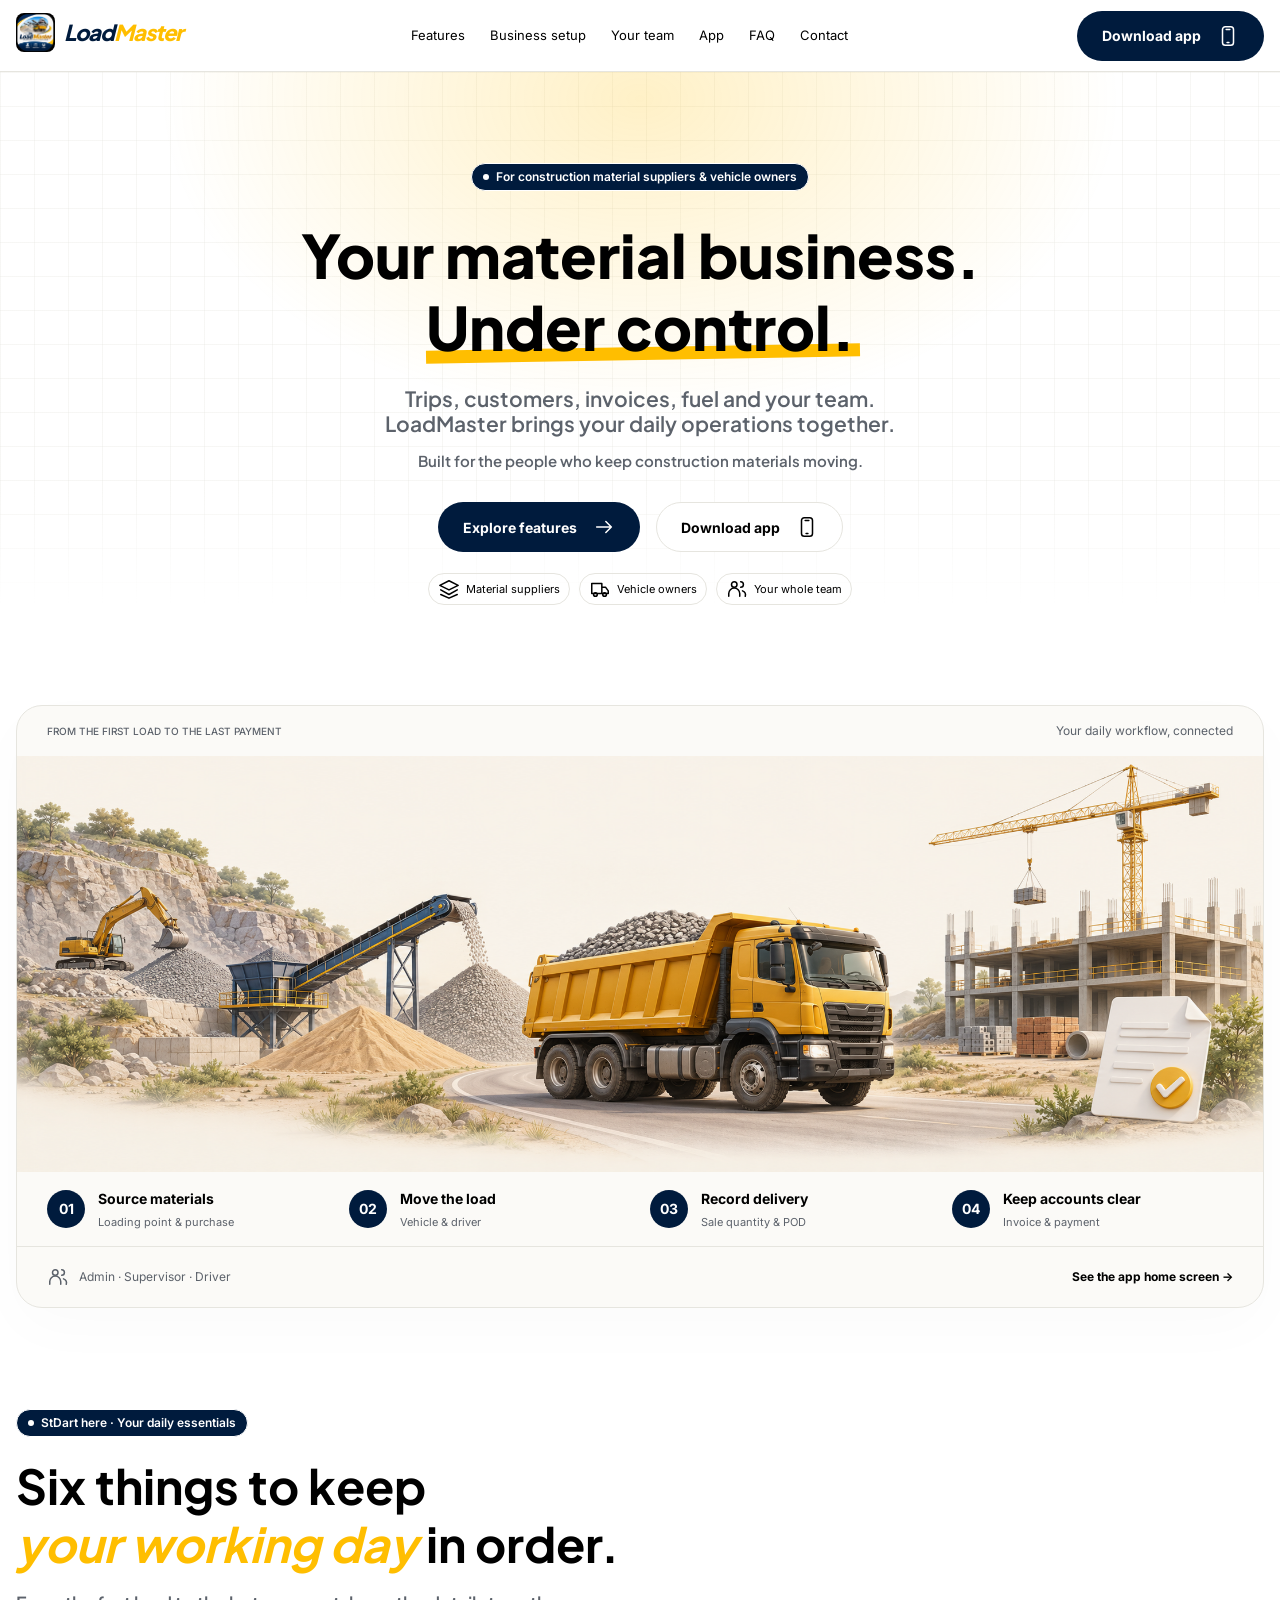
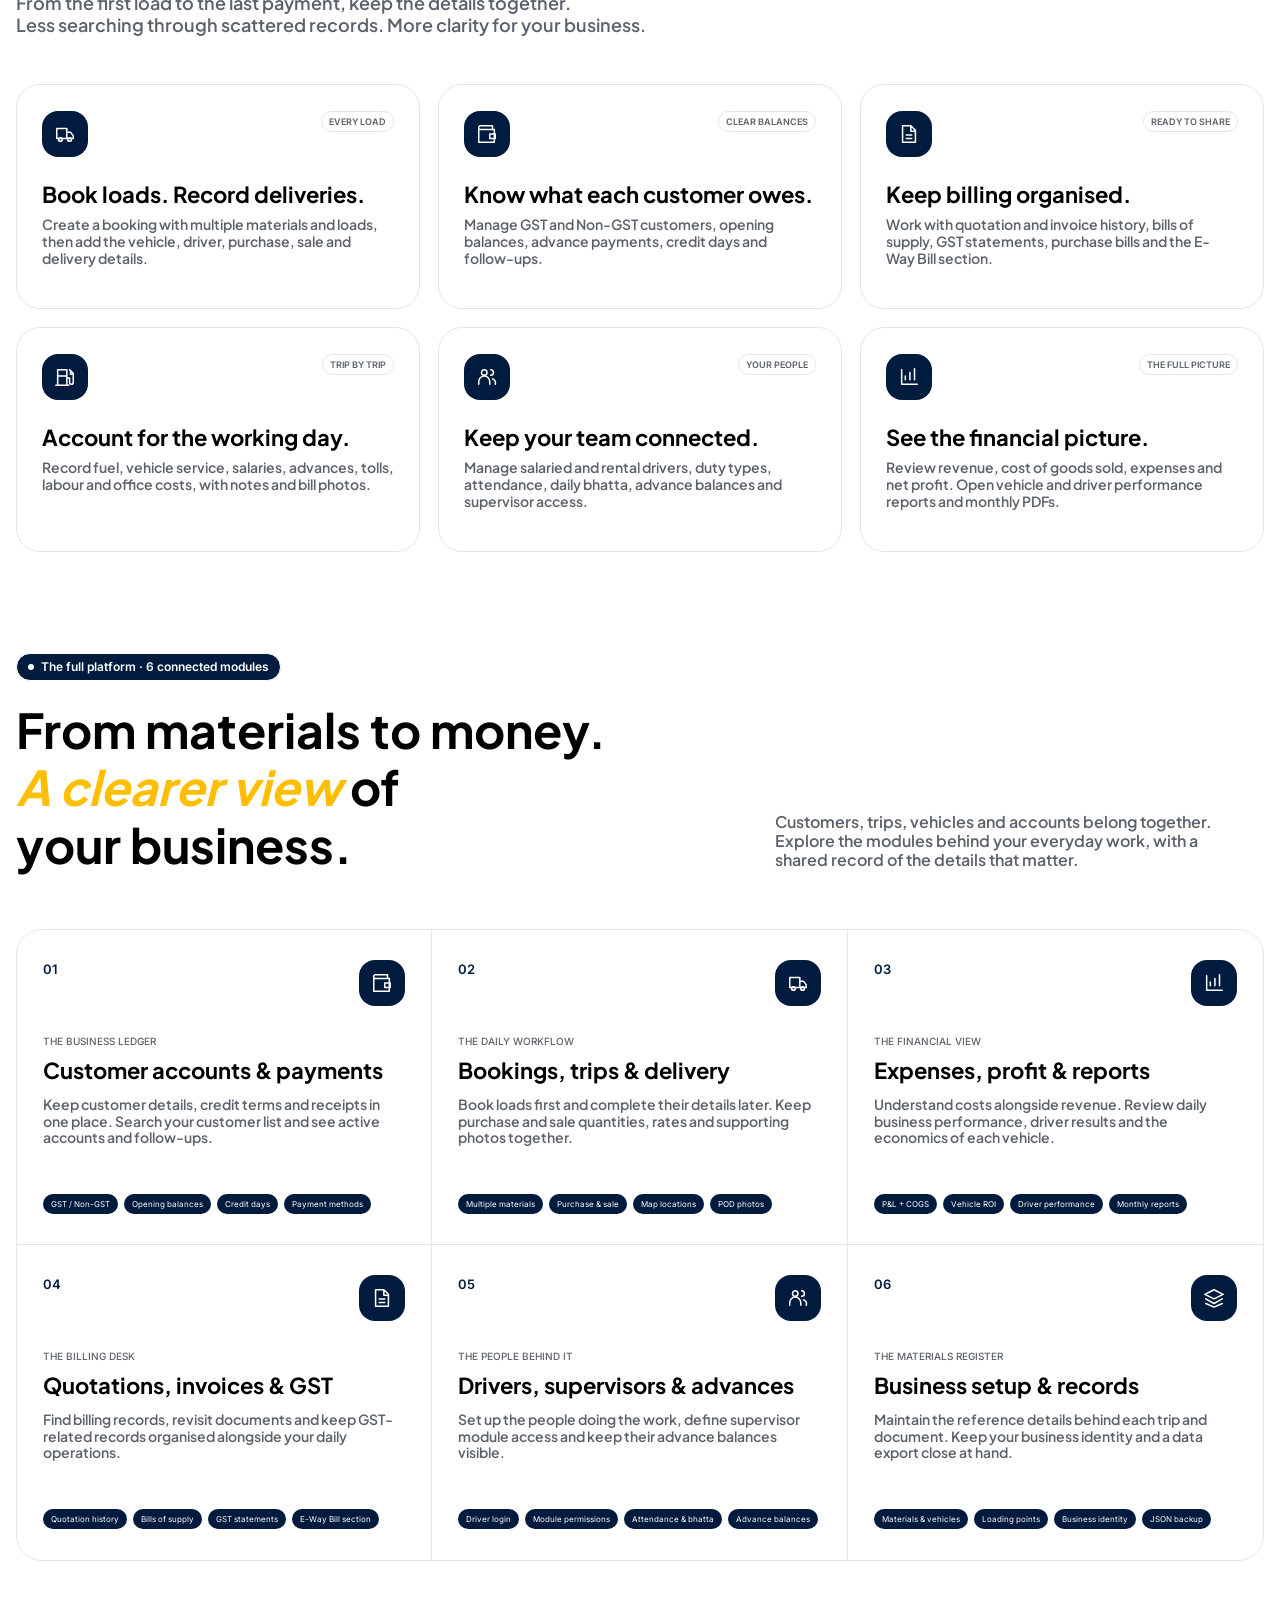
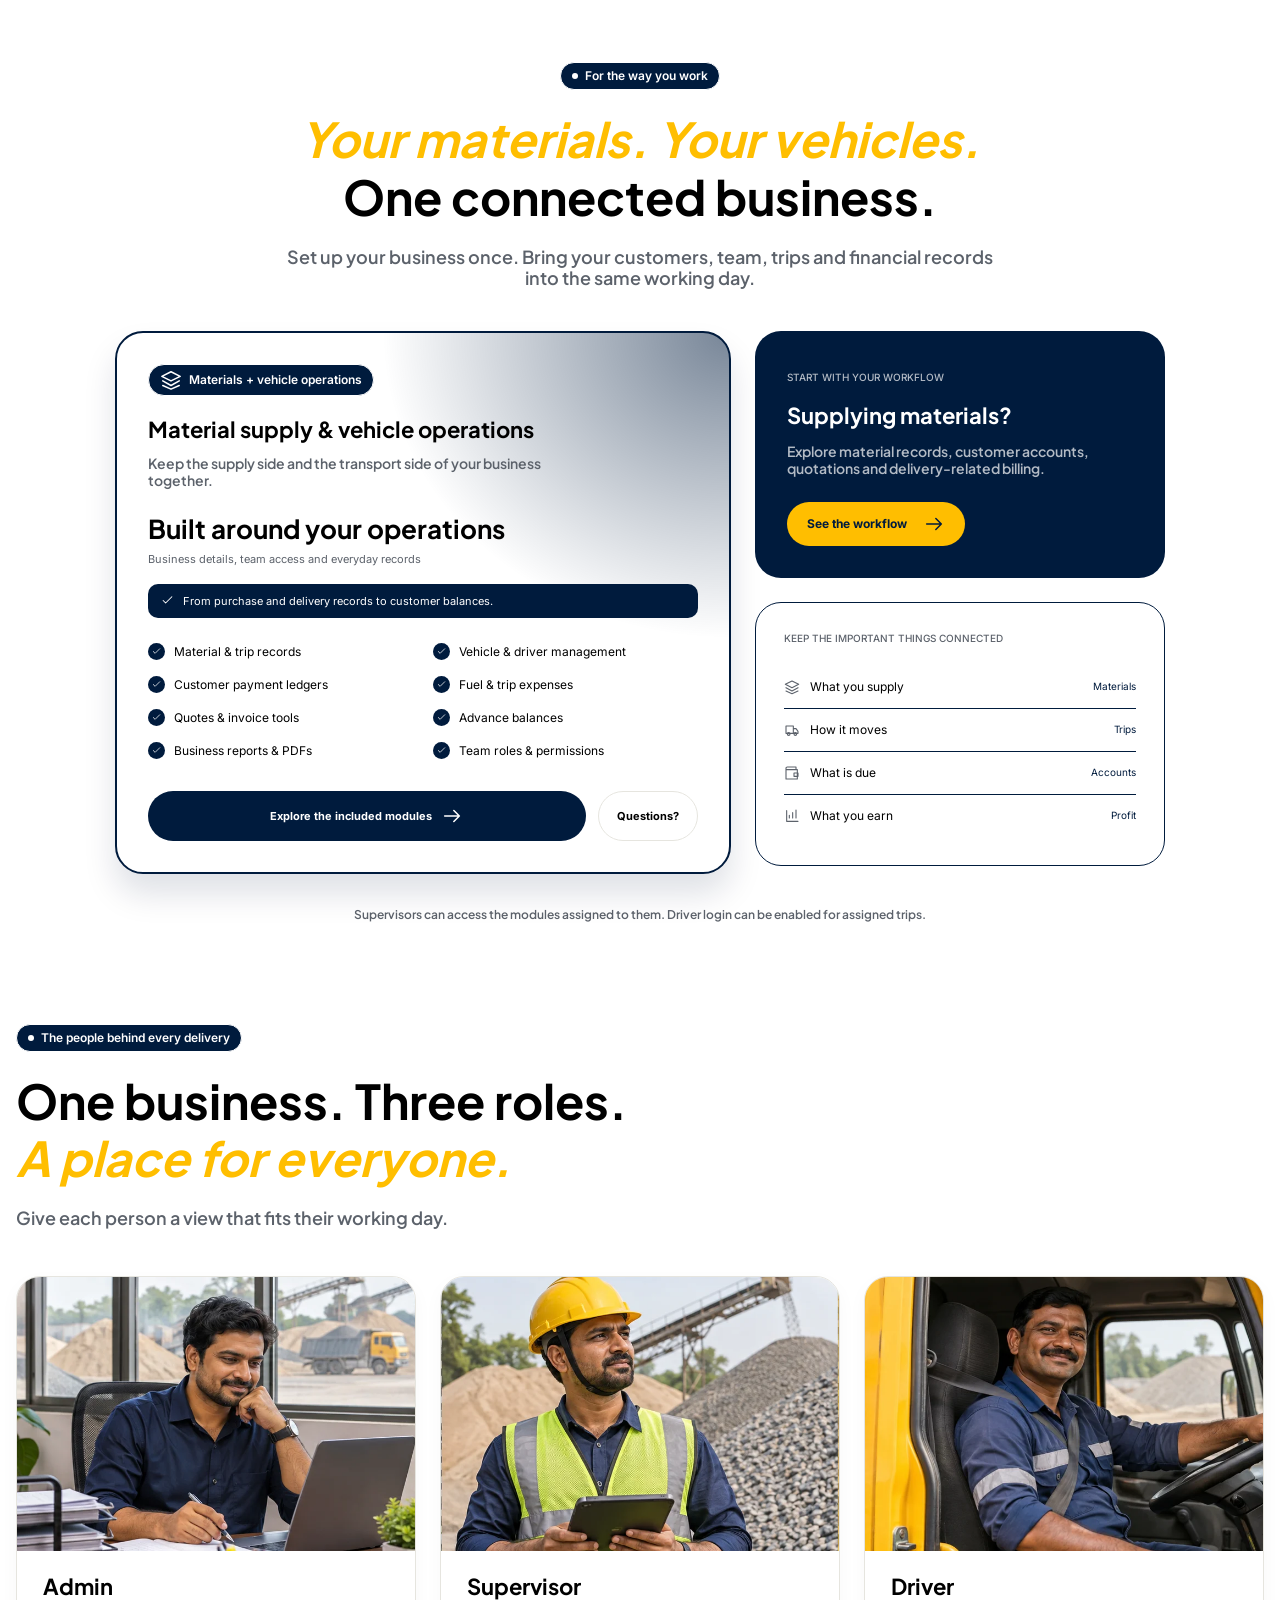
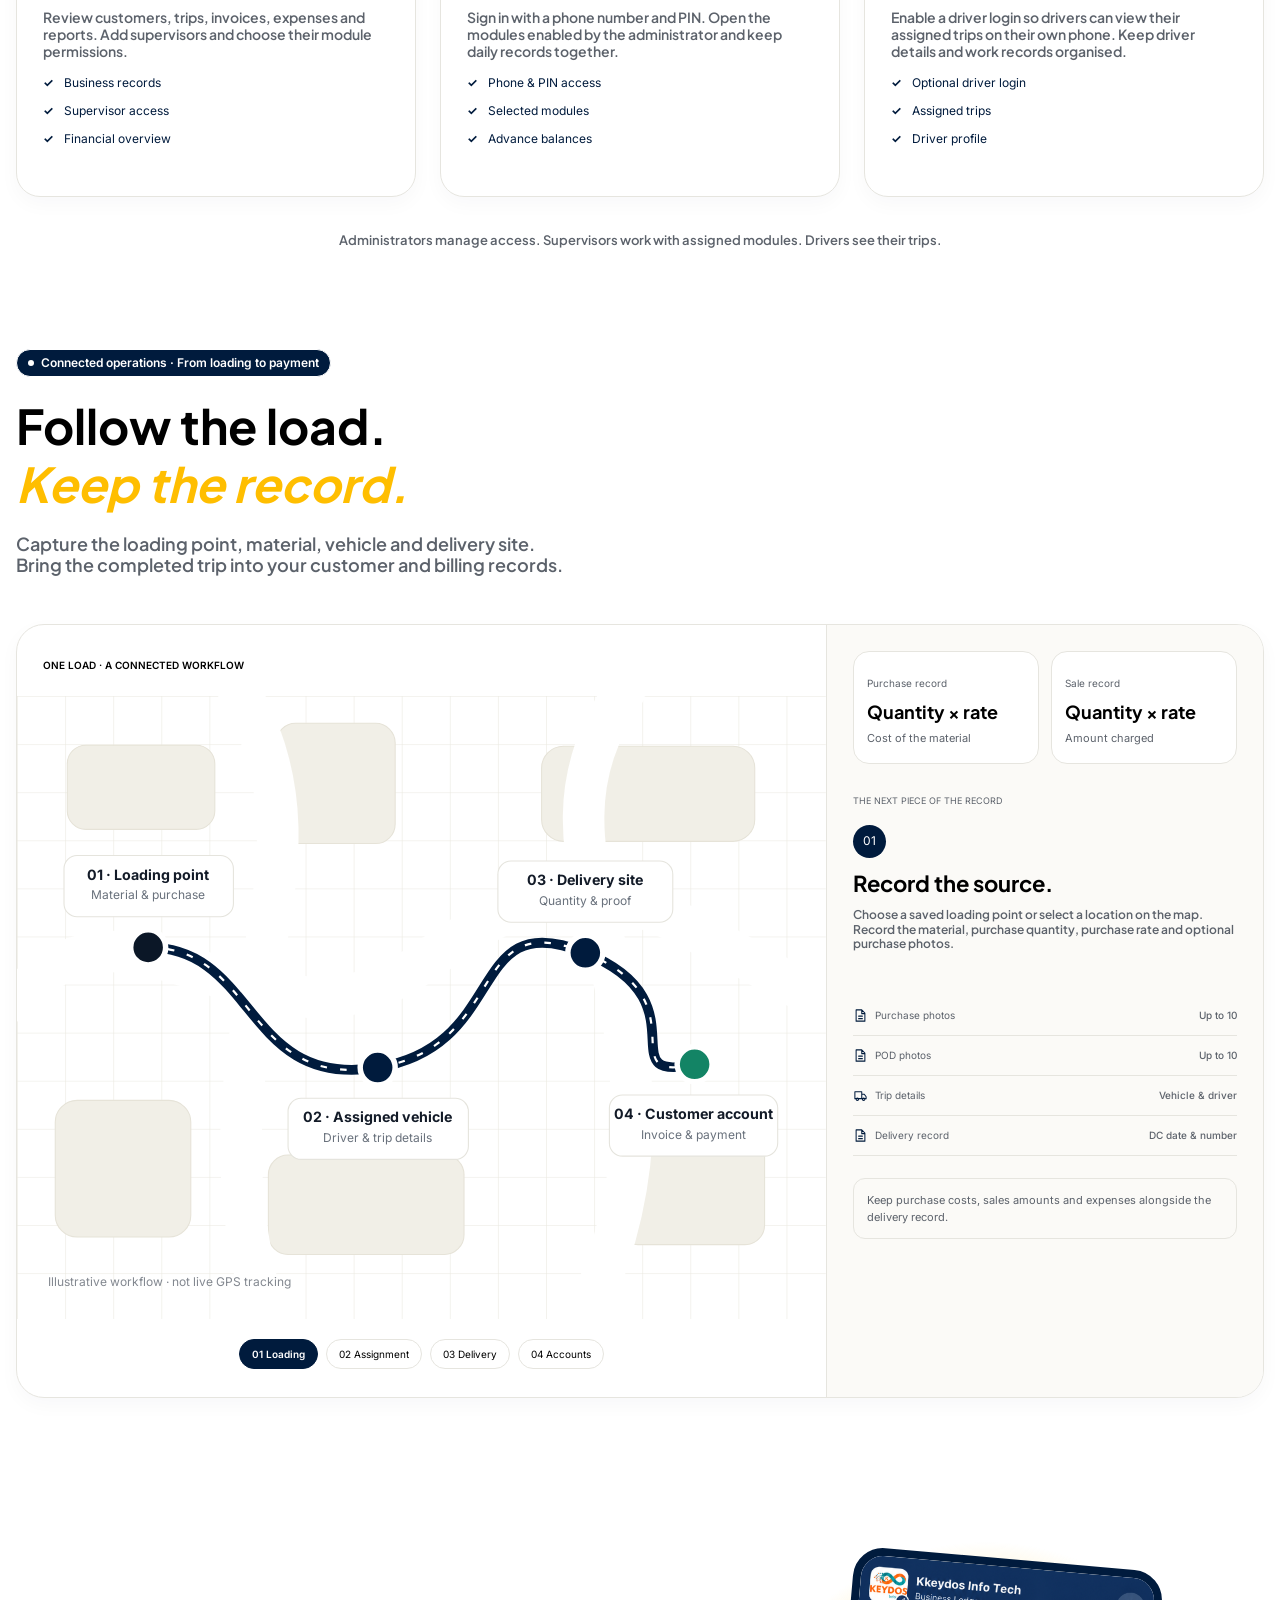
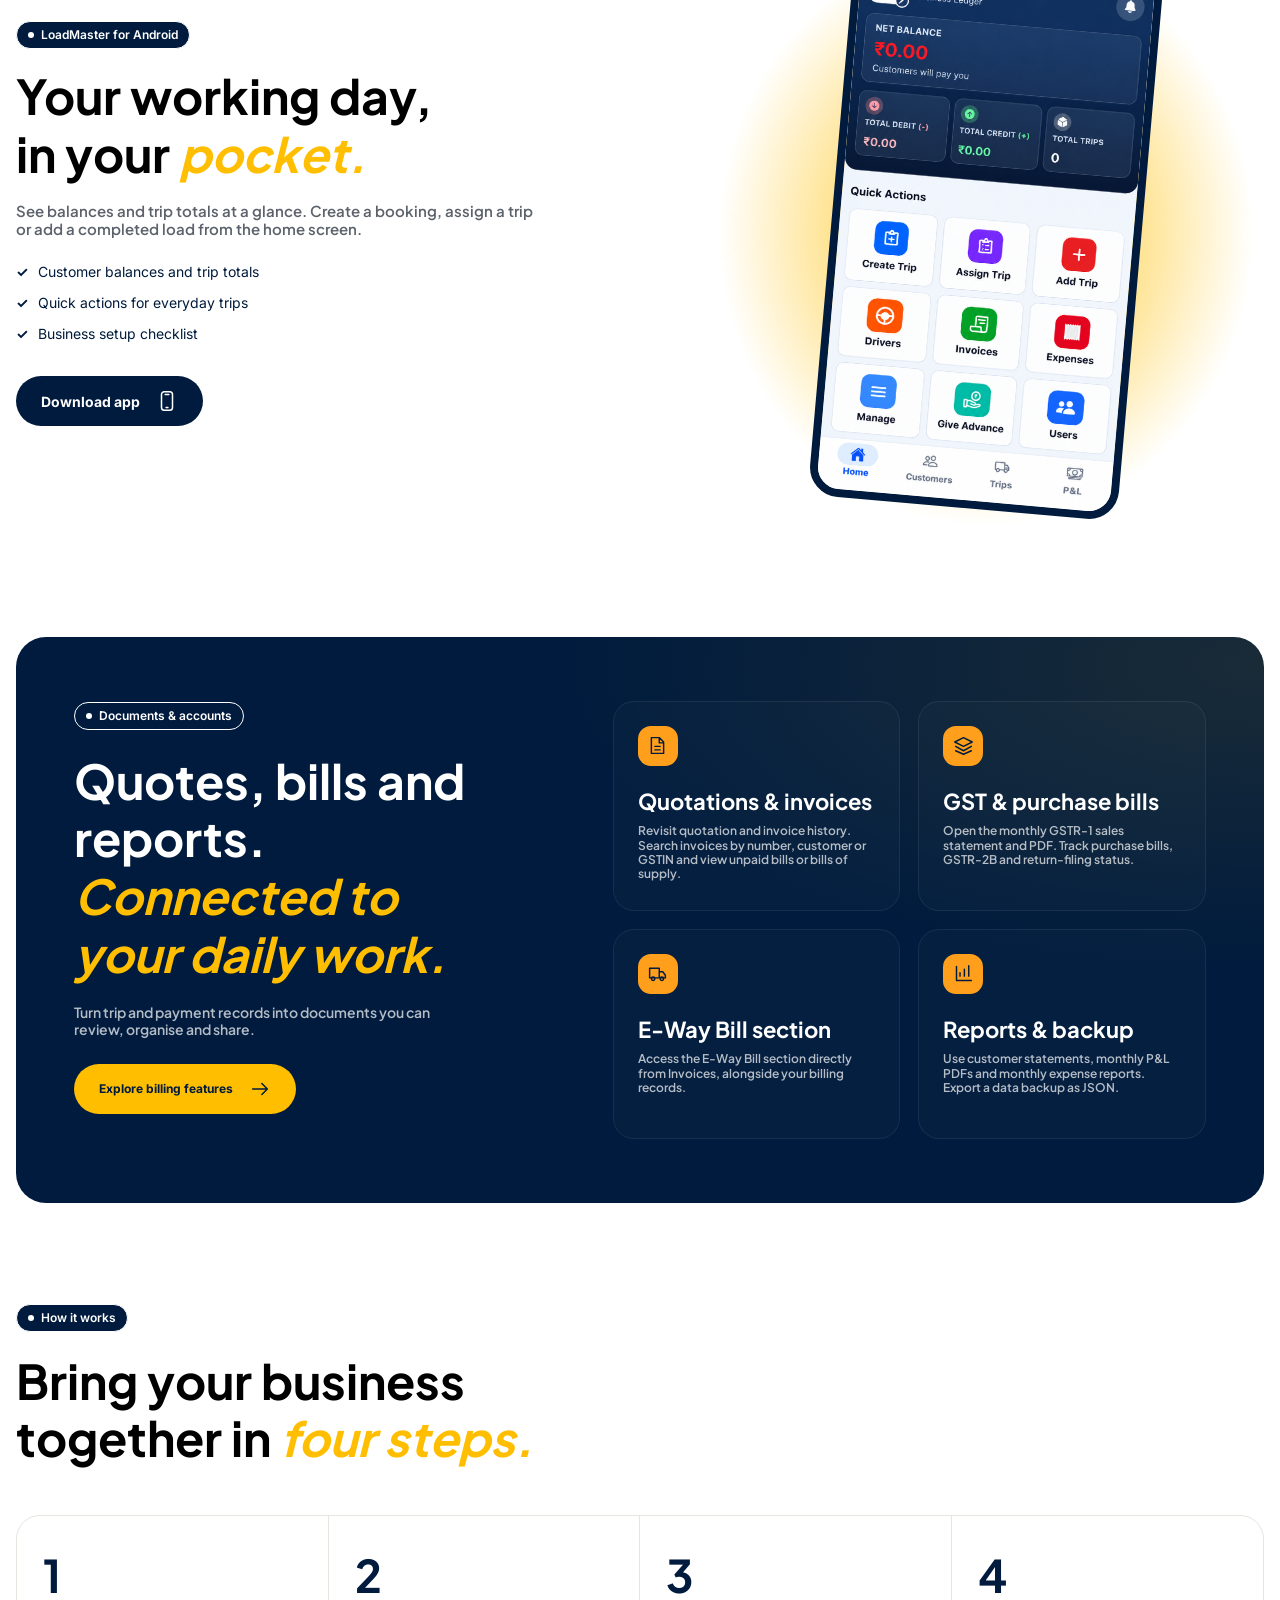
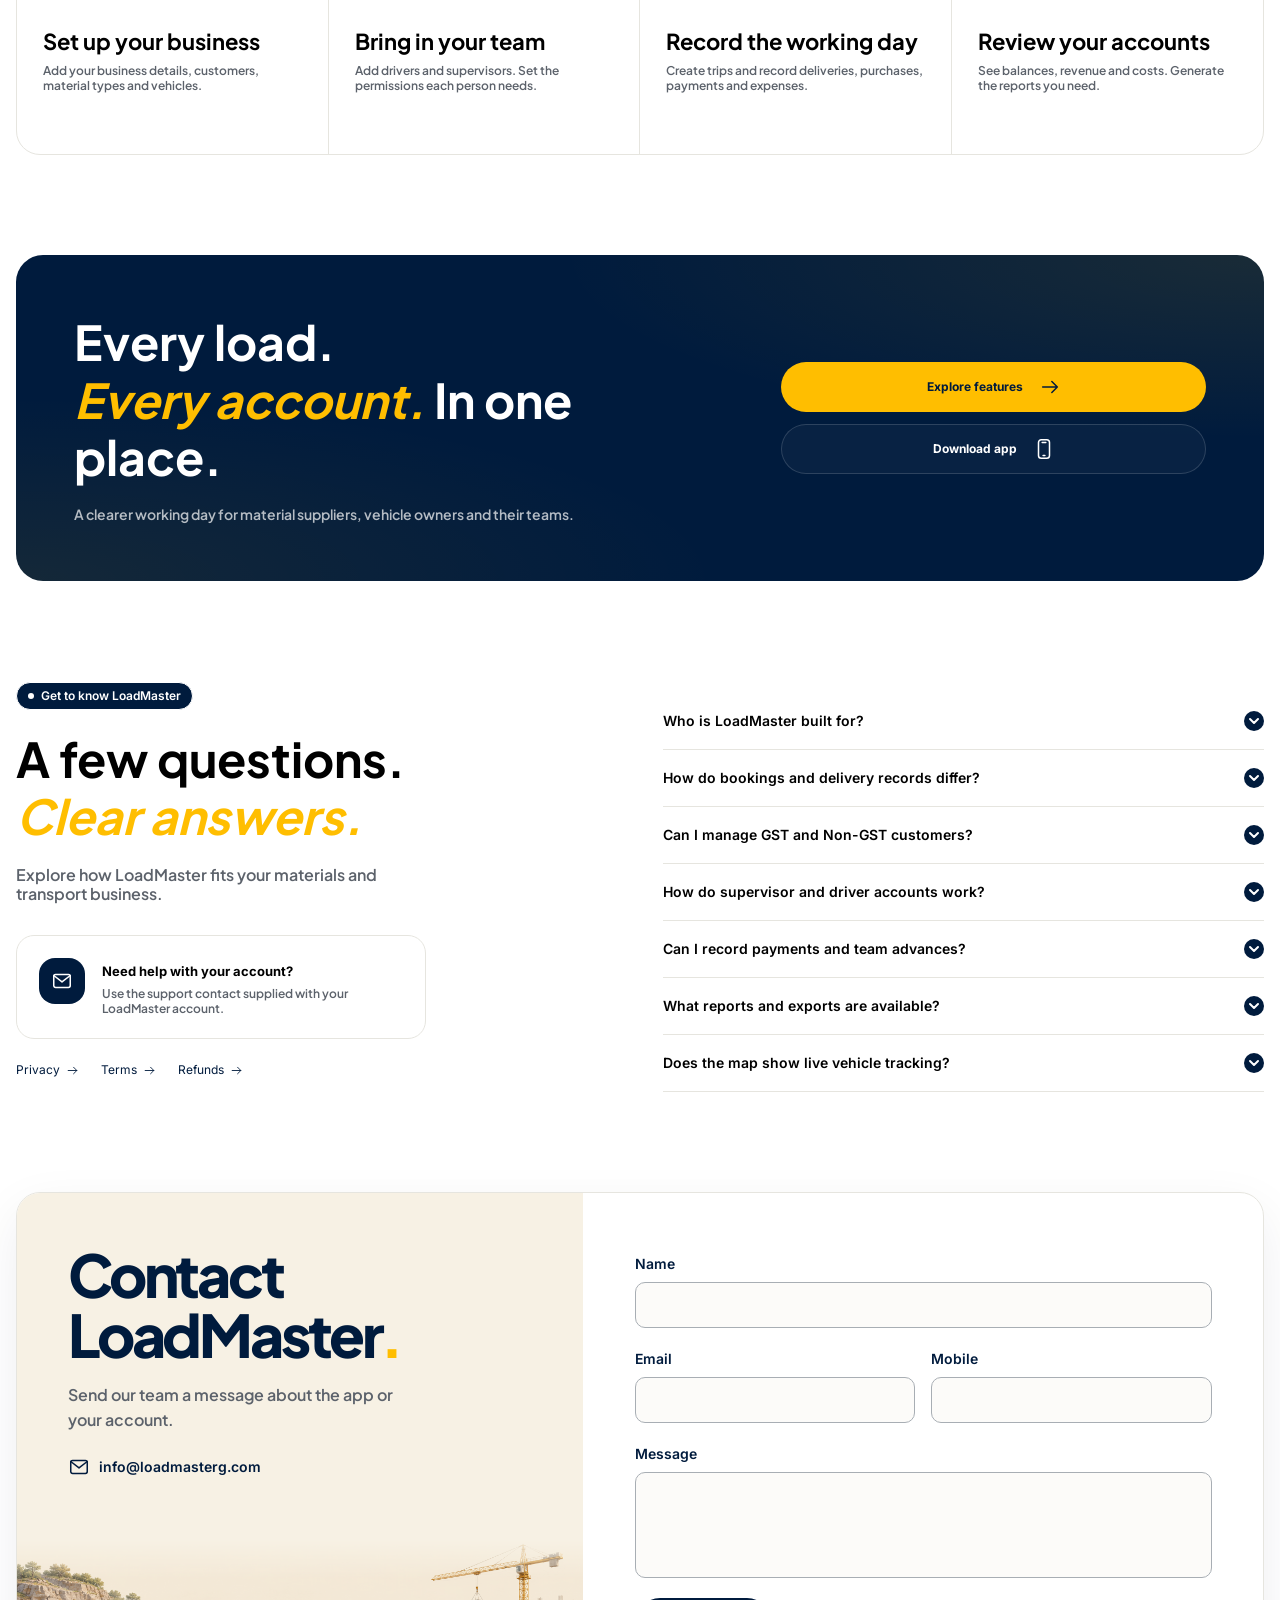
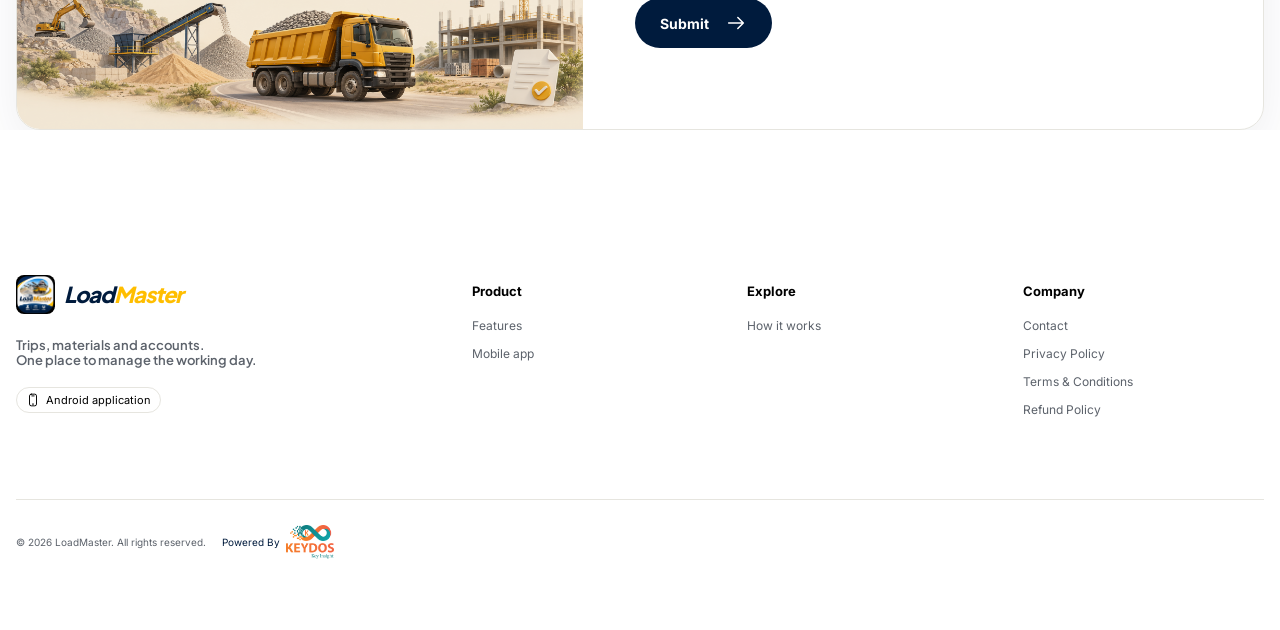
<file: index.html>
<!doctype html>
<html lang="en">
<head>
	<meta charset="UTF-8">
	<meta name="viewport" content="width=device-width,initial-scale=1">
	<meta name="description"
	      content="Manage construction material trips, customer accounts, quotes, invoices, expenses and your team with LoadMaster.">
	<title>LoadMaster — Every load. Every account. Under control.</title>

	<link rel="icon" href="assets/images/loadmaster-logo.webp" />

	<link rel="stylesheet" href="assets/vendor/aos/aos.css">

	<link rel="stylesheet" href="assets/styles/fonts.css">
	<link rel="stylesheet" href="assets/styles/main.css">

	<script src="assets/vendor/aos/aos.js" defer></script>
	<script src="assets/scripts/main.js" defer></script>
</head>
<body>
<header class="header">
	<div class="container header__inner">
		<a class="brand-link" href="index.html" aria-label="LoadMaster home"
		><span class="brand"
		><img
				src="assets/images/loadmaster-logo.webp"
				width="39"
				height="39"
				alt=""
				class="brand__image"
		/><span class="brand__name">Load<span class="brand__accent">Master</span></span></span
		></a
		>
		<nav class="header__nav" id="navigation" aria-label="Main navigation">
			<a href="#features" class="header__link">Features</a
			><a href="#plans" class="header__link">Business setup</a
		><a href="#team" class="header__link">Your team</a
		><a href="#download" class="header__link">App</a>
			<a href="#faq" class="header__link">FAQ</a>
			<a href="#contact" class="header__link">Contact</a>
		</nav>
		<a class="button button--dark header__download" href="#"
		>Download app
			<svg
					class="icon button__icon header__download-icon"
					aria-hidden="true"
			>
				<use href="assets/images/icons.svg#icon-phone"></use>
			</svg>
		</a>
		<button
				type="button"
				class="header__toggle"
				aria-label="Open navigation"
				aria-expanded="false"
				aria-controls="navigation"
		>
          <span class="header__toggle-line--top header__toggle-line"></span
          ><span class="header__toggle-line--middle header__toggle-line"></span
		><span class="header__toggle-line--bottom header__toggle-line"></span>
		</button>
	</div>
</header>

<main id="main">
	<section class="hero">
		<div class="hero__grid"></div>
		<div class="container">
			<div class="hero__copy">
            <span class="eyebrow"
            ><i class="eyebrow__dot"></i>For construction material suppliers &amp; vehicle owners</span
            >
				<h1 class="hero__title">
					Your material business.<br/>
					<span class="hero__highlight">Under control.</span>
				</h1>
				<p class="hero__lead">
					Trips, customers, invoices, fuel and your team.<br class="hero__lead-break"/>
					LoadMaster brings your daily operations together.
				</p>
				<p class="hero__sub">Built for the people who keep construction materials moving.</p>
				<div class="button-group">
					<a class="button button--dark" href="#features"
					>Explore features
						<svg class="icon button__icon" viewBox="0 0 24 24" aria-hidden="true">
							<use href="assets/images/icons.svg#icon-arrow-right"></use>
						</svg>
					</a
					><a class="button button--white" href="#"
				>Download app
					<svg class="icon button__icon" viewBox="0 0 24 24" aria-hidden="true">
						<use href="assets/images/icons.svg#icon-phone"></use>
					</svg>
				</a>
				</div>
				<div class="hero__chips">
              <span class="hero__chip"
              ><svg class="icon hero__chip-icon" viewBox="0 0 24 24" aria-hidden="true">
                  <use href="assets/images/icons.svg#icon-layers"></use></svg
              >Material suppliers</span
              ><span class="hero__chip"
				><svg class="icon hero__chip-icon" viewBox="0 0 24 24" aria-hidden="true">
                  <use href="assets/images/icons.svg#icon-truck"></use></svg
				>Vehicle owners</span
				><span class="hero__chip"
				><svg class="icon hero__chip-icon" viewBox="0 0 24 24" aria-hidden="true">
                  <use href="assets/images/icons.svg#icon-users"></use></svg
				>Your whole team</span
				>
				</div>
			</div>
		</div>
	</section>
	<section class="material-story">
		<div class="container">
			<div class="material-story__panel" data-aos="fade-up">
				<div class="material-story__heading">
              <span class="module-label material-story__kicker"
              >FROM THE FIRST LOAD TO THE LAST PAYMENT</span
              ><span class="material-story__label">Your daily workflow, connected</span>
				</div>
				<img
						class="material-story__art"
						src="assets/images/material-journey.png"
						alt="Illustration of a quarry, a loaded tipper truck and a construction site"
						width="2172"
						height="724"
						fetchpriority="high"
				/>
				<ol class="material-story__steps">
					<li class="material-story__step">
						<span class="material-story__number">01</span>
						<div>
							<strong class="material-story__title">Source materials</strong
							><small class="material-story__caption">Loading point &amp; purchase</small>
						</div>
					</li>
					<li class="material-story__step">
						<span class="material-story__number">02</span>
						<div>
							<strong class="material-story__title">Move the load</strong
							><small class="material-story__caption">Vehicle &amp; driver</small>
						</div>
					</li>
					<li class="material-story__step">
						<span class="material-story__number">03</span>
						<div>
							<strong class="material-story__title">Record delivery</strong
							><small class="material-story__caption">Sale quantity &amp; POD</small>
						</div>
					</li>
					<li class="material-story__step">
						<span class="material-story__number">04</span>
						<div>
							<strong class="material-story__title">Keep accounts clear</strong
							><small class="material-story__caption">Invoice &amp; payment</small>
						</div>
					</li>
				</ol>
				<div class="material-story__bottom">
              <span class="material-story__note"
              ><svg class="icon" viewBox="0 0 24 24" aria-hidden="true">
                  <use href="assets/images/icons.svg#icon-users"></use></svg
              >Admin · Supervisor · Driver</span
              ><a class="text-link material-story__link" href="#app-gallery"
				>See the app home screen →</a
				>
				</div>
			</div>
		</div>
	</section>
	<section id="features" class="features section">
		<div class="container">
			<div class="section__intro" data-aos="fade-up">
				<span class="eyebrow"><i class="eyebrow__dot"></i>StDart here · Your daily essentials</span>
				<h2 class="section__title">
					Six things to keep<br/>
					<em>your working day</em> in order.
				</h2>
				<p class="section__description">
					From the first load to the last payment, keep the details together.<br class="desktop"/>
					Less searching through scattered records. More clarity for your business.
				</p>
			</div>

			<div class="features__grid">
				<article class="feature-card" data-aos="fade-up" data-aos-delay="0">
					<div class="feature-card__header">
      <span class="icon-tile">
        <svg class="icon" viewBox="0 0 24 24" aria-hidden="true">
          <use href="assets/images/icons.svg#icon-truck"></use>
        </svg>
      </span>
						<span class="mini-label">EVERY LOAD</span>
					</div>
					<h3 class="feature-card__title">Book loads. Record deliveries.</h3>
					<p class="feature-card__description">
						Create a booking with multiple materials and loads, then add the vehicle, driver,
						purchase, sale and delivery details.
					</p>
				</article>

				<article class="feature-card" data-aos="fade-up" data-aos-delay="100">
					<div class="feature-card__header">
      <span class="icon-tile">
        <svg class="icon" viewBox="0 0 24 24" aria-hidden="true">
          <use href="assets/images/icons.svg#icon-wallet"></use>
        </svg>
      </span>
						<span class="mini-label">CLEAR BALANCES</span>
					</div>
					<h3 class="feature-card__title">Know what each customer owes.</h3>
					<p class="feature-card__description">
						Manage GST and Non-GST customers, opening balances, advance payments, credit days and
						follow-ups.
					</p>
				</article>

				<article class="feature-card" data-aos="fade-up" data-aos-delay="200">
					<div class="feature-card__header">
      <span class="icon-tile">
        <svg class="icon" viewBox="0 0 24 24" aria-hidden="true">
          <use href="assets/images/icons.svg#icon-document"></use>
        </svg>
      </span>
						<span class="mini-label">READY TO SHARE</span>
					</div>
					<h3 class="feature-card__title">Keep billing organised.</h3>
					<p class="feature-card__description">
						Work with quotation and invoice history, bills of supply, GST statements, purchase bills
						and the E-Way Bill section.
					</p>
				</article>

				<article class="feature-card" data-aos="fade-up" data-aos-delay="300">
					<div class="feature-card__header">
      <span class="icon-tile">
        <svg class="icon" viewBox="0 0 24 24" aria-hidden="true">
          <use href="assets/images/icons.svg#icon-fuel"></use>
        </svg>
      </span>
						<span class="mini-label">TRIP BY TRIP</span>
					</div>
					<h3 class="feature-card__title">Account for the working day.</h3>
					<p class="feature-card__description">
						Record fuel, vehicle service, salaries, advances, tolls, labour and office costs, with
						notes and bill photos.
					</p>
				</article>

				<article class="feature-card" data-aos="fade-up" data-aos-delay="400">
					<div class="feature-card__header">
      <span class="icon-tile">
        <svg class="icon" viewBox="0 0 24 24" aria-hidden="true">
          <use href="assets/images/icons.svg#icon-users"></use>
        </svg>
      </span>
						<span class="mini-label">YOUR PEOPLE</span>
					</div>
					<h3 class="feature-card__title">Keep your team connected.</h3>
					<p class="feature-card__description">
						Manage salaried and rental drivers, duty types, attendance, daily bhatta, advance
						balances and supervisor access.
					</p>
				</article>

				<article class="feature-card" data-aos="fade-up" data-aos-delay="500">
					<div class="feature-card__header">
      <span class="icon-tile">
        <svg class="icon" viewBox="0 0 24 24" aria-hidden="true">
          <use href="assets/images/icons.svg#icon-chart"></use>
        </svg>
      </span>
						<span class="mini-label">THE FULL PICTURE</span>
					</div>
					<h3 class="feature-card__title">See the financial picture.</h3>
					<p class="feature-card__description">
						Review revenue, cost of goods sold, expenses and net profit. Open vehicle and driver
						performance reports and monthly PDFs.
					</p>
				</article>
			</div>
		</div>
	</section>
	<section id="platform" class="platform section">
		<div class="container">
			<div class="section__intro-split" data-aos="fade-up">
				<div>
              <span class="eyebrow"
              ><i class="eyebrow__dot"></i>The full platform · 6 connected modules</span
              >
					<h2 class="section__split-title">
						From materials to money.<br/>
						<em>A clearer view</em> of<br class="section__split-break"/>
						your business.
					</h2>
				</div>
				<p class="section__split-description">
					Customers, trips, vehicles and accounts belong together. Explore the modules behind your
					everyday work, with a shared record of the details that matter.
				</p>
			</div>

			<div class="platform__grid">
				<article class="module-card" id="module-1" data-aos="fade-up" data-aos-delay="0">
					<div class="module-card__header">
						<span class="module-card__number">01</span>
						<span class="icon-tile icon-tile--dark">
        <svg class="icon" viewBox="0 0 24 24" aria-hidden="true">
          <use href="assets/images/icons.svg#icon-wallet"></use>
        </svg>
      </span>
					</div>
					<span class="module-label">THE BUSINESS LEDGER</span>
					<h3 class="module-card__title">Customer accounts &amp; payments</h3>
					<p class="module-card__description">
						Keep customer details, credit terms and receipts in one place. Search your customer list
						and see active accounts and follow-ups.
					</p>
					<div class="tags">
						<span class="tags__item">GST / Non-GST</span>
						<span class="tags__item">Opening balances</span>
						<span class="tags__item">Credit days</span>
						<span class="tags__item">Payment methods</span>
					</div>
				</article>

				<article class="module-card" id="module-2" data-aos="fade-up" data-aos-delay="100">
					<div class="module-card__header">
						<span class="module-card__number">02</span>
						<span class="icon-tile icon-tile--dark">
        <svg class="icon" viewBox="0 0 24 24" aria-hidden="true">
          <use href="assets/images/icons.svg#icon-truck"></use>
        </svg>
      </span>
					</div>
					<span class="module-label">THE DAILY WORKFLOW</span>
					<h3 class="module-card__title">Bookings, trips &amp; delivery</h3>
					<p class="module-card__description">
						Book loads first and complete their details later. Keep purchase and sale quantities,
						rates and supporting photos together.
					</p>
					<div class="tags">
						<span class="tags__item">Multiple materials</span>
						<span class="tags__item">Purchase &amp; sale</span>
						<span class="tags__item">Map locations</span>
						<span class="tags__item">POD photos</span>
					</div>
				</article>

				<article class="module-card" id="module-3" data-aos="fade-up" data-aos-delay="200">
					<div class="module-card__header">
						<span class="module-card__number">03</span>
						<span class="icon-tile icon-tile--dark">
        <svg class="icon" viewBox="0 0 24 24" aria-hidden="true">
          <use href="assets/images/icons.svg#icon-chart"></use>
        </svg>
      </span>
					</div>
					<span class="module-label">THE FINANCIAL VIEW</span>
					<h3 class="module-card__title">Expenses, profit &amp; reports</h3>
					<p class="module-card__description">
						Understand costs alongside revenue. Review daily business performance, driver results and
						the economics of each vehicle.
					</p>
					<div class="tags">
						<span class="tags__item">P&amp;L + COGS</span>
						<span class="tags__item">Vehicle ROI</span>
						<span class="tags__item">Driver performance</span>
						<span class="tags__item">Monthly reports</span>
					</div>
				</article>

				<article class="module-card" id="module-4" data-aos="fade-up" data-aos-delay="300">
					<div class="module-card__header">
						<span class="module-card__number">04</span>
						<span class="icon-tile icon-tile--dark">
        <svg class="icon" viewBox="0 0 24 24" aria-hidden="true">
          <use href="assets/images/icons.svg#icon-document"></use>
        </svg>
      </span>
					</div>
					<span class="module-label">THE BILLING DESK</span>
					<h3 class="module-card__title">Quotations, invoices &amp; GST</h3>
					<p class="module-card__description">
						Find billing records, revisit documents and keep GST-related records organised alongside
						your daily operations.
					</p>
					<div class="tags">
						<span class="tags__item">Quotation history</span>
						<span class="tags__item">Bills of supply</span>
						<span class="tags__item">GST statements</span>
						<span class="tags__item">E-Way Bill section</span>
					</div>
				</article>

				<article class="module-card" id="module-5" data-aos="fade-up" data-aos-delay="400">
					<div class="module-card__header">
						<span class="module-card__number">05</span>
						<span class="icon-tile icon-tile--dark">
        <svg class="icon" viewBox="0 0 24 24" aria-hidden="true">
          <use href="assets/images/icons.svg#icon-users"></use>
        </svg>
      </span>
					</div>
					<span class="module-label">THE PEOPLE BEHIND IT</span>
					<h3 class="module-card__title">Drivers, supervisors &amp; advances</h3>
					<p class="module-card__description">
						Set up the people doing the work, define supervisor module access and keep their advance
						balances visible.
					</p>
					<div class="tags">
						<span class="tags__item">Driver login</span>
						<span class="tags__item">Module permissions</span>
						<span class="tags__item">Attendance &amp; bhatta</span>
						<span class="tags__item">Advance balances</span>
					</div>
				</article>

				<article class="module-card" id="module-6" data-aos="fade-up" data-aos-delay="500">
					<div class="module-card__header">
						<span class="module-card__number">06</span>
						<span class="icon-tile icon-tile--dark">
        <svg class="icon" viewBox="0 0 24 24" aria-hidden="true">
          <use href="assets/images/icons.svg#icon-layers"></use>
        </svg>
      </span>
					</div>
					<span class="module-label">THE MATERIALS REGISTER</span>
					<h3 class="module-card__title">Business setup &amp; records</h3>
					<p class="module-card__description">
						Maintain the reference details behind each trip and document. Keep your business identity
						and a data export close at hand.
					</p>
					<div class="tags">
						<span class="tags__item">Materials &amp; vehicles</span>
						<span class="tags__item">Loading points</span>
						<span class="tags__item">Business identity</span>
						<span class="tags__item">JSON backup</span>
					</div>
				</article>
			</div>
		</div>
	</section>

	<section id="plans" class="plans section">
		<div class="container">
			<div class="section__intro section__intro--centered" data-aos="fade-up">
				<span class="eyebrow"><i class="eyebrow__dot"></i>For the way you work</span>
				<h2 class="section__title">
					<em>Your materials. Your vehicles.</em><br/>
					One connected business.
				</h2>
				<p class="section__description">
					Set up your business once. Bring your customers, team, trips and financial records into the
					same working day.
				</p>
			</div>
			<div class="plans__layout" data-aos="fade-up">
				<article class="main-plan">
              <span class="eyebrow eyebrow--solid"
              ><svg class="icon eyebrow__icon" viewBox="0 0 24 24" aria-hidden="true">
                  <use href="assets/images/icons.svg#icon-layers"></use></svg
              >Materials + vehicle operations</span
              >
					<h3 class="main-plan__title">Material supply &amp; vehicle operations</h3>
					<p class="main-plan__description">
						Keep the supply side and the transport side of your business together.
					</p>
					<div class="main-plan__value">
						Built around your operations<span class="main-plan__caption"
					>Business details, team access and everyday records</span
					>
					</div>
					<div class="plan-note">
						<svg class="icon" viewBox="0 0 24 24" aria-hidden="true">
							<use href="assets/images/icons.svg#icon-check"></use>
						</svg>
						From purchase and delivery records to customer balances.
					</div>
					<ul class="check-grid">
						<li class="check-grid__item">
							<svg class="icon" viewBox="0 0 24 24" aria-hidden="true">
								<use href="assets/images/icons.svg#icon-check"></use>
							</svg>
							Material &amp; trip records
						</li>
						<li class="check-grid__item">
							<svg class="icon" viewBox="0 0 24 24" aria-hidden="true">
								<use href="assets/images/icons.svg#icon-check"></use>
							</svg>
							Vehicle &amp; driver management
						</li>
						<li class="check-grid__item">
							<svg class="icon" viewBox="0 0 24 24" aria-hidden="true">
								<use href="assets/images/icons.svg#icon-check"></use>
							</svg>
							Customer payment ledgers
						</li>
						<li class="check-grid__item">
							<svg class="icon" viewBox="0 0 24 24" aria-hidden="true">
								<use href="assets/images/icons.svg#icon-check"></use>
							</svg>
							Fuel &amp; trip expenses
						</li>
						<li class="check-grid__item">
							<svg class="icon" viewBox="0 0 24 24" aria-hidden="true">
								<use href="assets/images/icons.svg#icon-check"></use>
							</svg>
							Quotes &amp; invoice tools
						</li>
						<li class="check-grid__item">
							<svg class="icon" viewBox="0 0 24 24" aria-hidden="true">
								<use href="assets/images/icons.svg#icon-check"></use>
							</svg>
							Advance balances
						</li>
						<li class="check-grid__item">
							<svg class="icon" viewBox="0 0 24 24" aria-hidden="true">
								<use href="assets/images/icons.svg#icon-check"></use>
							</svg>
							Business reports &amp; PDFs
						</li>
						<li class="check-grid__item">
							<svg class="icon" viewBox="0 0 24 24" aria-hidden="true">
								<use href="assets/images/icons.svg#icon-check"></use>
							</svg>
							Team roles &amp; permissions
						</li>
					</ul>
					<div class="main-plan__actions">
						<a class="button button--dark main-plan__primary-action" href="#platform"
						>Explore the included modules
							<svg class="icon button__icon" viewBox="0 0 24 24" aria-hidden="true">
								<use href="assets/images/icons.svg#icon-arrow-right"></use>
							</svg>
						</a
						><a class="button button--white" href="#faq">Questions? </a>
					</div>
				</article>
				<div class="plans__aside">
					<article class="dark-card">
						<span class="module-label">START WITH YOUR WORKFLOW</span>
						<h3 class="dark-card__title">Supplying materials?</h3>
						<p class="dark-card__description">
							Explore material records, customer accounts, quotations and delivery-related billing.
						</p>
						<a class="button button--yellow" href="#operations"
						>See the workflow
							<svg class="icon button__icon" viewBox="0 0 24 24" aria-hidden="true">
								<use href="assets/images/icons.svg#icon-arrow-right"></use>
							</svg>
						</a>
					</article>
					<article class="compare-card">
						<span class="module-label compare-card__label">KEEP THE IMPORTANT THINGS CONNECTED</span>
						<div class="compare-card__row">
							<svg class="icon" viewBox="0 0 24 24" aria-hidden="true">
								<use href="assets/images/icons.svg#icon-layers"></use>
							</svg>
							What you supply<span class="compare-card__caption">Materials</span>
						</div>
						<div class="compare-card__row">
							<svg class="icon" viewBox="0 0 24 24" aria-hidden="true">
								<use href="assets/images/icons.svg#icon-truck"></use>
							</svg>
							How it moves<span class="compare-card__caption">Trips</span>
						</div>
						<div class="compare-card__row">
							<svg class="icon" viewBox="0 0 24 24" aria-hidden="true">
								<use href="assets/images/icons.svg#icon-wallet"></use>
							</svg>
							What is due<span class="compare-card__caption">Accounts</span>
						</div>
						<div class="compare-card__row">
							<svg class="icon" viewBox="0 0 24 24" aria-hidden="true">
								<use href="assets/images/icons.svg#icon-chart"></use>
							</svg>
							What you earn<span class="compare-card__caption">Profit</span>
						</div>
					</article>
				</div>
			</div>
			<p class="plan-footnote">
				Supervisors can access the modules assigned to them. Driver login can be enabled for assigned
				trips.
			</p>
		</div>
	</section>

	<section id="team" class="team section">
		<div class="container">
			<div class="section__intro" data-aos="fade-up">
				<span class="eyebrow"><i class="eyebrow__dot"></i>The people behind every delivery</span>
				<h2 class="section__title">
					One business. Three roles.<br/>
					<em>A place for everyone.</em>
				</h2>
				<p class="section__description">Give each person a view that fits their working day.</p>
			</div>

			<div class="team__grid">
				<article class="role-card" data-aos="fade-up" data-aos-delay="0">
					<img
							class="role-card__photo"
							src="assets/images/role-admin.webp"
							alt=""
							width="724"
							height="724"
							loading="lazy"
							decoding="async"
					/>
					<div class="role-card__body">
						<h3 class="role-card__title">Admin</h3>
						<p class="role-card__description">
							Review customers, trips, invoices, expenses and reports. Add supervisors and choose
							their module permissions.
						</p>
						<ul class="role-card__checklist">
							<li class="role-card__check">Business records</li>
							<li class="role-card__check">Supervisor access</li>
							<li class="role-card__check">Financial overview</li>
						</ul>
					</div>
				</article>

				<article class="role-card" data-aos="fade-up" data-aos-delay="100">
					<img
							class="role-card__photo"
							src="assets/images/role-supervisor.webp"
							alt=""
							width="724"
							height="724"
							loading="lazy"
							decoding="async"
					/>
					<div class="role-card__body">
						<h3 class="role-card__title">Supervisor</h3>
						<p class="role-card__description">
							Sign in with a phone number and PIN. Open the modules enabled by the administrator and
							keep daily records together.
						</p>
						<ul class="role-card__checklist">
							<li class="role-card__check">Phone &amp; PIN access</li>
							<li class="role-card__check">Selected modules</li>
							<li class="role-card__check">Advance balances</li>
						</ul>
					</div>
				</article>

				<article class="role-card" data-aos="fade-up" data-aos-delay="200">
					<img
							class="role-card__photo"
							src="assets/images/role-driver.webp"
							alt=""
							width="724"
							height="724"
							loading="lazy"
							decoding="async"
					/>
					<div class="role-card__body">
						<h3 class="role-card__title">Driver</h3>
						<p class="role-card__description">
							Enable a driver login so drivers can view their assigned trips on their own phone. Keep
							driver details and work records organised.
						</p>
						<ul class="role-card__checklist">
							<li class="role-card__check">Optional driver login</li>
							<li class="role-card__check">Assigned trips</li>
							<li class="role-card__check">Driver profile</li>
						</ul>
					</div>
				</article>
			</div>
			<p class="center-note" data-aos="fade-up">
				Administrators manage access. Supervisors work with assigned modules. Drivers see their
				trips.
			</p>
		</div>
	</section>
	<section id="operations" class="operations section">
		<div class="container">
			<div class="section__intro" data-aos="fade-up">
            <span class="eyebrow"
            ><i class="eyebrow__dot"></i>Connected operations · From loading to payment</span
            >
				<h2 class="section__title">
					Follow the load.<br/>
					<em>Keep the record.</em>
				</h2>
				<p class="section__description">
					Capture the loading point, material, vehicle and delivery site.<br/>
					Bring the completed trip into your customer and billing records.
				</p>
			</div>
			<div class="operations__board" data-aos="fade-up">
				<div class="map-panel">
					<div class="board-label">
                <span>ONE LOAD · A CONNECTED WORKFLOW</span
                ><span class="mini-pill">Select a stage →</span>
					</div>
					<svg
							class="route-map"
							viewBox="0 0 740 570"
							role="img"
							aria-label="Illustrative journey from a loading point, through a vehicle assignment, to a delivery site and customer account"
					>
						<defs>
							<pattern id="mapgrid" width="44" height="44" patternUnits="userSpaceOnUse">
								<path d="M44 0H0V44" fill="none" stroke="#eae8df" stroke-width="1"></path>
							</pattern>
						</defs>
						<rect width="740" height="570" fill="url(#mapgrid)"></rect>
						<g fill="#f1efe7" stroke="#e6e3d8">
							<rect x="46" y="45" width="135" height="77" rx="17"></rect>
							<rect x="237" y="25" width="109" height="110" rx="18"></rect>
							<rect x="480" y="46" width="195" height="87" rx="20"></rect>
							<rect x="35" y="370" width="124" height="125" rx="20"></rect>
							<rect x="230" y="420" width="179" height="91" rx="18"></rect>
							<rect x="550" y="380" width="134" height="122" rx="18"></rect>
						</g>
						<path
								d="M-10 290C100 140 220 350 370 245S550 175 755 290M200-10C310 170 140 310 235 590M560-10C430 170 660 290 510 590"
								fill="none"
								stroke="white"
								stroke-width="38"
						></path>
						<path
								d="M120 230C220 230 208 360 330 340S410 190 520 235 540 355 620 337"
								fill="none"
								stroke="#f4b400"
								stroke-width="9"
								stroke-linecap="round"
						></path>
						<path
								class="route-map__dash"
								d="M120 230C220 230 208 360 330 340S410 190 520 235 540 355 620 337"
								fill="none"
								stroke="#fff"
								stroke-width="2"
								stroke-dasharray="6 12"
						></path>
						<g stroke="#fff" stroke-width="5">
							<circle cx="120" cy="230" r="16" fill="#0b1727"></circle>
							<circle cx="330" cy="340" r="16" fill="#f4b400"></circle>
							<circle cx="520" cy="235" r="16" fill="#f4b400"></circle>
							<circle cx="620" cy="337" r="16" fill="#138465"></circle>
						</g>
						<g fill="#fff" stroke="#e5e4dd">
							<rect x="43" y="146" width="155" height="56" rx="12"></rect>
							<rect x="248" y="368" width="165" height="56" rx="12"></rect>
							<rect x="440" y="151" width="160" height="56" rx="12"></rect>
							<rect x="542" y="365" width="154" height="56" rx="12"></rect>
						</g>
						<g font-family="Inter, sans-serif" font-size="13" text-anchor="middle" fill="#131b28">
							<text x="120" y="168" font-weight="700">01 · Loading point</text>
							<text x="120" y="186" font-size="11" fill="#69717c">Material &amp; purchase</text>
							<text x="330" y="390" font-weight="700">02 · Assigned vehicle</text>
							<text x="330" y="408" font-size="11" fill="#69717c">Driver &amp; trip details</text>
							<text x="520" y="173" font-weight="700">03 · Delivery site</text>
							<text x="520" y="191" font-size="11" fill="#69717c">Quantity &amp; proof</text>
							<text x="619" y="387" font-weight="700">04 · Customer account</text>
							<text x="619" y="405" font-size="11" fill="#69717c">Invoice &amp; payment</text>
						</g>
						<text x="28" y="540" font-family="Inter, sans-serif" font-size="11" fill="#838890">
							Illustrative workflow · not live GPS tracking
						</text>
					</svg>
					<div class="stage-picker" aria-label="Explore a trip stage">
						<button data-stage="0" aria-pressed="true" class="stage-picker__button">
							01 Loading
						</button>
						<button data-stage="1" aria-pressed="false" class="stage-picker__button">
							02 Assignment
						</button>
						<button data-stage="2" aria-pressed="false" class="stage-picker__button">
							03 Delivery
						</button>
						<button data-stage="3" aria-pressed="false" class="stage-picker__button">
							04 Accounts
						</button>
					</div>
				</div>
				<aside class="journey">
					<div class="journey__kpis">
						<div class="journey__metric">
							<small class="journey__metric-label">Purchase record</small
							><strong class="journey__metric-value">Quantity × rate</strong
						><span class="journey__metric-caption">Cost of the material</span>
						</div>
						<div class="journey__metric">
							<small class="journey__metric-label">Sale record</small
							><strong class="journey__metric-value">Quantity × rate</strong
						><span class="journey__metric-caption">Amount charged</span>
						</div>
					</div>
					<div class="journey__label">THE NEXT PIECE OF THE RECORD</div>
					<div class="stage-content" id="stage-content" aria-live="polite"></div>
					<div class="journey__list">
						<div class="journey__row">
							<svg class="icon" viewBox="0 0 24 24" aria-hidden="true">
								<use href="assets/images/icons.svg#icon-document"></use>
							</svg>
							Purchase photos<b class="journey__value">Up to 10</b>
						</div>
						<div class="journey__row">
							<svg class="icon" viewBox="0 0 24 24" aria-hidden="true">
								<use href="assets/images/icons.svg#icon-document"></use>
							</svg>
							POD photos<b class="journey__value">Up to 10</b>
						</div>
						<div class="journey__row">
							<svg class="icon" viewBox="0 0 24 24" aria-hidden="true">
								<use href="assets/images/icons.svg#icon-truck"></use>
							</svg>
							Trip details<b class="journey__value">Vehicle &amp; driver</b>
						</div>
						<div class="journey__row">
							<svg class="icon" viewBox="0 0 24 24" aria-hidden="true">
								<use href="assets/images/icons.svg#icon-document"></use>
							</svg>
							Delivery record<b class="journey__value">DC date &amp; number</b>
						</div>
					</div>
					<div class="journey__note">
						Keep purchase costs, sales amounts and expenses alongside the delivery record.
					</div>
				</aside>
			</div>
		</div>
	</section>
	<section id="download" class="download section">
		<div class="container">
			<div id="app-gallery" class="app-gallery">
				<div class="app-gallery__copy" data-aos="fade-up">
					<span class="eyebrow"><i class="eyebrow__dot"></i>LoadMaster for Android</span>
					<h2 class="app-gallery__title download__title">
						Your working day,<br/>
						in your <em>pocket.</em>
					</h2>
					<p class="app-gallery__description download__description">
						See balances and trip totals at a glance. Create a booking, assign a trip or add a
						completed load from the home screen.
					</p>
					<ul class="app-preview__features">
						<li class="app-preview__feature">Customer balances and trip totals</li>
						<li class="app-preview__feature">Quick actions for everyday trips</li>
						<li class="app-preview__feature">Business setup checklist</li>
					</ul>
					<div class="button-group">
						<a class="button button--dark" href="#"
						>Download app
							<svg class="icon button__icon" viewBox="0 0 24 24" aria-hidden="true">
								<use href="assets/images/icons.svg#icon-phone"></use>
							</svg>
						</a>
					</div>
				</div>
				<figure class="app-gallery__visual" data-aos="fade-left">
					<div class="app-preview">
						<img
								class="app-preview__screen"
								src="assets/images/mobile-img.png"
								alt="LoadMaster home screen with balances, business setup and trip shortcuts"
								width="490"
								height="802"
								loading="lazy"
								decoding="async"
						/>
					</div>
				</figure>
			</div>
		</div>
	</section>
	<section id="documents" class="documents section">
		<div class="container">
			<div class="dark-feature" data-aos="fade-up">
				<div class="dark-feature__intro">
              <span class="eyebrow"
              ><i class="eyebrow__dot"></i>Documents &amp; accounts</span
              >
					<h2 class="dark-feature__title">
						Quotes, bills and reports.<br/>
						<em class="dark-feature__accent"
						>Connected to<br/>
							your daily work.</em
						>
					</h2>
					<p class="dark-feature__description">
						Turn trip and payment records into documents you can review, organise and share.
					</p>
					<a class="button button--yellow" href="#platform">Explore billing features
						<svg class="icon button__icon" viewBox="0 0 24 24" aria-hidden="true">
							<use href="assets/images/icons.svg#icon-arrow-right"></use>
						</svg>
					</a>
				</div>
				<div class="document-grid">
					<article class="document-grid__item">
                <span class="icon-tile icon-tile--orange"
                ><svg class="icon" viewBox="0 0 24 24" aria-hidden="true">
                    <use href="assets/images/icons.svg#icon-document"></use></svg
                ></span>
						<h3 class="document-grid__title">Quotations &amp; invoices</h3>
						<p class="document-grid__description dark-feature__description">
							Revisit quotation and invoice history. Search invoices by number, customer or GSTIN and
							view unpaid bills or bills of supply.
						</p>
					</article>
					<article class="document-grid__item">
                <span class="icon-tile icon-tile--orange"
                ><svg class="icon" viewBox="0 0 24 24" aria-hidden="true">
                    <use href="assets/images/icons.svg#icon-layers"></use></svg
                ></span>
						<h3 class="document-grid__title">GST &amp; purchase bills</h3>
						<p class="document-grid__description dark-feature__description">
							Open the monthly GSTR-1 sales statement and PDF. Track purchase bills, GSTR-2B and
							return-filing status.
						</p>
					</article>
					<article class="document-grid__item">
                <span class="icon-tile icon-tile--orange"
                ><svg class="icon" viewBox="0 0 24 24" aria-hidden="true">
                    <use href="assets/images/icons.svg#icon-truck"></use></svg
                ></span>
						<h3 class="document-grid__title">E-Way Bill section</h3>
						<p class="document-grid__description dark-feature__description">
							Access the E-Way Bill section directly from Invoices, alongside your billing records.
						</p>
					</article>
					<article class="document-grid__item">
                <span class="icon-tile icon-tile--orange"
                ><svg class="icon" viewBox="0 0 24 24" aria-hidden="true">
                    <use href="assets/images/icons.svg#icon-chart"></use></svg
                ></span>
						<h3 class="document-grid__title">Reports &amp; backup</h3>
						<p class="document-grid__description dark-feature__description">
							Use customer statements, monthly P&amp;L PDFs and monthly expense reports. Export a
							data backup as JSON.
						</p>
					</article>
				</div>
			</div>
		</div>
	</section>
	<section id="how-it-works" class="how section">
		<div class="container">
			<div class="section__intro" data-aos="fade-up">
				<span class="eyebrow"><i class="eyebrow__dot"></i>How it works</span>
				<h2 class="section__title">
					Bring your business<br/>
					together in <em>four steps.</em>
				</h2>
			</div>
			<div class="how__steps">
				<article data-aos="fade-up" data-aos-delay="0" class="how__step">
					<span class="how__number">1</span>
					<h3 class="how__title">Set up your business</h3>
					<p class="how__description">
						Add your business details, customers, material types and vehicles.
					</p>
				</article>
				<article data-aos="fade-up" data-aos-delay="100" class="how__step">
					<span class="how__number">2</span>
					<h3 class="how__title">Bring in your team</h3>
					<p class="how__description">
						Add drivers and supervisors. Set the permissions each person needs.
					</p>
				</article>
				<article data-aos="fade-up" data-aos-delay="200" class="how__step">
					<span class="how__number">3</span>
					<h3 class="how__title">Record the working day</h3>
					<p class="how__description">
						Create trips and record deliveries, purchases, payments and expenses.
					</p>
				</article>
				<article data-aos="fade-up" data-aos-delay="300" class="how__step">
					<span class="how__number">4</span>
					<h3 class="how__title">Review your accounts</h3>
					<p class="how__description">
						See balances, revenue and costs. Generate the reports you need.
					</p>
				</article>
			</div>
		</div>
	</section>

	<section class="cta section">
		<div class="container">
			<div class="cta__panel" data-aos="fade-up">
				<div>
					<h2 class="cta__title">
						Every load.<br/>
						<em class="cta__accent">Every account.</em> In one place.
					</h2>
					<p class="cta__description">
						A clearer working day for material suppliers, vehicle owners and their teams.
					</p>
				</div>
				<div class="cta__actions">
					<a class="button button--yellow" href="#features"
					>Explore features
						<svg class="icon button__icon" viewBox="0 0 24 24" aria-hidden="true">
							<use href="assets/images/icons.svg#icon-arrow-right"></use>
						</svg>
					</a
					><a class="button button--ghost" href="#"
				>Download app
					<svg class="icon button__icon" viewBox="0 0 24 24" aria-hidden="true">
						<use href="assets/images/icons.svg#icon-phone"></use>
					</svg>
				</a>
				</div>
			</div>
		</div>
	</section>

	<section id="faq" class="faq section">
		<div class="container faq__layout">
			<div data-aos="fade-up">
				<span class="eyebrow"><i class="eyebrow__dot">

				</i>Get to know LoadMaster</span>
				<h2 class="faq__title">
					A few questions.<br/>
					<em>Clear answers.</em>
				</h2>
				<p class="faq__description">
					Explore how LoadMaster fits your materials and transport business.
				</p>
				<div class="faq__note">
					<span class="icon-tile icon-tile--dark">
					<svg class="icon" aria-hidden="true">
						<use href="assets/images/icons.svg#icon-mail"></use>
					</svg>
					</span>
					<div>
						<strong class="faq__note-title">Need help with your account?</strong>
						<p class="faq__note-description">
							Use the support contact supplied with your LoadMaster account.
						</p>
					</div>
				</div>
				<div class="legal-shortcuts">
					<a href="privacy.html"
					>Privacy
						<svg class="icon" viewBox="0 0 24 24" aria-hidden="true">
							<use href="assets/images/icons.svg#icon-arrow-right"></use>
						</svg>
					</a
					><a href="terms.html"
				>Terms
					<svg class="icon" viewBox="0 0 24 24" aria-hidden="true">
						<use href="assets/images/icons.svg#icon-arrow-right"></use>
					</svg>
				</a
				><a href="refund.html"
				>Refunds
					<svg class="icon" viewBox="0 0 24 24" aria-hidden="true">
						<use href="assets/images/icons.svg#icon-arrow-right"></use>
					</svg>
				</a>
				</div>
			</div>

			<div class="faq__list" data-accordions="one-active" data-aos="fade-up">
				<div class="faq__item" data-accordion>
					<button class="faq__question" type="button" data-accordion-trigger aria-expanded="false">
						Who is LoadMaster built for?
						<svg class="faq__chevron" width="10" height="10" aria-hidden="true">
							<use href="assets/images/icons.svg#chevron-bottom"></use>
						</svg>
					</button>
					<div class="faq__content" data-accordion-content>
						<div class="faq__content-inner">
							<p class="faq__answer">
								Construction material suppliers and vehicle owners who manage customer accounts, loads,
								deliveries, drivers and the costs of the working day.
							</p>
						</div>
					</div>
				</div>

				<div class="faq__item" data-accordion>
					<button class="faq__question" type="button" data-accordion-trigger aria-expanded="false">
						How do bookings and delivery records differ?
						<svg class="faq__chevron" width="10" height="10" aria-hidden="true">
							<use href="assets/images/icons.svg#chevron-bottom"></use>
						</svg>
					</button>
					<div class="faq__content" data-accordion-content>
						<div class="faq__content-inner">
							<p class="faq__answer">
								Create New Trip captures a customer, date, site and materials or loads first.
								Add Trip captures the detailed delivery record: DC information, driver, vehicle,
								locations, purchase and sale values, expenses and photos.
							</p>
						</div>
					</div>
				</div>

				<div class="faq__item" data-accordion>
					<button class="faq__question" type="button" data-accordion-trigger aria-expanded="false">
						Can I manage GST and Non-GST customers?
						<svg class="faq__chevron" width="10" height="10" aria-hidden="true">
							<use href="assets/images/icons.svg#chevron-bottom"></use>
						</svg>
					</button>
					<div class="faq__content" data-accordion-content>
						<div class="faq__content-inner">
							<p class="faq__answer">
								Yes. Customer setup includes GST and Non-GST types, and the trip list separates
								these records. The app also includes invoice views, bills of supply, GST
								statements, purchase bills and an E-Way Bill section.
							</p>
						</div>
					</div>
				</div>

				<div class="faq__item" data-accordion>
					<button class="faq__question" type="button" data-accordion-trigger aria-expanded="false">
						How do supervisor and driver accounts work?
						<svg class="faq__chevron" width="10" height="10" aria-hidden="true">
							<use href="assets/images/icons.svg#chevron-bottom"></use>
						</svg>
					</button>
					<div class="faq__content" data-accordion-content>
						<div class="faq__content-inner">
							<p class="faq__answer">
								Administrators add supervisors with phone and PIN access and select the modules
								they can open. Driver login is optional and lets a driver view assigned trips
								on their own phone.
							</p>
						</div>
					</div>
				</div>

				<div class="faq__item" data-accordion>
					<button class="faq__question" type="button" data-accordion-trigger aria-expanded="false">
						Can I record payments and team advances?
						<svg class="faq__chevron" width="10" height="10" aria-hidden="true">
							<use href="assets/images/icons.svg#chevron-bottom"></use>
						</svg>
					</button>
					<div class="faq__content" data-accordion-content>
						<div class="faq__content-inner">
							<p class="faq__answer">
								Record customer receipts with a date, amount and payment-method category.
								Driver and supervisor advances show outstanding, given, used and settled
								amounts. Recording a payment method does not mean processing the payment
								through the app.
							</p>
						</div>
					</div>
				</div>

				<div class="faq__item" data-accordion>
					<button class="faq__question" type="button" data-accordion-trigger aria-expanded="false">
						What reports and exports are available?
						<svg class="faq__chevron" width="10" height="10" aria-hidden="true">
							<use href="assets/images/icons.svg#chevron-bottom"></use>
						</svg>
					</button>
					<div class="faq__content" data-accordion-content>
						<div class="faq__content-inner">
							<p class="faq__answer">
								Review daily P&amp;L, monthly PDF reports, customer statements, driver performance,
								vehicle ROI and monthly expense reports. Data Backup exports business data
								to a JSON file.
							</p>
						</div>
					</div>
				</div>

				<div class="faq__item" data-accordion>
					<button class="faq__question" type="button" data-accordion-trigger aria-expanded="false">
						Does the map show live vehicle tracking?
						<svg class="faq__chevron" width="10" height="10" aria-hidden="true">
							<use href="assets/images/icons.svg#chevron-bottom"></use>
						</svg>
					</button>
					<div class="faq__content" data-accordion-content>
						<div class="faq__content-inner">
							<p class="faq__answer">
								Save loading points, select loading and delivery locations and view the trip
								distance. The map illustration on this website explains these stages;
								it is not a live vehicle tracker.
							</p>
						</div>
					</div>
				</div>
			</div>

		</div>
	</section>


	<section id="contact" class="contact section">
		<div class="container contact__panel" data-aos="fade-up">
			<div class="contact__intro">
				<div class="contact__copy">
					<h2  class="contact__heading">Contact<br>LoadMaster<span class="contact__accent">.</span></h2>
					<p class="contact__lead">Send our team a message about the app or your account.</p>
					<a class="contact__email" href="mailto:info@loadmasterg.com">
						<svg class="icon" aria-hidden="true"><use href="assets/images/icons.svg#icon-mail"></use></svg>
						info@loadmasterg.com
					</a>
				</div>
				<img class="contact__art" src="assets/images/material-journey.png" alt="" width="2172" height="724" loading="lazy">
			</div>
			<form class="contact-form" action="contact.php" method="post">
				<label class="contact-form__field contact-form__field--wide">Name
					<input class="contact-form__input" type="text" name="name" autocomplete="name" maxlength="100" required>
				</label>
				<label class="contact-form__field">Email
					<input class="contact-form__input" type="email" name="email" autocomplete="email" maxlength="254" required>
				</label>
				<label class="contact-form__field">Mobile
					<input class="contact-form__input" type="tel" name="mobile" autocomplete="tel" maxlength="32" required>
				</label>
				<label class="contact-form__field contact-form__field--wide">Message
					<textarea class="contact-form__input contact-form__input--message" name="message" rows="4" maxlength="4000" required></textarea>
				</label>
				<button class="button button--dark contact-form__submit" type="submit">
					Submit
					<svg class="icon button__icon" aria-hidden="true"><use href="assets/images/icons.svg#icon-arrow-right"></use></svg>
				</button>
				<p class="contact-form__status" role="status"></p>
			</form>
		</div>
	</section>
</main>

<footer class="footer">
	<div class="container">
		<div class="footer__grid">
			<div class="footer__column">
				<a class="brand-link footer__anchor" href="index.html"
				><span class="brand"
				><img
						src="assets/images/loadmaster-logo.webp"
						width="39"
						height="39"
						alt=""
						class="brand__image"
				/><span class="brand__name">Load<span class="brand__accent">Master</span></span></span
				></a
				>
				<p class="footer__description">
					Trips, materials and accounts.<br/>
					One place to manage the working day.
				</p>
				<span class="mini-pill"
				><svg class="icon" viewBox="0 0 24 24" aria-hidden="true">
                <use href="assets/images/icons.svg#icon-phone"></use>
              </svg>
              Android application</span
				>
			</div>
			<div class="footer__column">
				<h3 class="footer__heading">Product</h3>
				<a href="index.html#features" class="footer__link footer__anchor">Features</a
				><a href="index.html#download" class="footer__link footer__anchor">Mobile app</a>
			</div>
			<div class="footer__column">
				<h3 class="footer__heading">Explore</h3>
				<a href="index.html#how-it-works" class="footer__link footer__anchor"
			>How it works</a
			>
			</div>
			<div class="footer__column">
				<h3 class="footer__heading">Company</h3>
				<a href="index.html#contact" class="footer__link footer__anchor">Contact</a
				><a href="privacy.html" class="footer__link footer__anchor">Privacy Policy</a
			><a href="terms.html" class="footer__link footer__anchor">Terms &amp; Conditions</a
			><a href="refund.html" class="footer__link footer__anchor">Refund Policy</a>
			</div>
		</div>
		<div class="footer__bottom">
			<span>© 2026 LoadMaster. All rights reserved.</span>
			<span class="powered-by"
			>Powered By
            <img
		            src="assets/images/kkeydos-logo.webp"
		            width="48"
		            height="34"
		            alt="KEYDOS"
		            loading="lazy"
		            class="powered-by__image"
            /></span>
		</div>
	</div>
</footer>


</body>
</html>
</file>
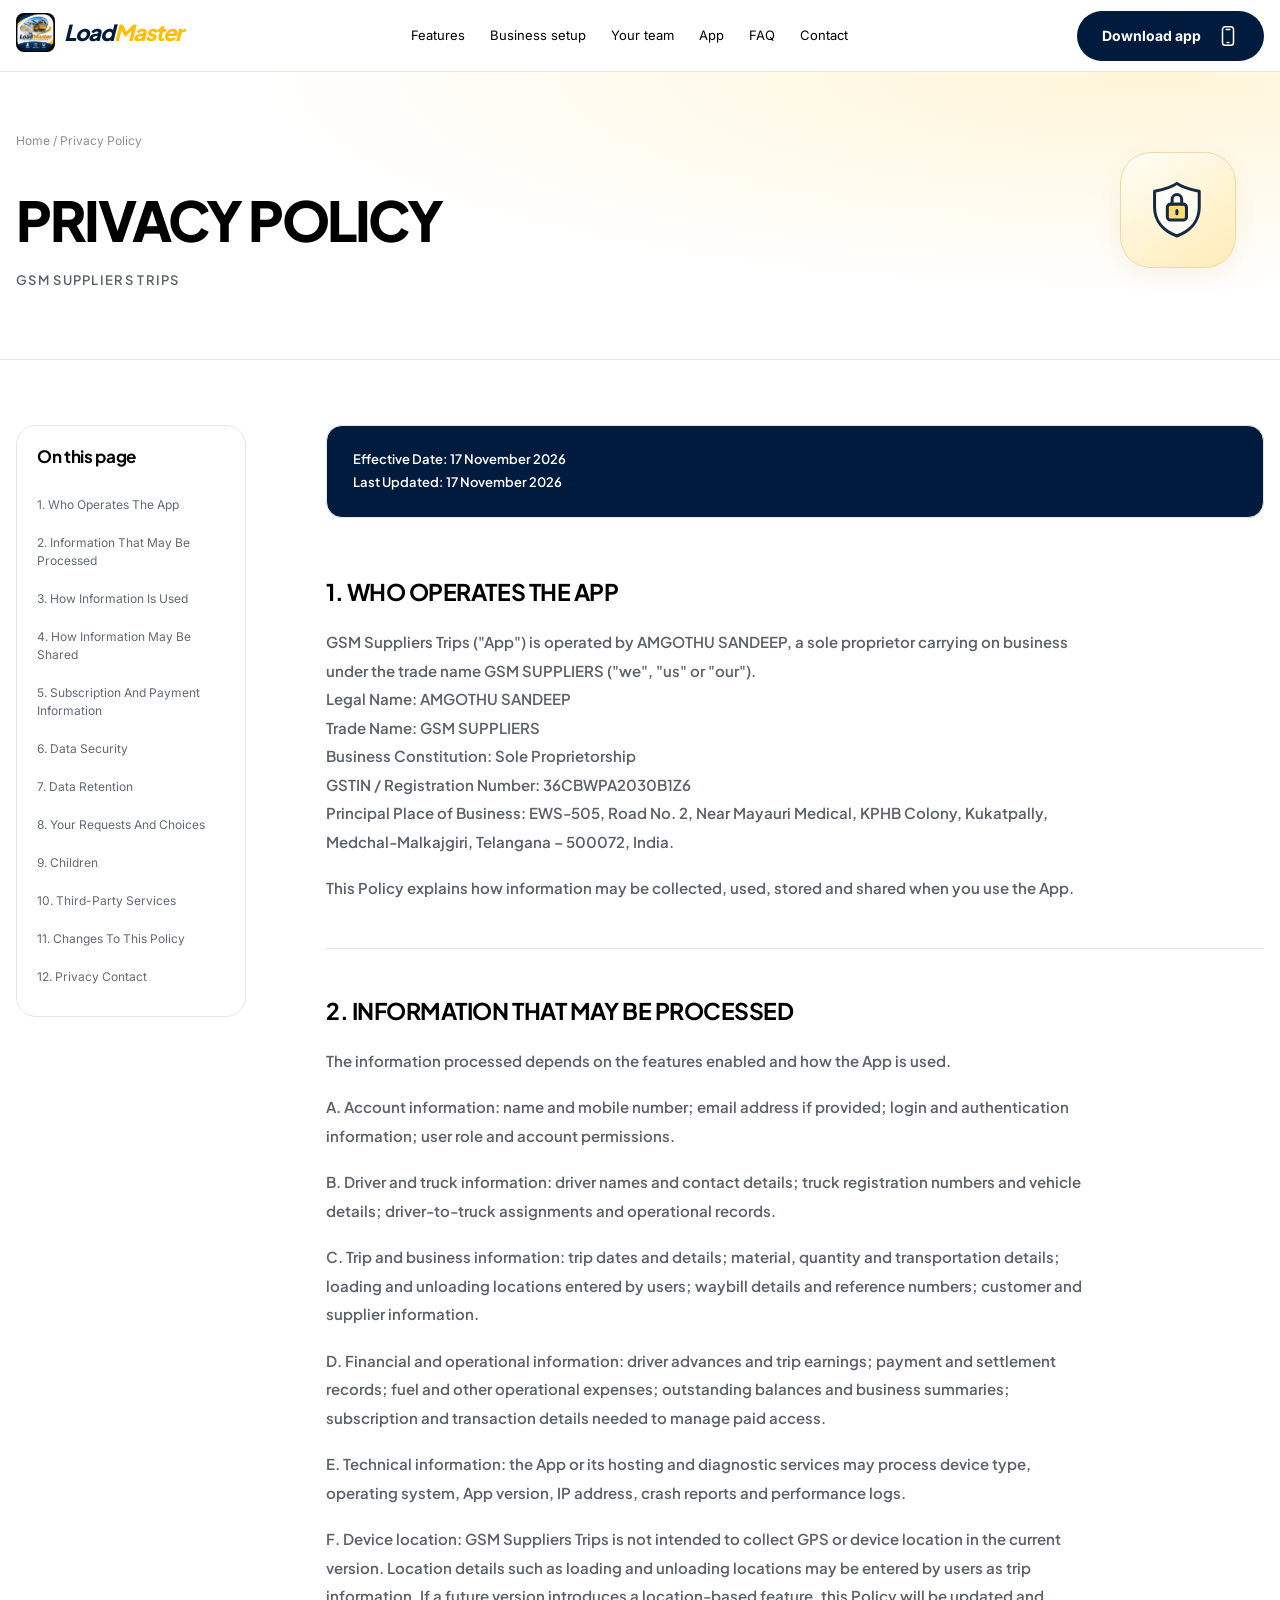
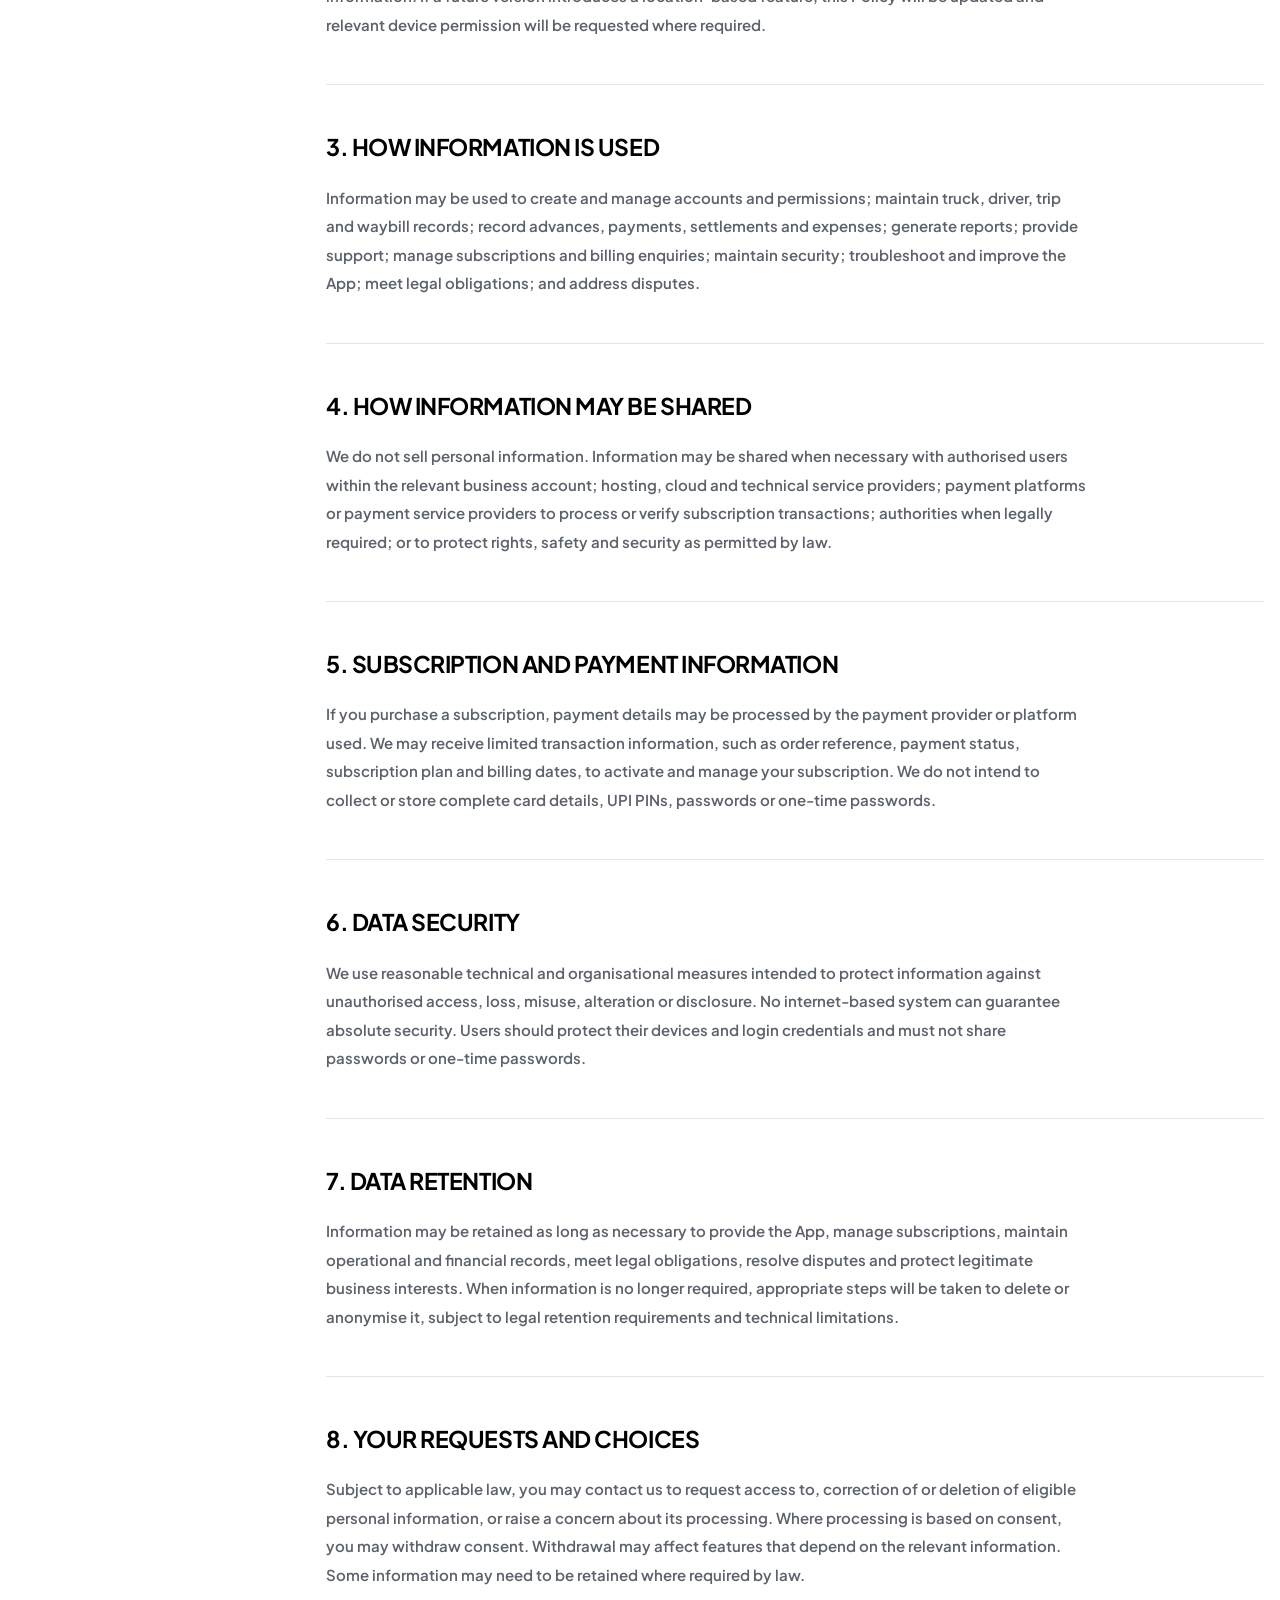
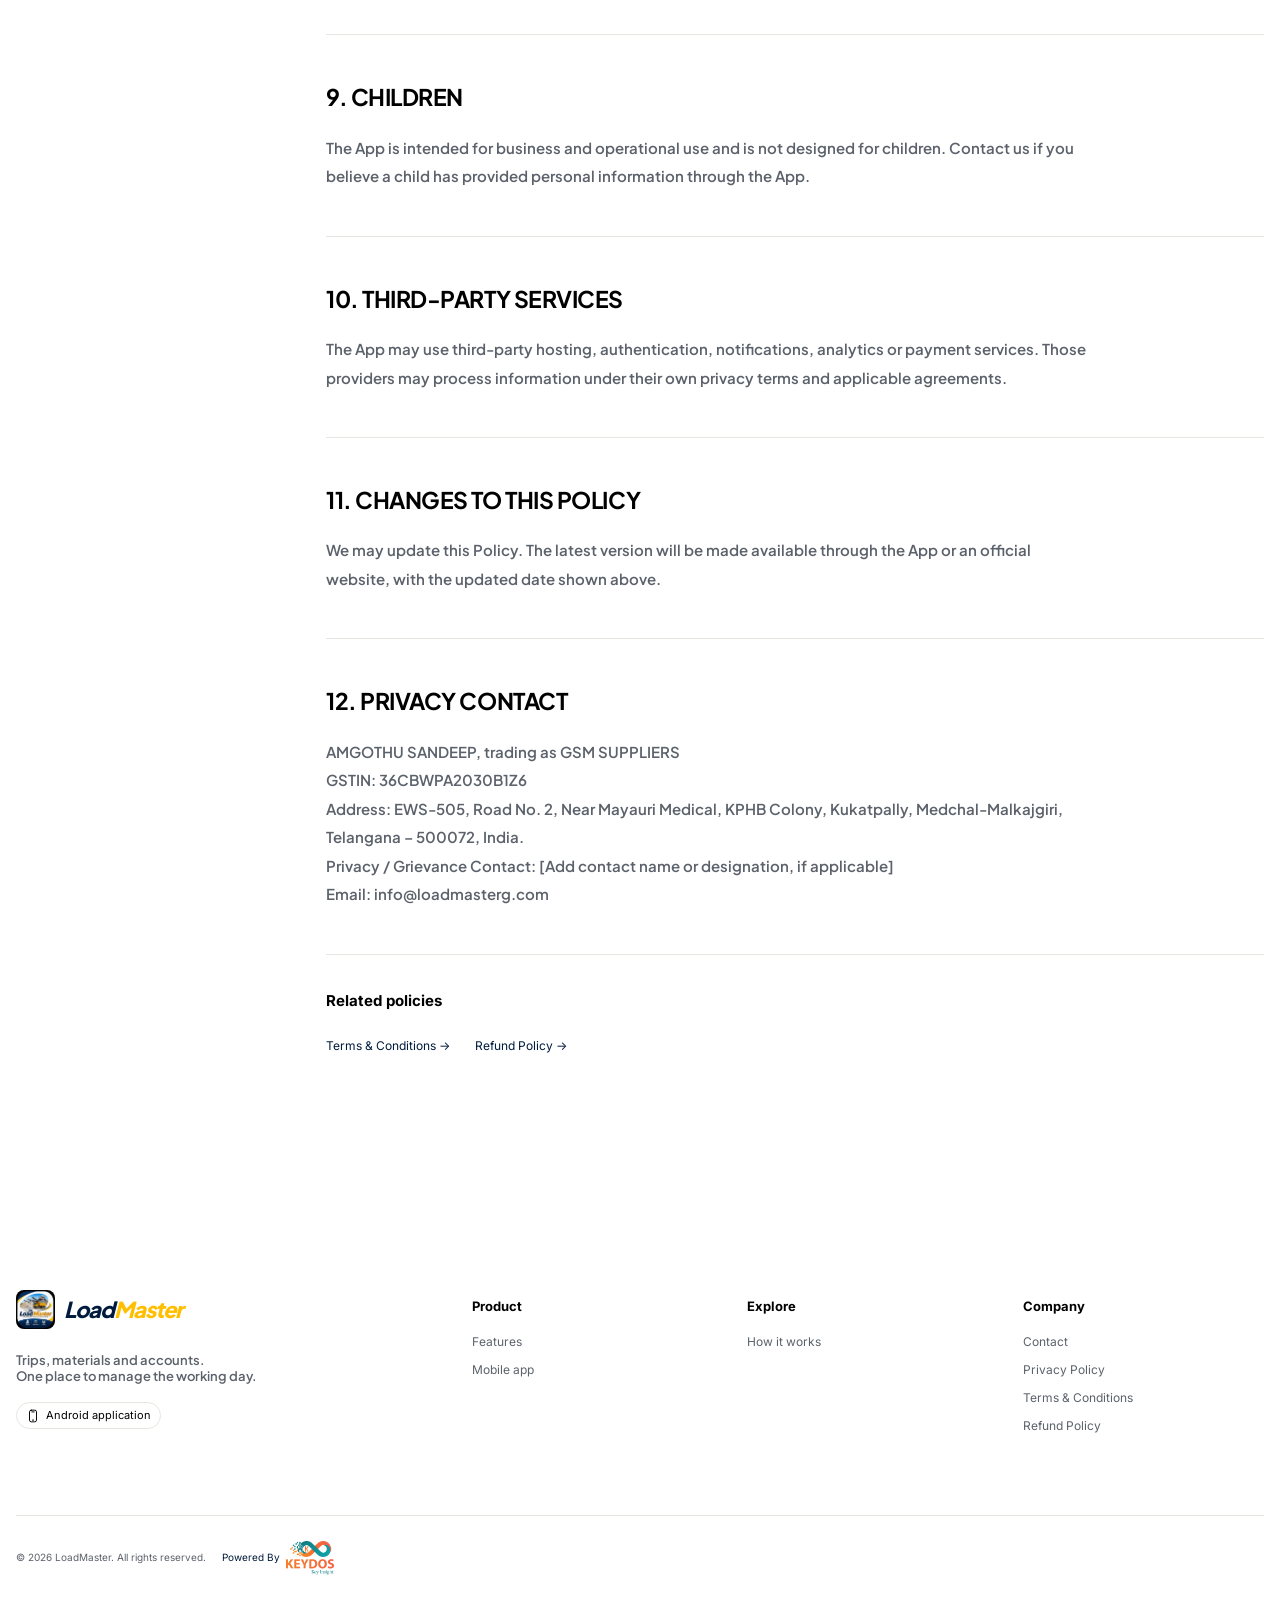
<file: privacy.html>
<!doctype html>
<html lang="en">
  <head>
    <meta charset="UTF-8" />
    <meta name="viewport" content="width=device-width,initial-scale=1" />
    <meta
      name="description"
      content="Terms And Conditions for GSM Suppliers Trips, operated by AMGOTHU SANDEEP, trading as GSM SUPPLIERS."
    />
    <title>Terms And Conditions — LoadMaster</title>
	  <link rel="icon" href="assets/images/loadmaster-logo.webp" />

	  <link rel="icon" href="assets/images/loadmaster-logo.webp" />
	  <link rel="stylesheet" href="assets/styles/fonts.css" />
	  <link rel="stylesheet" href="assets/styles/main.css" />

	  <script src="assets/scripts/main.js" defer></script>

  </head>
  <body>
  <header class="header">
	  <div class="container header__inner">
		  <a class="brand-link" href="index.html" aria-label="LoadMaster home"
		  ><span class="brand"
		  ><img
				  src="assets/images/loadmaster-logo.webp"
				  width="39"
				  height="39"
				  alt=""
				  class="brand__image"
		  /><span class="brand__name">Load<span class="brand__accent">Master</span></span></span
		  ></a
		  >
		  <nav class="header__nav" id="navigation" aria-label="Main navigation">
			  <a href="#features" class="header__link">Features</a
			  ><a href="#plans" class="header__link">Business setup</a
		  ><a href="#team" class="header__link">Your team</a
		  ><a href="#download" class="header__link">App</a>
			  <a href="#faq" class="header__link">FAQ</a>
			  <a href="index.html#contact" class="header__link">Contact</a>
		  </nav>
		  <a class="button button--dark header__download" href="#"
		  >Download app
			  <svg
					  class="icon button__icon header__download-icon"
					  aria-hidden="true"
			  >
				  <use href="assets/images/icons.svg#icon-phone"></use>
			  </svg>
		  </a>
		  <button
				  type="button"
				  class="header__toggle"
				  aria-label="Open navigation"
				  aria-expanded="false"
				  aria-controls="navigation"
		  >
          <span class="header__toggle-line--top header__toggle-line"></span
          ><span class="header__toggle-line--middle header__toggle-line"></span
		  ><span class="header__toggle-line--bottom header__toggle-line"></span>
		  </button>
	  </div>
  </header>
  <main id="main">
	  <section class="legal-hero">
		  <div class="container legal-hero__inner">
			  <div class="breadcrumbs">
				  <a href="index.html" class="breadcrumbs__link">Home</a> / Privacy Policy
			  </div>
			  <h1  class="legal-hero__title">PRIVACY POLICY</h1>
			  <p class="legal-hero__brand legal-hero__description" >
				  GSM SUPPLIERS TRIPS
			  </p>
			  <span class="legal-hero__icon" aria-hidden="true">
            <svg class="icon" viewBox="0 0 42 42">
              <use href="assets/images/icons.svg#icon-privacy"></use>
            </svg>
          </span>
		  </div>
	  </section>
	  <div class="container legal-layout">
		  <aside class="legal-nav" aria-label="Policy contents">
			  <div class="legal-nav__scroll">
				  <h2 class="legal-nav__title">On this page</h2>
				  <a href="#legal-0" class="legal-nav__link">1. Who Operates The App</a
				  ><a href="#legal-1" class="legal-nav__link">2. Information That May Be Processed</a
			  ><a href="#legal-2" class="legal-nav__link">3. How Information Is Used</a
			  ><a href="#legal-3" class="legal-nav__link">4. How Information May Be Shared</a
			  ><a href="#legal-4" class="legal-nav__link">5. Subscription And Payment Information</a
			  ><a href="#legal-5" class="legal-nav__link">6. Data Security</a
			  ><a href="#legal-6" class="legal-nav__link">7. Data Retention</a
			  ><a href="#legal-7" class="legal-nav__link">8. Your Requests And Choices</a
			  ><a href="#legal-8" class="legal-nav__link">9. Children</a
			  ><a href="#legal-9" class="legal-nav__link">10. Third-Party Services</a
			  ><a href="#legal-10" class="legal-nav__link">11. Changes To This Policy</a
			  ><a href="#legal-11" class="legal-nav__link">12. Privacy Contact</a>
			  </div>
		  </aside>
		  <article class="legal-content">
			  <div class="policy-dates">
				  <p  class="legal-content__text policy-dates__item">
					  Effective Date: <time datetime="2026-11-17">17 November 2026</time>
				  </p>
				  <p  class="legal-content__text policy-dates__item">
					  Last Updated: <time datetime="2026-11-17">17 November 2026</time>
				  </p>
			  </div>
			  <section id="legal-0" class="legal-content__section">
				  <h2  class="legal-content__title">1. WHO OPERATES THE APP</h2>
				  <p  class="legal-content__text">
					  GSM Suppliers Trips ("App") is operated by AMGOTHU SANDEEP, a sole proprietor carrying on
					  business under the trade name GSM SUPPLIERS ("we", "us" or "our").<br />
					  Legal Name: AMGOTHU SANDEEP<br />
					  Trade Name: GSM SUPPLIERS<br />
					  Business Constitution: Sole Proprietorship<br />
					  GSTIN / Registration Number: 36CBWPA2030B1Z6<br />
					  Principal Place of Business: EWS-505, Road No. 2, Near Mayauri Medical, KPHB Colony,
					  Kukatpally, Medchal-Malkajgiri, Telangana – 500072, India.
				  </p>
				  <p  class="legal-content__text">
					  This Policy explains how information may be collected, used, stored and shared when you use
					  the App.
				  </p>
			  </section>
			  <section id="legal-1" class="legal-content__section">
				  <h2  class="legal-content__title">
					  2. INFORMATION THAT MAY BE PROCESSED
				  </h2>
				  <p  class="legal-content__text">
					  The information processed depends on the features enabled and how the App is used.
				  </p>
				  <p  class="legal-content__text">
					  A. Account information: name and mobile number; email address if provided; login and
					  authentication information; user role and account permissions.
				  </p>
				  <p  class="legal-content__text">
					  B. Driver and truck information: driver names and contact details; truck registration
					  numbers and vehicle details; driver-to-truck assignments and operational records.
				  </p>
				  <p  class="legal-content__text">
					  C. Trip and business information: trip dates and details; material, quantity and
					  transportation details; loading and unloading locations entered by users; waybill details
					  and reference numbers; customer and supplier information.
				  </p>
				  <p  class="legal-content__text">
					  D. Financial and operational information: driver advances and trip earnings; payment and
					  settlement records; fuel and other operational expenses; outstanding balances and business
					  summaries; subscription and transaction details needed to manage paid access.
				  </p>
				  <p  class="legal-content__text">
					  E. Technical information: the App or its hosting and diagnostic services may process device
					  type, operating system, App version, IP address, crash reports and performance logs.
				  </p>
				  <p  class="legal-content__text">
					  F. Device location: GSM Suppliers Trips is not intended to collect GPS or device location
					  in the current version. Location details such as loading and unloading locations may be
					  entered by users as trip information. If a future version introduces a location-based
					  feature, this Policy will be updated and relevant device permission will be requested where
					  required.
				  </p>
			  </section>
			  <section id="legal-2" class="legal-content__section">
				  <h2  class="legal-content__title">3. HOW INFORMATION IS USED</h2>
				  <p  class="legal-content__text">
					  Information may be used to create and manage accounts and permissions; maintain truck,
					  driver, trip and waybill records; record advances, payments, settlements and expenses;
					  generate reports; provide support; manage subscriptions and billing enquiries; maintain
					  security; troubleshoot and improve the App; meet legal obligations; and address disputes.
				  </p>
			  </section>
			  <section id="legal-3" class="legal-content__section">
				  <h2  class="legal-content__title">4. HOW INFORMATION MAY BE SHARED</h2>
				  <p  class="legal-content__text">
					  We do not sell personal information. Information may be shared when necessary with
					  authorised users within the relevant business account; hosting, cloud and technical service
					  providers; payment platforms or payment service providers to process or verify subscription
					  transactions; authorities when legally required; or to protect rights, safety and security
					  as permitted by law.
				  </p>
			  </section>
			  <section id="legal-4" class="legal-content__section">
				  <h2  class="legal-content__title">
					  5. SUBSCRIPTION AND PAYMENT INFORMATION
				  </h2>
				  <p  class="legal-content__text">
					  If you purchase a subscription, payment details may be processed by the payment provider or
					  platform used. We may receive limited transaction information, such as order reference,
					  payment status, subscription plan and billing dates, to activate and manage your
					  subscription. We do not intend to collect or store complete card details, UPI PINs,
					  passwords or one-time passwords.
				  </p>
			  </section>
			  <section id="legal-5" class="legal-content__section">
				  <h2  class="legal-content__title">6. DATA SECURITY</h2>
				  <p  class="legal-content__text">
					  We use reasonable technical and organisational measures intended to protect information
					  against unauthorised access, loss, misuse, alteration or disclosure. No internet-based
					  system can guarantee absolute security. Users should protect their devices and login
					  credentials and must not share passwords or one-time passwords.
				  </p>
			  </section>
			  <section id="legal-6" class="legal-content__section">
				  <h2  class="legal-content__title">7. DATA RETENTION</h2>
				  <p  class="legal-content__text">
					  Information may be retained as long as necessary to provide the App, manage subscriptions,
					  maintain operational and financial records, meet legal obligations, resolve disputes and
					  protect legitimate business interests. When information is no longer required, appropriate
					  steps will be taken to delete or anonymise it, subject to legal retention requirements and
					  technical limitations.
				  </p>
			  </section>
			  <section id="legal-7" class="legal-content__section">
				  <h2  class="legal-content__title">8. YOUR REQUESTS AND CHOICES</h2>
				  <p  class="legal-content__text">
					  Subject to applicable law, you may contact us to request access to, correction of or
					  deletion of eligible personal information, or raise a concern about its processing. Where
					  processing is based on consent, you may withdraw consent. Withdrawal may affect features
					  that depend on the relevant information. Some information may need to be retained where
					  required by law.
				  </p>
			  </section>
			  <section id="legal-8" class="legal-content__section">
				  <h2  class="legal-content__title">9. CHILDREN</h2>
				  <p  class="legal-content__text">
					  The App is intended for business and operational use and is not designed for children.
					  Contact us if you believe a child has provided personal information through the App.
				  </p>
			  </section>
			  <section id="legal-9" class="legal-content__section">
				  <h2  class="legal-content__title">10. THIRD-PARTY SERVICES</h2>
				  <p  class="legal-content__text">
					  The App may use third-party hosting, authentication, notifications, analytics or payment
					  services. Those providers may process information under their own privacy terms and
					  applicable agreements.
				  </p>
			  </section>
			  <section id="legal-10" class="legal-content__section">
				  <h2  class="legal-content__title">11. CHANGES TO THIS POLICY</h2>
				  <p  class="legal-content__text">
					  We may update this Policy. The latest version will be made available through the App or an
					  official website, with the updated date shown above.
				  </p>
			  </section>
			  <section id="legal-11" class="legal-content__section">
				  <h2  class="legal-content__title">12. PRIVACY CONTACT</h2>
				  <p  class="legal-content__text">
					  AMGOTHU SANDEEP, trading as GSM SUPPLIERS<br />
					  GSTIN: 36CBWPA2030B1Z6<br />
					  Address: EWS-505, Road No. 2, Near Mayauri Medical, KPHB Colony, Kukatpally,
					  Medchal-Malkajgiri, Telangana – 500072, India.<br />
					  Privacy / Grievance Contact: [Add contact name or designation, if applicable]<br />
					  Email: info@loadmasterg.com
				  </p>
			  </section>
			  <div class="related">
				  <strong class="related__title">Related policies</strong
				  ><a href="../load-master/terms.html" class="related__link">Terms &amp; Conditions →</a
			  ><a href="refund.html" class="related__link">Refund Policy →</a>
			  </div>
		  </article>
	  </div>
  </main>
  <footer class="footer">
	  <div class="container">
		  <div class="footer__grid">
			  <div class="footer__column">
				  <a class="brand-link footer__anchor" href="index.html"
				  ><span class="brand"
				  ><img
						  src="assets/images/loadmaster-logo.webp"
						  width="39"
						  height="39"
						  alt=""
						  class="brand__image"
				  /><span class="brand__name">Load<span class="brand__accent">Master</span></span></span
				  ></a
				  >
				  <p class="footer__description">
					  Trips, materials and accounts.<br/>
					  One place to manage the working day.
				  </p>
				  <span class="mini-pill"
				  ><svg class="icon" viewBox="0 0 24 24" aria-hidden="true">
                <use href="assets/images/icons.svg#icon-phone"></use>
              </svg>
              Android application</span
				  >
			  </div>
			  <div class="footer__column">
				  <h3 class="footer__heading">Product</h3>
				  <a href="index.html#features" class="footer__link footer__anchor">Features</a
				  ><a href="index.html#download" class="footer__link footer__anchor">Mobile app</a>
			  </div>
			  <div class="footer__column">
				  <h3 class="footer__heading">Explore</h3>
				  <a href="index.html#how-it-works" class="footer__link footer__anchor"
			  >How it works</a
			  >
			  </div>
			  <div class="footer__column">
				  <h3 class="footer__heading">Company</h3>
				  <a href="index.html#contact" class="footer__link footer__anchor">Contact</a
				  ><a href="privacy.html" class="footer__link footer__anchor">Privacy Policy</a
			  ><a href="terms.html" class="footer__link footer__anchor">Terms &amp; Conditions</a
			  ><a href="refund.html" class="footer__link footer__anchor">Refund Policy</a>
			  </div>
		  </div>
		  <div class="footer__bottom">
			  <span>© 2026 LoadMaster. All rights reserved.</span>
			  <span class="powered-by"
			  >Powered By
            <img
		            src="assets/images/kkeydos-logo.webp"
		            width="48"
		            height="34"
		            alt="KEYDOS"
		            loading="lazy"
		            class="powered-by__image"
            /></span>
		  </div>
	  </div>
  </footer>
  </body>
</html>
</file>
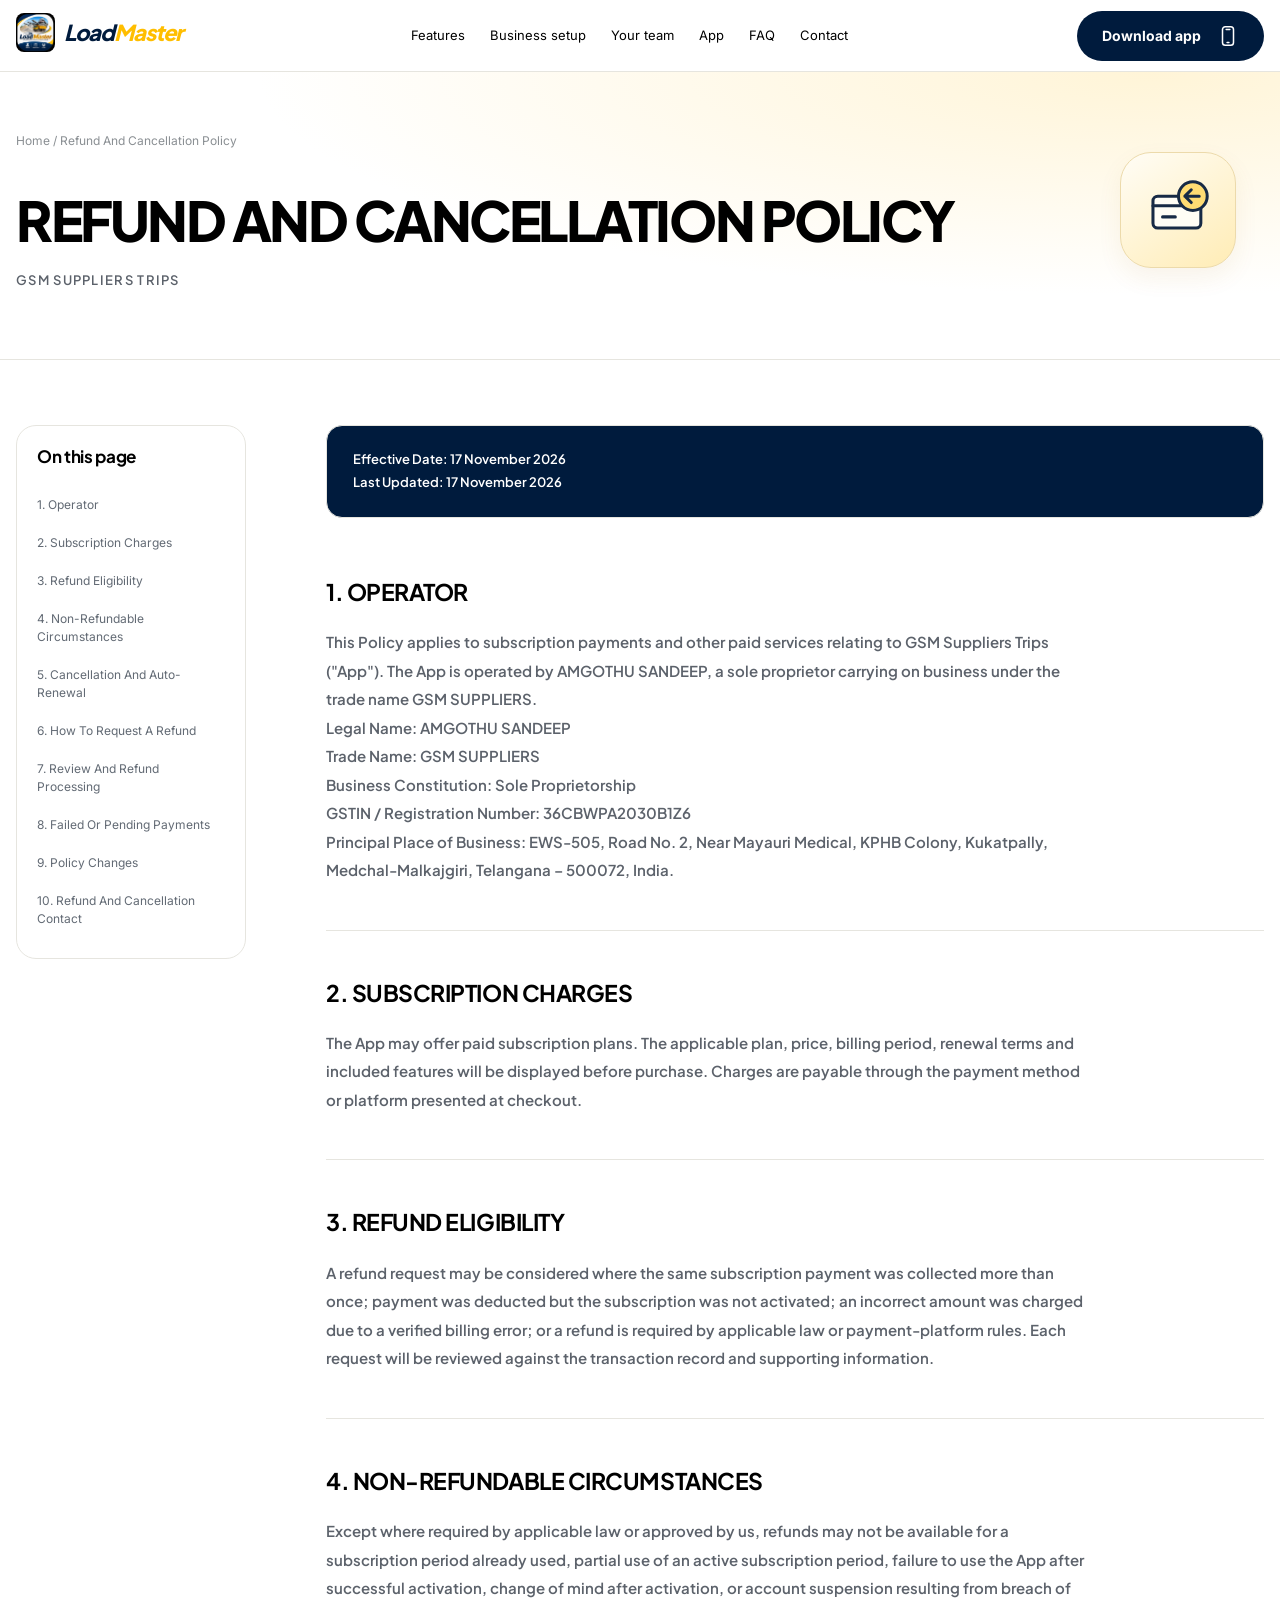
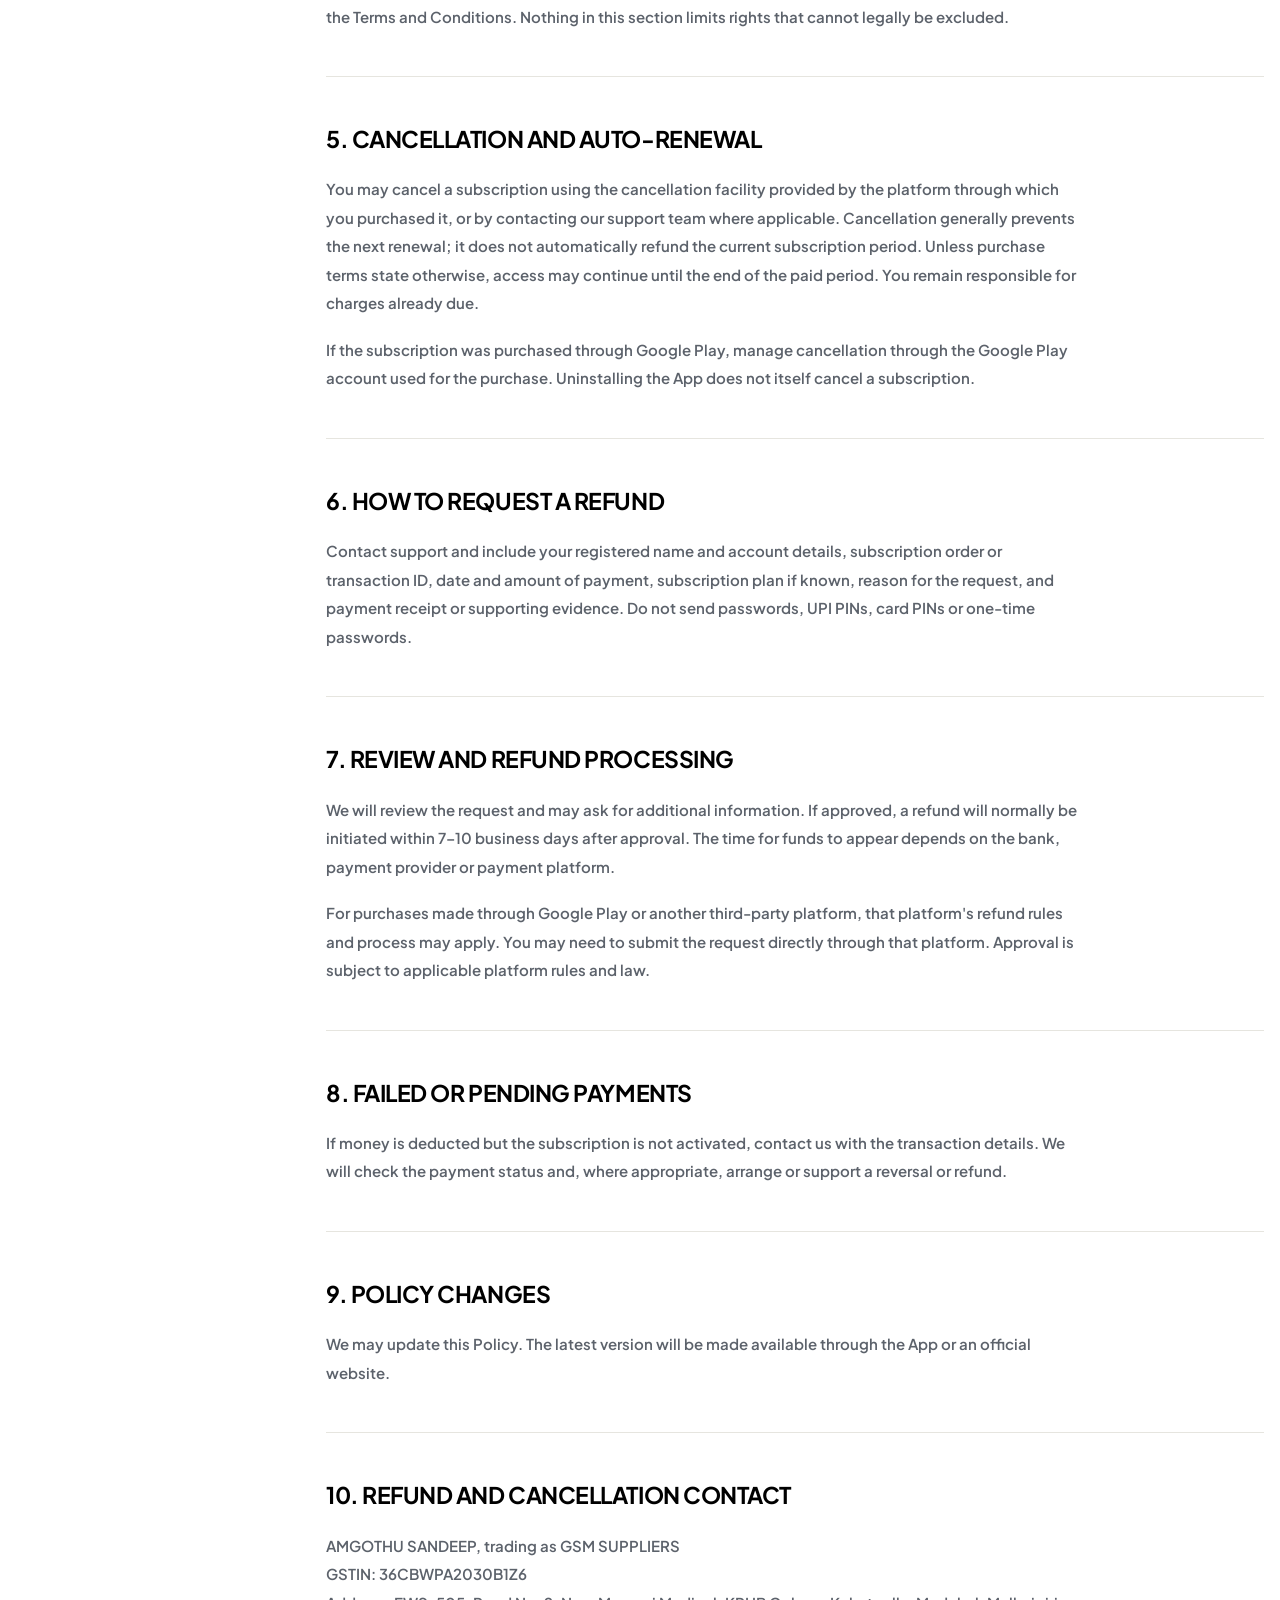
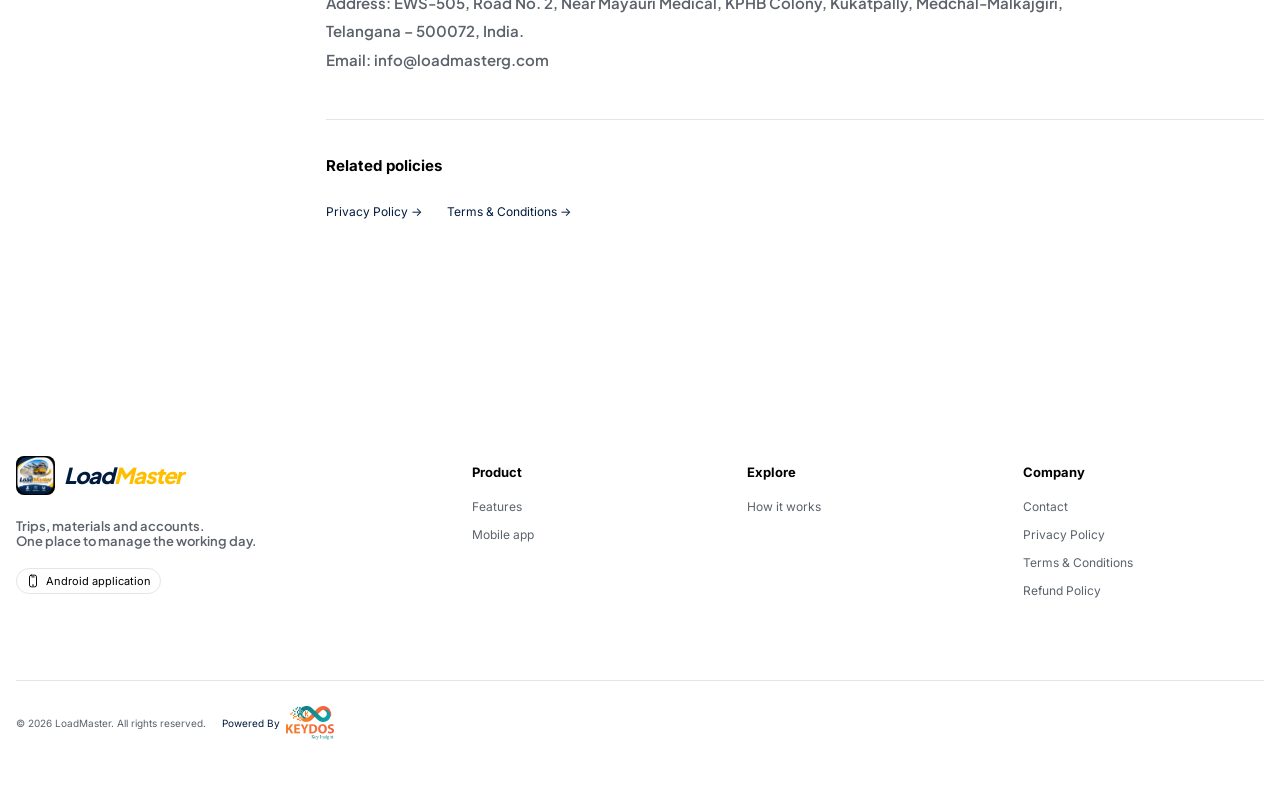
<file: refund.html>
<!doctype html>
<html lang="en">
  <head>
    <meta charset="UTF-8" />
    <meta name="viewport" content="width=device-width,initial-scale=1" />
    <meta
      name="description"
      content="Terms And Conditions for GSM Suppliers Trips, operated by AMGOTHU SANDEEP, trading as GSM SUPPLIERS."
    />
    <title>Terms And Conditions — LoadMaster</title>
	  <link rel="icon" href="assets/images/loadmaster-logo.webp" />

	  <link rel="stylesheet" href="assets/styles/fonts.css" />
	  <link rel="stylesheet" href="assets/styles/main.css" />

	  <script src="assets/scripts/main.js" defer></script>

  </head>
  <body>
  <header class="header">
	  <div class="container header__inner">
		  <a class="brand-link" href="index.html" aria-label="LoadMaster home"
		  ><span class="brand"
		  ><img
				  src="assets/images/loadmaster-logo.webp"
				  width="39"
				  height="39"
				  alt=""
				  class="brand__image"
		  /><span class="brand__name">Load<span class="brand__accent">Master</span></span></span
		  ></a
		  >
		  <nav class="header__nav" id="navigation" aria-label="Main navigation">
			  <a href="#features" class="header__link">Features</a
			  ><a href="#plans" class="header__link">Business setup</a
		  ><a href="#team" class="header__link">Your team</a
		  ><a href="#download" class="header__link">App</a>
			  <a href="#faq" class="header__link">FAQ</a>
			  <a href="index.html#contact" class="header__link">Contact</a>
		  </nav>
		  <a class="button button--dark header__download" href="#"
		  >Download app
			  <svg
					  class="icon button__icon header__download-icon"
					  aria-hidden="true"
			  >
				  <use href="assets/images/icons.svg#icon-phone"></use>
			  </svg>
		  </a>
		  <button
				  type="button"
				  class="header__toggle"
				  aria-label="Open navigation"
				  aria-expanded="false"
				  aria-controls="navigation"
		  >
          <span class="header__toggle-line--top header__toggle-line"></span
          ><span class="header__toggle-line--middle header__toggle-line"></span
		  ><span class="header__toggle-line--bottom header__toggle-line"></span>
		  </button>
	  </div>
  </header>
  <main id="main">
	  <section class="legal-hero">
		  <div class="container legal-hero__inner">
			  <div class="breadcrumbs">
				  <a href="index.html" class="breadcrumbs__link">Home</a> / Refund And Cancellation Policy
			  </div>
			  <h1  class="legal-hero__title">REFUND AND CANCELLATION POLICY</h1>
			  <p class="legal-hero__brand legal-hero__description" >
				  GSM SUPPLIERS TRIPS
			  </p>
			  <span class="legal-hero__icon" aria-hidden="true">
            <svg class="icon" viewBox="0 0 42 42">
              <use href="assets/images/icons.svg#icon-refund"></use>
            </svg>
          </span>
		  </div>
	  </section>
	  <div class="container legal-layout">
		  <aside class="legal-nav" aria-label="Policy contents">
			  <div class="legal-nav__scroll">
				  <h2 class="legal-nav__title">On this page</h2>
				  <a href="#legal-0" class="legal-nav__link">1. Operator</a
				  ><a href="#legal-1" class="legal-nav__link">2. Subscription Charges</a
			  ><a href="#legal-2" class="legal-nav__link">3. Refund Eligibility</a
			  ><a href="#legal-3" class="legal-nav__link">4. Non-Refundable Circumstances</a
			  ><a href="#legal-4" class="legal-nav__link">5. Cancellation And Auto-Renewal</a
			  ><a href="#legal-5" class="legal-nav__link">6. How To Request A Refund</a
			  ><a href="#legal-6" class="legal-nav__link">7. Review And Refund Processing</a
			  ><a href="#legal-7" class="legal-nav__link">8. Failed Or Pending Payments</a
			  ><a href="#legal-8" class="legal-nav__link">9. Policy Changes</a
			  ><a href="#legal-9" class="legal-nav__link">10. Refund And Cancellation Contact</a>
			  </div>
		  </aside>
		  <article class="legal-content">
			  <div class="policy-dates">
				  <p  class="legal-content__text policy-dates__item">
					  Effective Date: <time datetime="2026-11-17">17 November 2026</time>
				  </p>
				  <p  class="legal-content__text policy-dates__item">
					  Last Updated: <time datetime="2026-11-17">17 November 2026</time>
				  </p>
			  </div>
			  <section id="legal-0" class="legal-content__section">
				  <h2  class="legal-content__title">1. OPERATOR</h2>
				  <p  class="legal-content__text">
					  This Policy applies to subscription payments and other paid services relating to GSM
					  Suppliers Trips ("App"). The App is operated by AMGOTHU SANDEEP, a sole proprietor carrying
					  on business under the trade name GSM SUPPLIERS.<br />
					  Legal Name: AMGOTHU SANDEEP<br />
					  Trade Name: GSM SUPPLIERS<br />
					  Business Constitution: Sole Proprietorship<br />
					  GSTIN / Registration Number: 36CBWPA2030B1Z6<br />
					  Principal Place of Business: EWS-505, Road No. 2, Near Mayauri Medical, KPHB Colony,
					  Kukatpally, Medchal-Malkajgiri, Telangana – 500072, India.
				  </p>
			  </section>
			  <section id="legal-1" class="legal-content__section">
				  <h2  class="legal-content__title">2. SUBSCRIPTION CHARGES</h2>
				  <p  class="legal-content__text">
					  The App may offer paid subscription plans. The applicable plan, price, billing period,
					  renewal terms and included features will be displayed before purchase. Charges are payable
					  through the payment method or platform presented at checkout.
				  </p>
			  </section>
			  <section id="legal-2" class="legal-content__section">
				  <h2  class="legal-content__title">3. REFUND ELIGIBILITY</h2>
				  <p  class="legal-content__text">
					  A refund request may be considered where the same subscription payment was collected more
					  than once; payment was deducted but the subscription was not activated; an incorrect amount
					  was charged due to a verified billing error; or a refund is required by applicable law or
					  payment-platform rules. Each request will be reviewed against the transaction record and
					  supporting information.
				  </p>
			  </section>
			  <section id="legal-3" class="legal-content__section">
				  <h2  class="legal-content__title">4. NON-REFUNDABLE CIRCUMSTANCES</h2>
				  <p  class="legal-content__text">
					  Except where required by applicable law or approved by us, refunds may not be available for
					  a subscription period already used, partial use of an active subscription period, failure
					  to use the App after successful activation, change of mind after activation, or account
					  suspension resulting from breach of the Terms and Conditions. Nothing in this section
					  limits rights that cannot legally be excluded.
				  </p>
			  </section>
			  <section id="legal-4" class="legal-content__section">
				  <h2  class="legal-content__title">5. CANCELLATION AND AUTO-RENEWAL</h2>
				  <p  class="legal-content__text">
					  You may cancel a subscription using the cancellation facility provided by the platform
					  through which you purchased it, or by contacting our support team where applicable.
					  Cancellation generally prevents the next renewal; it does not automatically refund the
					  current subscription period. Unless purchase terms state otherwise, access may continue
					  until the end of the paid period. You remain responsible for charges already due.
				  </p>
				  <p  class="legal-content__text">
					  If the subscription was purchased through Google Play, manage cancellation through the
					  Google Play account used for the purchase. Uninstalling the App does not itself cancel a
					  subscription.
				  </p>
			  </section>
			  <section id="legal-5" class="legal-content__section">
				  <h2  class="legal-content__title">6. HOW TO REQUEST A REFUND</h2>
				  <p  class="legal-content__text">
					  Contact support and include your registered name and account details, subscription order or
					  transaction ID, date and amount of payment, subscription plan if known, reason for the
					  request, and payment receipt or supporting evidence. Do not send passwords, UPI PINs, card
					  PINs or one-time passwords.
				  </p>
			  </section>
			  <section id="legal-6" class="legal-content__section">
				  <h2  class="legal-content__title">7. REVIEW AND REFUND PROCESSING</h2>
				  <p  class="legal-content__text">
					  We will review the request and may ask for additional information. If approved, a refund
					  will normally be initiated within 7–10 business days after approval. The time for funds to
					  appear depends on the bank, payment provider or payment platform.
				  </p>
				  <p  class="legal-content__text">
					  For purchases made through Google Play or another third-party platform, that platform's
					  refund rules and process may apply. You may need to submit the request directly through
					  that platform. Approval is subject to applicable platform rules and law.
				  </p>
			  </section>
			  <section id="legal-7" class="legal-content__section">
				  <h2  class="legal-content__title">8. FAILED OR PENDING PAYMENTS</h2>
				  <p  class="legal-content__text">
					  If money is deducted but the subscription is not activated, contact us with the transaction
					  details. We will check the payment status and, where appropriate, arrange or support a
					  reversal or refund.
				  </p>
			  </section>
			  <section id="legal-8" class="legal-content__section">
				  <h2  class="legal-content__title">9. POLICY CHANGES</h2>
				  <p  class="legal-content__text">
					  We may update this Policy. The latest version will be made available through the App or an
					  official website.
				  </p>
			  </section>
			  <section id="legal-9" class="legal-content__section">
				  <h2  class="legal-content__title">10. REFUND AND CANCELLATION CONTACT</h2>
				  <p  class="legal-content__text">
					  AMGOTHU SANDEEP, trading as GSM SUPPLIERS<br />
					  GSTIN: 36CBWPA2030B1Z6<br />
					  Address: EWS-505, Road No. 2, Near Mayauri Medical, KPHB Colony, Kukatpally,
					  Medchal-Malkajgiri, Telangana – 500072, India.<br />
					  Email: info@loadmasterg.com
				  </p>
			  </section>
			  <div class="related">
				  <strong class="related__title">Related policies</strong
				  ><a href="privacy.html" class="related__link">Privacy Policy →</a
			  ><a href="../load-master/terms.html" class="related__link">Terms &amp; Conditions →</a>
			  </div>
		  </article>
	  </div>
  </main>
  <footer class="footer">
	  <div class="container">
		  <div class="footer__grid">
			  <div class="footer__column">
				  <a class="brand-link footer__anchor" href="index.html"
				  ><span class="brand"
				  ><img
						  src="assets/images/loadmaster-logo.webp"
						  width="39"
						  height="39"
						  alt=""
						  class="brand__image"
				  /><span class="brand__name">Load<span class="brand__accent">Master</span></span></span
				  ></a
				  >
				  <p class="footer__description">
					  Trips, materials and accounts.<br/>
					  One place to manage the working day.
				  </p>
				  <span class="mini-pill"
				  ><svg class="icon" viewBox="0 0 24 24" aria-hidden="true">
                <use href="assets/images/icons.svg#icon-phone"></use>
              </svg>
              Android application</span
				  >
			  </div>
			  <div class="footer__column">
				  <h3 class="footer__heading">Product</h3>
				  <a href="index.html#features" class="footer__link footer__anchor">Features</a
				  ><a href="index.html#download" class="footer__link footer__anchor">Mobile app</a>
			  </div>
			  <div class="footer__column">
				  <h3 class="footer__heading">Explore</h3>
				  <a href="index.html#how-it-works" class="footer__link footer__anchor"
			  >How it works</a
			  >
			  </div>
			  <div class="footer__column">
				  <h3 class="footer__heading">Company</h3>
				  <a href="index.html#contact" class="footer__link footer__anchor">Contact</a
				  ><a href="privacy.html" class="footer__link footer__anchor">Privacy Policy</a
			  ><a href="terms.html" class="footer__link footer__anchor">Terms &amp; Conditions</a
			  ><a href="refund.html" class="footer__link footer__anchor">Refund Policy</a>
			  </div>
		  </div>
		  <div class="footer__bottom">
			  <span>© 2026 LoadMaster. All rights reserved.</span>
			  <span class="powered-by"
			  >Powered By
            <img
		            src="assets/images/kkeydos-logo.webp"
		            width="48"
		            height="34"
		            alt="KEYDOS"
		            loading="lazy"
		            class="powered-by__image"
            /></span>
		  </div>
	  </div>
  </footer>
  </body>
</html>
</file>
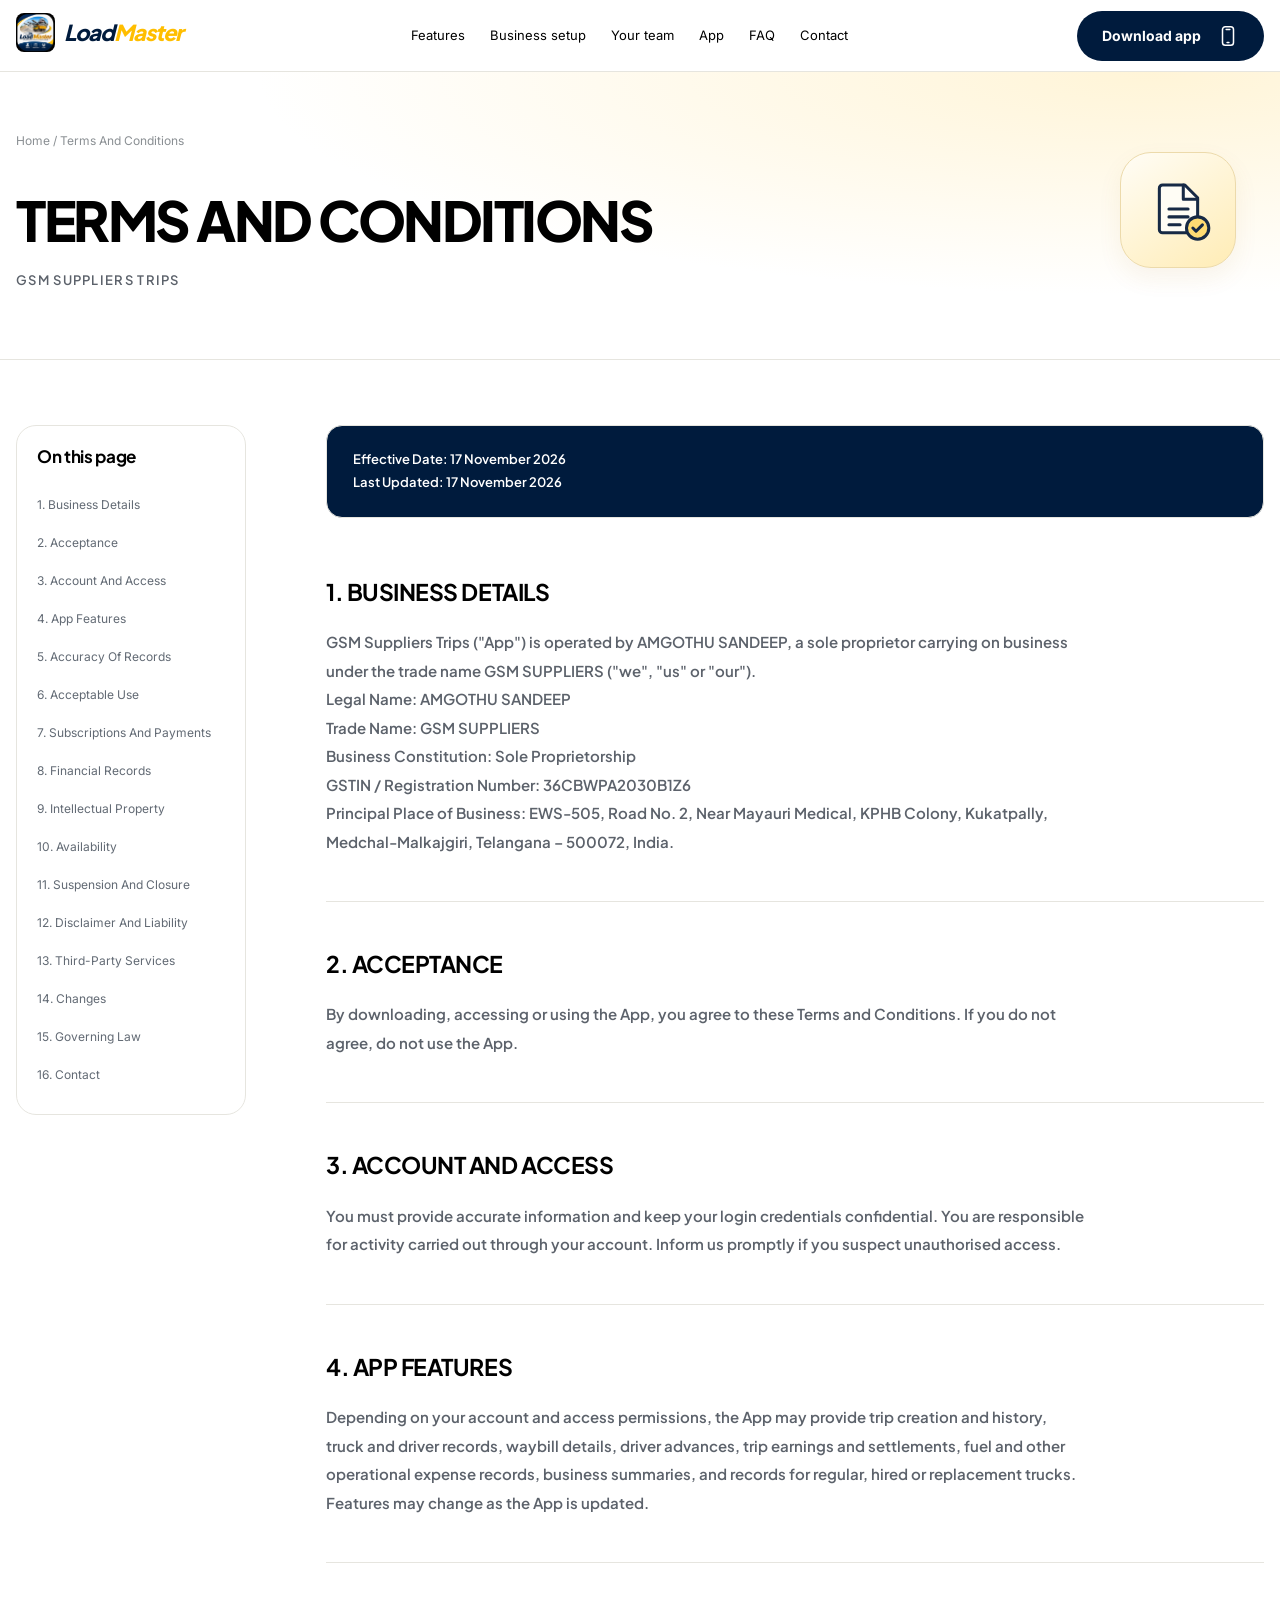
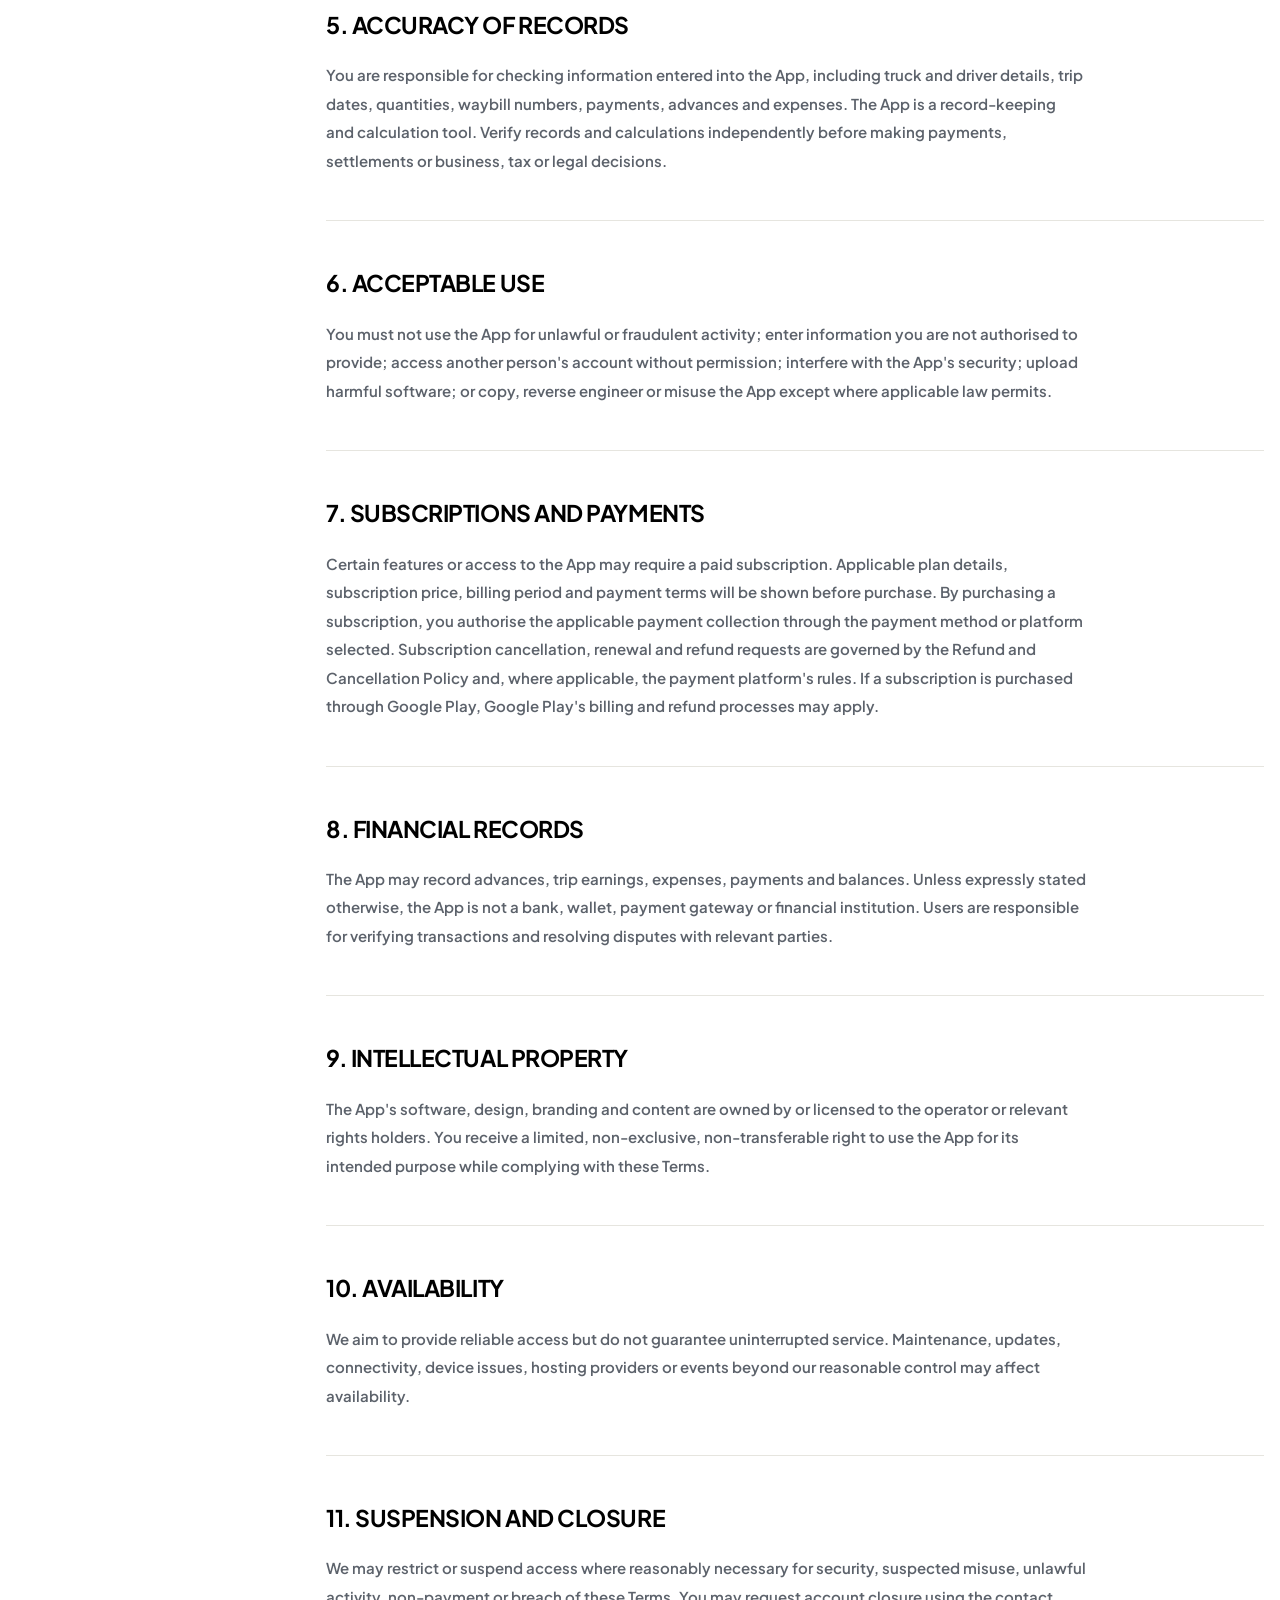
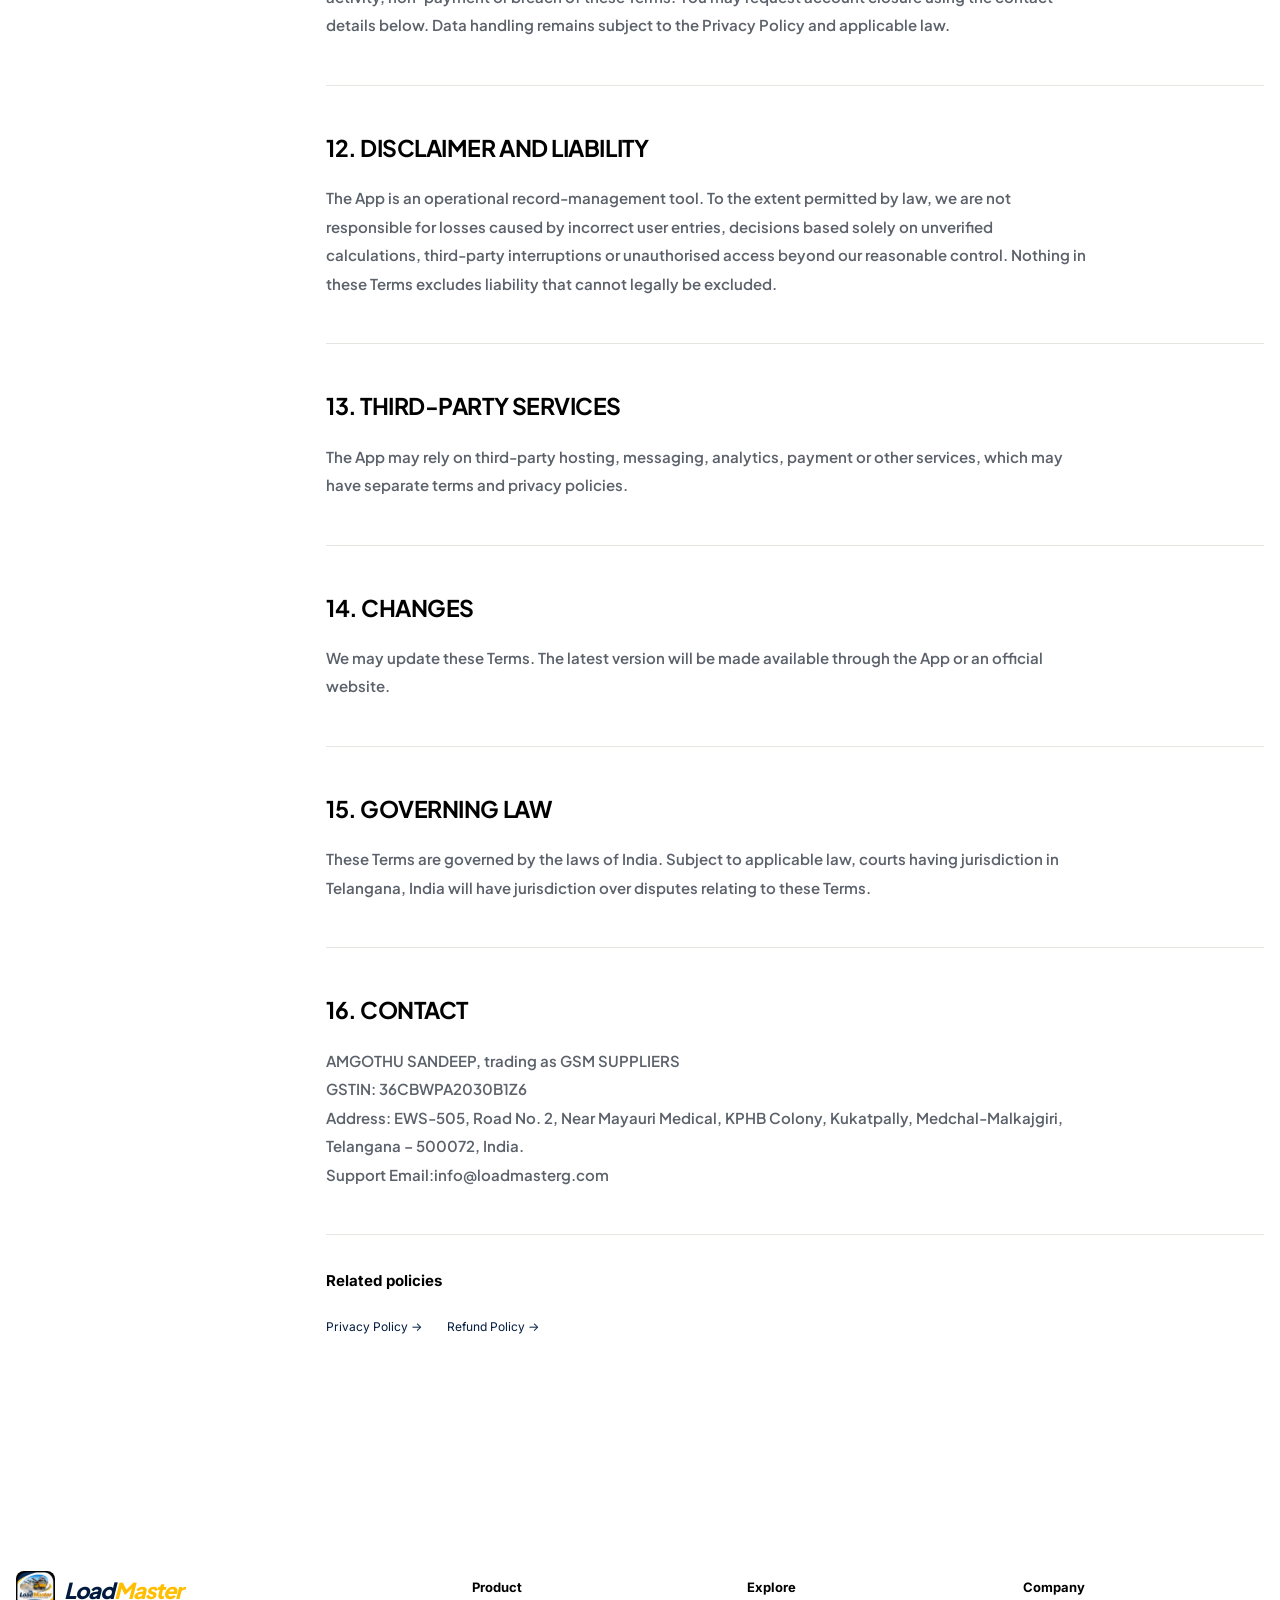
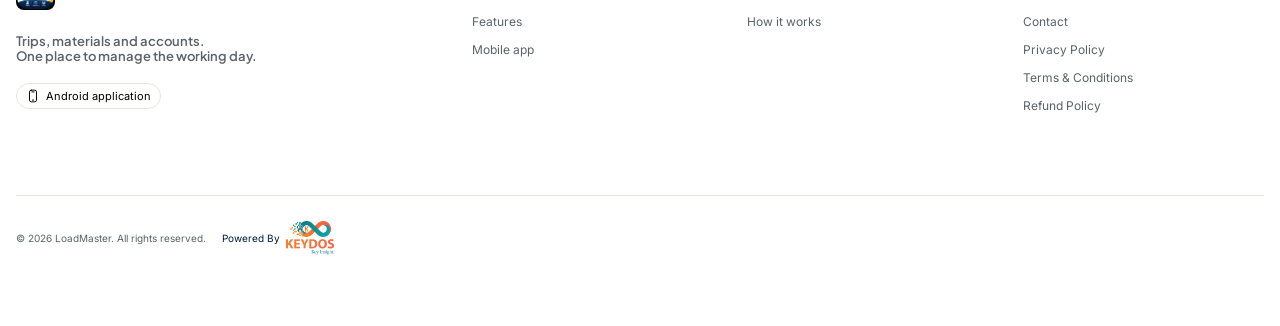
<file: terms.html>
<!doctype html>
<html lang="en">
  <head>
    <meta charset="UTF-8" />
    <meta name="viewport" content="width=device-width,initial-scale=1" />
    <meta
      name="description"
      content="Terms And Conditions for GSM Suppliers Trips, operated by AMGOTHU SANDEEP, trading as GSM SUPPLIERS."
    />
    <title>Terms And Conditions — LoadMaster</title>
    <link rel="icon" href="assets/images/loadmaster-logo.webp" />
	  <link rel="stylesheet" href="assets/styles/fonts.css" />
	  <link rel="stylesheet" href="assets/styles/main.css" />

	  <script src="assets/scripts/main.js" defer></script>

  </head>
  <body>
  <header class="header">
	  <div class="container header__inner">
		  <a class="brand-link" href="index.html" aria-label="LoadMaster home"
		  ><span class="brand"
		  ><img
				  src="assets/images/loadmaster-logo.webp"
				  width="39"
				  height="39"
				  alt=""
				  class="brand__image"
		  /><span class="brand__name">Load<span class="brand__accent">Master</span></span></span
		  ></a
		  >
		  <nav class="header__nav" id="navigation" aria-label="Main navigation">
			  <a href="#features" class="header__link">Features</a
			  ><a href="#plans" class="header__link">Business setup</a
		  ><a href="#team" class="header__link">Your team</a
		  ><a href="#download" class="header__link">App</a>
			  <a href="#faq" class="header__link">FAQ</a>
			  <a href="index.html#contact" class="header__link">Contact</a>
		  </nav>
		  <a class="button button--dark header__download" href="#"
		  >Download app
			  <svg
					  class="icon button__icon header__download-icon"
					  aria-hidden="true"
			  >
				  <use href="assets/images/icons.svg#icon-phone"></use>
			  </svg>
		  </a>
		  <button
				  type="button"
				  class="header__toggle"
				  aria-label="Open navigation"
				  aria-expanded="false"
				  aria-controls="navigation"
		  >
          <span class="header__toggle-line--top header__toggle-line"></span
          ><span class="header__toggle-line--middle header__toggle-line"></span
		  ><span class="header__toggle-line--bottom header__toggle-line"></span>
		  </button>
	  </div>
  </header>
    <main id="main">
      <section class="legal-hero">
        <div class="container legal-hero__inner">
          <div class="breadcrumbs">
            <a href="index.html" class="breadcrumbs__link">Home</a> / Terms And Conditions
          </div>
          <h1  class="legal-hero__title">TERMS AND CONDITIONS</h1>
          <p class="legal-hero__brand legal-hero__description" >
            GSM SUPPLIERS TRIPS
          </p>
          <span class="legal-hero__icon" aria-hidden="true">
            <svg class="icon" viewBox="0 0 42 42">
              <use href="assets/images/icons.svg#icon-terms"></use>
            </svg>
          </span>
        </div>
      </section>
      <div class="container legal-layout">
        <aside class="legal-nav" aria-label="Policy contents">
          <div class="legal-nav__scroll">
            <h2 class="legal-nav__title">On this page</h2>
            <a href="#legal-0" class="legal-nav__link">1. Business Details</a
            ><a href="#legal-1" class="legal-nav__link">2. Acceptance</a
            ><a href="#legal-2" class="legal-nav__link">3. Account And Access</a
            ><a href="#legal-3" class="legal-nav__link">4. App Features</a
            ><a href="#legal-4" class="legal-nav__link">5. Accuracy Of Records</a
            ><a href="#legal-5" class="legal-nav__link">6. Acceptable Use</a
            ><a href="#legal-6" class="legal-nav__link">7. Subscriptions And Payments</a
            ><a href="#legal-7" class="legal-nav__link">8. Financial Records</a
            ><a href="#legal-8" class="legal-nav__link">9. Intellectual Property</a
            ><a href="#legal-9" class="legal-nav__link">10. Availability</a
            ><a href="#legal-10" class="legal-nav__link">11. Suspension And Closure</a
            ><a href="#legal-11" class="legal-nav__link">12. Disclaimer And Liability</a
            ><a href="#legal-12" class="legal-nav__link">13. Third-Party Services</a
            ><a href="#legal-13" class="legal-nav__link">14. Changes</a
            ><a href="#legal-14" class="legal-nav__link">15. Governing Law</a
            ><a href="#legal-15" class="legal-nav__link">16. Contact</a>
          </div>
        </aside>
        <article class="legal-content">
          <div class="policy-dates">
            <p  class="legal-content__text policy-dates__item">
              Effective Date: <time datetime="2026-11-17">17 November 2026</time>
            </p>
            <p  class="legal-content__text policy-dates__item">
              Last Updated: <time datetime="2026-11-17">17 November 2026</time>
            </p>
          </div>
          <section id="legal-0" class="legal-content__section">
            <h2  class="legal-content__title">1. BUSINESS DETAILS</h2>
            <p  class="legal-content__text">
              GSM Suppliers Trips ("App") is operated by AMGOTHU SANDEEP, a sole proprietor carrying on
              business under the trade name GSM SUPPLIERS ("we", "us" or "our").<br />
              Legal Name: AMGOTHU SANDEEP<br />
              Trade Name: GSM SUPPLIERS<br />
              Business Constitution: Sole Proprietorship<br />
              GSTIN / Registration Number: 36CBWPA2030B1Z6<br />
              Principal Place of Business: EWS-505, Road No. 2, Near Mayauri Medical, KPHB Colony,
              Kukatpally, Medchal-Malkajgiri, Telangana – 500072, India.
            </p>
          </section>
          <section id="legal-1" class="legal-content__section">
            <h2  class="legal-content__title">2. ACCEPTANCE</h2>
            <p  class="legal-content__text">
              By downloading, accessing or using the App, you agree to these Terms and Conditions. If you
              do not agree, do not use the App.
            </p>
          </section>
          <section id="legal-2" class="legal-content__section">
            <h2  class="legal-content__title">3. ACCOUNT AND ACCESS</h2>
            <p  class="legal-content__text">
              You must provide accurate information and keep your login credentials confidential. You are
              responsible for activity carried out through your account. Inform us promptly if you
              suspect unauthorised access.
            </p>
          </section>
          <section id="legal-3" class="legal-content__section">
            <h2  class="legal-content__title">4. APP FEATURES</h2>
            <p  class="legal-content__text">
              Depending on your account and access permissions, the App may provide trip creation and
              history, truck and driver records, waybill details, driver advances, trip earnings and
              settlements, fuel and other operational expense records, business summaries, and records
              for regular, hired or replacement trucks. Features may change as the App is updated.
            </p>
          </section>
          <section id="legal-4" class="legal-content__section">
            <h2  class="legal-content__title">5. ACCURACY OF RECORDS</h2>
            <p  class="legal-content__text">
              You are responsible for checking information entered into the App, including truck and
              driver details, trip dates, quantities, waybill numbers, payments, advances and expenses.
              The App is a record-keeping and calculation tool. Verify records and calculations
              independently before making payments, settlements or business, tax or legal decisions.
            </p>
          </section>
          <section id="legal-5" class="legal-content__section">
            <h2  class="legal-content__title">6. ACCEPTABLE USE</h2>
            <p  class="legal-content__text">
              You must not use the App for unlawful or fraudulent activity; enter information you are not
              authorised to provide; access another person's account without permission; interfere with
              the App's security; upload harmful software; or copy, reverse engineer or misuse the App
              except where applicable law permits.
            </p>
          </section>
          <section id="legal-6" class="legal-content__section">
            <h2  class="legal-content__title">7. SUBSCRIPTIONS AND PAYMENTS</h2>
            <p  class="legal-content__text">
              Certain features or access to the App may require a paid subscription. Applicable plan
              details, subscription price, billing period and payment terms will be shown before
              purchase. By purchasing a subscription, you authorise the applicable payment collection
              through the payment method or platform selected. Subscription cancellation, renewal and
              refund requests are governed by the Refund and Cancellation Policy and, where applicable,
              the payment platform's rules. If a subscription is purchased through Google Play, Google
              Play's billing and refund processes may apply.
            </p>
          </section>
          <section id="legal-7" class="legal-content__section">
            <h2  class="legal-content__title">8. FINANCIAL RECORDS</h2>
            <p  class="legal-content__text">
              The App may record advances, trip earnings, expenses, payments and balances. Unless
              expressly stated otherwise, the App is not a bank, wallet, payment gateway or financial
              institution. Users are responsible for verifying transactions and resolving disputes with
              relevant parties.
            </p>
          </section>
          <section id="legal-8" class="legal-content__section">
            <h2  class="legal-content__title">9. INTELLECTUAL PROPERTY</h2>
            <p  class="legal-content__text">
              The App's software, design, branding and content are owned by or licensed to the operator
              or relevant rights holders. You receive a limited, non-exclusive, non-transferable right to
              use the App for its intended purpose while complying with these Terms.
            </p>
          </section>
          <section id="legal-9" class="legal-content__section">
            <h2  class="legal-content__title">10. AVAILABILITY</h2>
            <p  class="legal-content__text">
              We aim to provide reliable access but do not guarantee uninterrupted service. Maintenance,
              updates, connectivity, device issues, hosting providers or events beyond our reasonable
              control may affect availability.
            </p>
          </section>
          <section id="legal-10" class="legal-content__section">
            <h2  class="legal-content__title">11. SUSPENSION AND CLOSURE</h2>
            <p  class="legal-content__text">
              We may restrict or suspend access where reasonably necessary for security, suspected
              misuse, unlawful activity, non-payment or breach of these Terms. You may request account
              closure using the contact details below. Data handling remains subject to the Privacy
              Policy and applicable law.
            </p>
          </section>
          <section id="legal-11" class="legal-content__section">
            <h2  class="legal-content__title">12. DISCLAIMER AND LIABILITY</h2>
            <p  class="legal-content__text">
              The App is an operational record-management tool. To the extent permitted by law, we are
              not responsible for losses caused by incorrect user entries, decisions based solely on
              unverified calculations, third-party interruptions or unauthorised access beyond our
              reasonable control. Nothing in these Terms excludes liability that cannot legally be
              excluded.
            </p>
          </section>
          <section id="legal-12" class="legal-content__section">
            <h2  class="legal-content__title">13. THIRD-PARTY SERVICES</h2>
            <p  class="legal-content__text">
              The App may rely on third-party hosting, messaging, analytics, payment or other services,
              which may have separate terms and privacy policies.
            </p>
          </section>
          <section id="legal-13" class="legal-content__section">
            <h2  class="legal-content__title">14. CHANGES</h2>
            <p  class="legal-content__text">
              We may update these Terms. The latest version will be made available through the App or an
              official website.
            </p>
          </section>
          <section id="legal-14" class="legal-content__section">
            <h2  class="legal-content__title">15. GOVERNING LAW</h2>
            <p  class="legal-content__text">
              These Terms are governed by the laws of India. Subject to applicable law, courts having
              jurisdiction in Telangana, India will have jurisdiction over disputes relating to these
              Terms.
            </p>
          </section>
          <section id="legal-15" class="legal-content__section">
            <h2  class="legal-content__title">16. CONTACT</h2>
            <p  class="legal-content__text">
              AMGOTHU SANDEEP, trading as GSM SUPPLIERS<br />
              GSTIN: 36CBWPA2030B1Z6<br />
              Address: EWS-505, Road No. 2, Near Mayauri Medical, KPHB Colony, Kukatpally,
              Medchal-Malkajgiri, Telangana – 500072, India.<br />
              Support Email:info@loadmasterg.com
            </p>
          </section>
          <div class="related">
            <strong class="related__title">Related policies</strong
            ><a href="privacy.html" class="related__link">Privacy Policy →</a
            ><a href="refund.html" class="related__link">Refund Policy →</a>
          </div>
        </article>
      </div>
    </main>
  <footer class="footer">
	  <div class="container">
		  <div class="footer__grid">
			  <div class="footer__column">
				  <a class="brand-link footer__anchor" href="index.html"
				  ><span class="brand"
				  ><img
						  src="assets/images/loadmaster-logo.webp"
						  width="39"
						  height="39"
						  alt=""
						  class="brand__image"
				  /><span class="brand__name">Load<span class="brand__accent">Master</span></span></span
				  ></a
				  >
				  <p class="footer__description">
					  Trips, materials and accounts.<br/>
					  One place to manage the working day.
				  </p>
				  <span class="mini-pill"
				  ><svg class="icon" viewBox="0 0 24 24" aria-hidden="true">
                <use href="assets/images/icons.svg#icon-phone"></use>
              </svg>
              Android application</span
				  >
			  </div>
			  <div class="footer__column">
				  <h3 class="footer__heading">Product</h3>
				  <a href="index.html#features" class="footer__link footer__anchor">Features</a
				  ><a href="index.html#download" class="footer__link footer__anchor">Mobile app</a>
			  </div>
			  <div class="footer__column">
				  <h3 class="footer__heading">Explore</h3>
				  <a href="index.html#how-it-works" class="footer__link footer__anchor"
			  >How it works</a
			  >
			  </div>
			  <div class="footer__column">
				  <h3 class="footer__heading">Company</h3>
				  <a href="index.html#contact" class="footer__link footer__anchor">Contact</a
				  ><a href="privacy.html" class="footer__link footer__anchor">Privacy Policy</a
			  ><a href="terms.html" class="footer__link footer__anchor">Terms &amp; Conditions</a
			  ><a href="refund.html" class="footer__link footer__anchor">Refund Policy</a>
			  </div>
		  </div>
		  <div class="footer__bottom">
			  <span>© 2026 LoadMaster. All rights reserved.</span>
			  <span class="powered-by"
			  >Powered By
            <img
		            src="assets/images/kkeydos-logo.webp"
		            width="48"
		            height="34"
		            alt="KEYDOS"
		            loading="lazy"
		            class="powered-by__image"
            /></span>
		  </div>
	  </div>
  </footer>
  </body>
</html>
</file>
<file: assets/styles/fonts.css>
@font-face {
    font-family: 'Inter';
    font-style: normal;
    font-weight: 400;
    font-display: swap;
    src: url(../fonts/Inter/Inter-Regular.ttf) format('truetype');
}

@font-face {
    font-family: 'Inter';
    font-style: normal;
    font-weight: 500;
    font-display: swap;
    src: url(../fonts/Inter/Inter-Medium.ttf) format('truetype');
}

@font-face {
    font-family: 'Inter';
    font-style: normal;
    font-weight: 600;
    font-display: swap;
    src: url(../fonts/Inter/Inter-SemiBold.ttf) format('truetype');
}

@font-face {
    font-family: 'Inter';
    font-style: normal;
    font-weight: 700;
    font-display: swap;
    src: url(../fonts/Inter/Inter-Bold.ttf) format('truetype');
}

@font-face {
    font-family: 'Plus Jakarta Sans';
    font-style: normal;
    font-weight: 600;
    font-display: swap;
    src: url(../fonts/PlusJakartaSans/PlusJakartaSans-SemiBold.ttf) format('truetype');
}

@font-face {
    font-family: 'Plus Jakarta Sans';
    font-style: normal;
    font-weight: 700;
    font-display: swap;
    src: url(../fonts/PlusJakartaSans/PlusJakartaSans-Bold.ttf) format('truetype');
}

@font-face {
    font-family: 'Plus Jakarta Sans';
    font-style: normal;
    font-weight: 800;
    font-display: swap;
    src: url(../fonts/PlusJakartaSans/PlusJakartaSans-ExtraBold.ttf) format('truetype');
}
</file>
<file: assets/styles/main.css>
:root {
    --main-color: #000;
    --paper-color: #fbfaf7;
    --white-color: #fff;
    --muted-color: #5c626b;
    --line-color: #e6e5df;
    --yellow-color: #FFBE00;
    --orange-color: #FF9F1C;
    --blue-color: #001B3D;
    --soft-color: #001B3DFF;
    --green-color: #087a5b;
    --radius: 24px;
    --heading-font: 'Plus Jakarta Sans';
    --main-font: Inter;
}

* {
    padding: 0;
    margin: 0;
    border: none;
}

*,
*::before,
*::after {
    box-sizing: border-box;
}

a {
    text-decoration: none;
    color: inherit;
}

aside,
nav,
footer,
header,
section,
main {
    display: block;
}

ul,
ul li {
    list-style: none;
}

img {
    vertical-align: top;
}

img,
svg {
    max-width: 100%;
    height: auto;
}

input,
textarea,
button,
select {
    font-family: inherit;
    font-size: inherit;
    color: inherit;
    background-color: transparent;
}

input::-ms-clear {
    display: none;
}

button,
input[type="submit"] {
    display: inline-block;
    box-shadow: none;
    background: none;
    cursor: pointer;
}

button::-moz-focus-inner {
    padding: 0;
    border: 0;
}

label {
    cursor: pointer;
}

input[type='file'] {
    max-width: 100%;
}

html {
    scroll-behavior: smooth;
    scroll-padding-top: 40px;
}

body {
    font-family: var(--main-font), sans-serif;
    font-size: 16px;
    color: var(--main-color);
    line-height: 1.5;
}



h1,
h2,
h3,
h4,
h5,
h6,
p {
    line-height: 1.2;
    font-family: var(--heading-font), sans-serif;
    font-weight: inherit;
}

h1 {
    font-size: 66px;
    font-weight: 800;
}

h2 {
    font-size: 48px;
    font-weight: 700;
}

h3 {
    font-size: 22px;
    font-weight: 700;
}

p {
    color: var(--muted-color);
}

em {
    color: var(--yellow-color);
}
#main {
    padding-top: 72px;
    overflow: clip;
}
.container {
    width: min(1280px, calc(100% - 32px));
    margin: 0 auto;
}

.header {
    height: 72px;
    background: rgba(255, 255, 255, 0.93);
    backdrop-filter: blur(16px);
    border-bottom: 1px solid var(--line-color);
    position: fixed;
    left: 0;
    right: 0;
    top: 0;

    z-index: 50;
}

.header__inner {
    display: flex;
    align-items: center;
    height: 100%;
    gap: 24px;
}

.brand {
    display: inline-flex;
    align-items: center;
    gap: 9px;
    white-space: nowrap;
}

.brand__image {
    object-fit: contain;
    border-radius: 8px;
    width: 39px;
    height: 39px;
}

.brand__name {
    color: var(--blue-color);
    font-family: var(--heading-font), sans-serif;
    font-size: 22px;
    font-weight: 800;
    letter-spacing: -1px;
    font-style: italic;
}

.brand__accent {
    color: var(--yellow-color);
}

.header__nav {
    display: flex;
    align-items: center;
    gap: 25px;
    margin: auto;
    font-size: 13px;
}

.header__link {
    padding: 12px 0;
}

.header__link:hover {
    color: var(--blue-color);
}

.header__download {
    font-size: 12px;
    min-height: 40px;
    padding: 10px 18px;
    gap: 9px;
}

.header__download-icon {
    display: block;
    flex-shrink: 0;
    width: 16px;
    height: 16px;
}

.header__toggle {
    display: none;
    background: none;
    border: none;
    padding: 10px;
    position: relative;
    width: 44px;
    height: 44px;
}

.header__toggle-line {
    position: absolute;
    width: 23px;
    height: 2px;
    background: currentColor;
    transition: transform 0.25s ease,

            opacity 0.2s;
}

.header__toggle-line--top {
    transform: translateY(-7px);
}

.header__toggle-line--bottom {
    transform: translateY(7px);
}

.header--open .header__toggle-line--top {
    transform: rotate(45deg);
}

.header--open .header__toggle-line--middle {
    opacity: 0;
}

.header--open .header__toggle-line--bottom {
    transform: rotate(-45deg);
}

.button {
    display: inline-flex;
    justify-content: center;
    align-items: center;
    gap: 16px;
    min-height: 49px;
    padding: 13px 24px;
    border: 1px solid transparent;
    border-radius: 100px;
    font-size: 14px;
    font-weight: 650;
    transition: transform 0.2s,

            box-shadow 0.2s,

            background 0.2s;
}

.button__icon {
    width: 18px;
    height: 18px;
}

.button:hover {
    transform: translateY(-2px);
    box-shadow: 0 5px 18px color-mix(in srgb, var(--blue-color) 7%, transparent);
}

.button--dark {
    background: var(--blue-color);
    color: var(--white-color);
}

.button--yellow {
    background: var(--yellow-color);
    color: var(--blue-color);
}

.button--white {
    background: var(--white-color);
    border-color: var(--line-color);
    color: var(--main-color);
}

.button--ghost {
    background: color-mix(in srgb, var(--white-color) 3%, transparent);
    border-color: color-mix(in srgb, var(--white-color) 15%, transparent);
    color: var(--white-color);
}

.button-group {
    display: flex;
    justify-content: center;
    gap: 16px;
    margin: 32px 0 21px;
}

.hero {
    position: relative;
    padding-top: 90px ;
    overflow: hidden;
}

.hero__grid {
    position: absolute;
    inset: 0;
    z-index: -1;
    background: radial-gradient(ellipse 480px 320px at 50% 5%, color-mix(in srgb, var(--yellow-color) 22%, transparent), transparent),

            linear-gradient(color-mix(in srgb, var(--line-color) 33%, transparent) 1px, transparent 1px),

            linear-gradient(90deg, color-mix(in srgb, var(--line-color) 33%, transparent) 1px, transparent 1px);
    background-size: auto,

            34px 34px,

            34px 34px;
    mask-image: linear-gradient(black 78%, transparent);
}

.hero__copy {
    text-align: center;
    margin: 0 auto;
    max-width: 960px;
}

.hero__title {
    margin: 28px 0 23px;
}

.hero__highlight {
    position: relative;
    z-index: 0;
    white-space: nowrap;
}

.hero__highlight:after {
    content: "";
    position: absolute;
    bottom: 4px;
    height: 13px;
    left: 0;
    right: -5px;
    background: var(--yellow-color);
    z-index: -1;
    transform: rotate(-1deg);
}

.hero__lead {
    font-size: 21px;
    color: var(--muted-color);
}

.hero__sub {
    font-size: 15px;
    margin-top: 16px;
}

.hero__chips {
    display: flex;
    justify-content: center;
    flex-wrap: wrap;
    gap: 9px;
    font-size: 11px;
}

.hero__chip {
    display: inline-flex;
    gap: 6px;
    align-items: center;
    border: 1px solid var(--line-color);
    border-radius: 20px;
    padding: 4px 9px;
}

.hero__chip-icon {
    width: 14px;
    height: 14px;
}

.eyebrow {
    display: inline-flex;
    align-items: center;
    gap: 7px;
    padding: 4px 11px;
    border: 1px solid var(--white-color);
    border-radius: 99px;
    font-size: 12px;
    font-weight: 600;
    background: var(--blue-color);
    color: var(--white-color);
}

.eyebrow__dot {
    width: 6px;
    height: 6px;
    border-radius: 50%;
    background: currentColor;
}

.eyebrow__icon {
    width: 14px;
    height: 14px;
}

.eyebrow--hero {
    font-size: 12px;
    padding: 5px 12px;
}

.section__intro {
    margin-bottom: 48px;
    max-width: 780px;
}

.section__title {
    margin: 20px 0;
}

.section__description {
    font-size: 18px;
    max-width: 720px;
}

.section__intro--centered {
    margin-left: auto;
    margin-right: auto;
    text-align: center;
}

.section__intro--centered .section__description {
    margin: auto;
}

.icon {
    width: 22px;
    height: 22px;
    flex-shrink: 0;
    vertical-align: middle;
}

.icon-tile {
    display: inline-grid;
    place-items: center;
    width: 46px;
    height: 46px;
    border-radius: 16px;
    background: var(--blue-color);
    color: var(--white-color);
    flex-shrink: 0;
}

.icon-tile--orange {
    background: var(--orange-color);
    color: var(--blue-color);
}

.icon-tile--dark {
    background: var(--blue-color);
    color: var(--white-color);
}

.text-link {
    display: inline-flex;
    align-items: center;
    gap: 9px;
    font-size: 13px;
    font-weight: 650;
}

.text-link .icon {
    width: 17px;
    height: 17px;
}

.text-link:hover {
    color: var(--blue-color);
}

.mini-pill {
    display: inline-flex;
    align-items: center;
    gap: 6px;
    background: var(--white-color);
    border: 1px solid var(--line-color);
    border-radius: 30px;
    padding: 4px 9px;
    font-size: 11px;
}

.mini-pill .icon {
    width: 14px;
    height: 14px;
}

.mini-label {
    font-size: 9px;
    font-weight: 600;
    color: var(--muted-color);
    border: 1px solid var(--line-color);
    border-radius: 20px;
    padding: 3px 7px;
    white-space: nowrap;
}

.center-note {
    font-size: 13px;
    color: var(--muted-color);
    text-align: center;
    margin-top: 36px;
}

.skip {
    position: fixed;
    left: 20px;
    top: -80px;
    padding: 12px 20px;
    background: var(--blue-color);
    color: var(--white-color);
    z-index: 100;
}

.skip:focus {
    top: 10px;
}

.features__grid {
    display: grid;
    grid-template-columns: repeat(3, 1fr);
    gap: 18px;
}

.feature-card {
    background: var(--white-color);
    border: 1px solid var(--line-color);
    border-radius: 24px;
    padding: 26px 25px 28px;
    min-height: 225px;
    transition: border-color 0.25s,
    transform 0.25s;
}

.feature-card:hover {
    border-color: var(--blue-color);
    transform: translateY(-4px);
}

.feature-card__header {
    display: flex;
    align-items: flex-start;
    justify-content: space-between;
    margin-bottom: 24px;
    gap: 10px;
}

.feature-card__title {
    margin-bottom: 9px;
}

.feature-card__description {
    font-size: 14px;
}

.section__intro-split {
    display: grid;
    grid-template-columns: 1.35fr 1fr;
    align-items: end;
    gap: 100px;
    margin-bottom: 56px;
}

.section__split-title {
    margin-top: 20px;
}

.section__split-description {
    max-width: 440px;
    font-size: 16px;
    padding-bottom: 4px;
}

.platform__grid {
    display: grid;
    grid-template-columns: repeat(3, 1fr);
    background: var(--white-color);
    border: 1px solid var(--line-color);
    border-radius: 26px;
    overflow: hidden;
    align-items: start;
}

.module-card {
    min-height: 315px;
    border-right: 1px solid var(--line-color);
    border-bottom: 1px solid var(--line-color);
    height: 100%;
    display: flex;
    flex-direction: column;
    padding: 30px 26px;
}

.module-card:nth-child(3n) {
    border-right: 0;
}

.module-card:nth-last-child(-n + 3) {
    border-bottom: 0;
}

.module-card__header {
    display: flex;
    justify-content: space-between;
    align-items: flex-start;
    margin-bottom: 28px;
}

.module-card__number {
    font-size: 13px;
    color: var(--blue-color);
    font-weight: 600;
}

.module-label {
    font-size: 10px;
    font-weight: 500;
    color: var(--muted-color);
}

.module-card__title {
    margin: 8px 0 12px;
}

.module-card__description {
    font-size: 14px;
    min-height: 80px;
}

.tags {
    display: flex;
    gap: 6px;
    flex-wrap: wrap;
    margin-top: 18px;
}

.tags__item {
    font-size: 8px;
    padding: 4px 8px;
    background: var(--soft-color);
    border-radius: 20px;
    color: var(--white-color);
}

.plans .section__intro {
    margin-bottom: 42px;
}

.plans__layout {
    display: grid;
    grid-template-columns: 1.5fr 1fr;
    gap: 24px;
    max-width: 1050px;
    margin: auto;
}

.main-plan {
    border: 2px solid var(--blue-color);
    border-radius: 28px;
    background: radial-gradient(ellipse at 100% 0, color-mix(in srgb, var(--soft-color) 53%, transparent), transparent 40%), var(--white-color);
    box-shadow: 0 20px 32px color-mix(in srgb, var(--soft-color) 13%, transparent);
    padding: 31px;
}

.main-plan__title {
    margin: 19px 0 13px;
}

.main-plan__description {
    font-size: 14px;
    max-width: 450px;
}

.main-plan__value {
    font: 700 26px var(--heading-font), sans-serif;
    margin: 23px 0 18px;
}

.main-plan__caption {
    display: block;
    font: 11px var(--main-font), sans-serif;
    color: var(--muted-color);
    margin-top: 7px;
}

.plan-note {
    display: flex;
    align-items: center;
    gap: 8px;
    padding: 9px 12px;
    color: var(--white-color);
    background: var(--soft-color);
    border-radius: 10px;
    font-size: 11px;
}

.plan-note .icon {
    width: 15px;
    height: 15px;
}

.check-grid {
    padding: 0;
    list-style: none;
    display: grid;
    grid-template-columns: 1fr 1fr;
    margin: 25px 0 31px;
    gap: 15px 20px;
}

.check-grid__item {
    display: flex;
    align-items: flex-start;
    gap: 9px;
    font-size: 12px;
}

.check-grid .icon {
    background: var(--blue-color);
    color: var(--white-color);
    border-radius: 50%;
    padding: 3px;
    width: 17px;
    height: 17px;
}

.main-plan__actions {
    display: flex;
    gap: 12px;
}

.main-plan__actions .button {
    font-size: 11px;
    padding: 13px 18px;
    gap: 9px;
}

.main-plan__primary-action {
    flex: 1;
}

.plans__aside {
    display: flex;
    flex-direction: column;
    gap: 24px;
}

.dark-card {
    background: var(--blue-color);
    color: var(--white-color);
    border-radius: 26px;
    padding: 32px;
}

.dark-card__title {
    margin: 15px 0;
}

.dark-card .module-label {
    color: rgb(255 255 255 / 0.7);
}

.dark-card__description {
    color: rgb(255 255 255 / 0.7);
    font-size: 14px;
    margin-bottom: 25px;
}

.dark-card .button {
    font-size: 12px;
    min-height: 42px;
    padding: 10px 19px;
}

.compare-card {
    background: var(--white-color);
    border: 1px solid var(--blue-color);
    border-radius: 26px;
    padding: 28px;
}

.compare-card__label {
    display: block;
    margin-bottom: 20px;
}

.compare-card__row {
    display: flex;
    align-items: center;
    gap: 10px;
    font-size: 12px;
    padding: 12px 0;
    border-bottom: 1px solid var(--blue-color);
}

.compare-card__row:last-child {
    border-bottom: 0;
}

.compare-card__caption {
    margin-left: auto;
    font-size: 10px;
    color: var(--blue-color);
}

.compare-card .icon {
    width: 16px;
    height: 16px;
    color: var(--muted-color);
}

.plan-footnote {
    text-align: center;
    font-size: 12px;
    margin-top: 34px;
    color: var(--muted-color);
}

.team__grid {
    display: grid;
    gap: 24px;
    grid-template-columns: repeat(3, minmax(0, 1fr));
    overflow: visible;
}

.role-card {
    border: 1px solid var(--line-color);
    border-radius: 24px;
    overflow: hidden;
    background: var(--white-color);
    box-shadow: 0 7px 20px color-mix(in srgb, var(--blue-color) 3%, transparent);
    display: flex;
    flex-direction: column;
}

.role-card__body {
    padding: 22px 26px 26px;
    flex: 1;
    min-height: 0;
    display: flex;
    flex-direction: column;
}

.role-card__description {
    font-size: 14px;
    margin-top: 0;
    margin-bottom: 14px;
}

.role-card__body .text-link {
    font-size: 11px;
    margin-top: auto;
    align-self: flex-start;
}


.operations .route-map [stroke="#f4b400"] {
    stroke: var(--blue-color);
}

.operations .route-map [fill="#f4b400"] {
    fill: var(--blue-color);
}

.operations__board {
    display: grid;
    grid-template-columns: 1.85fr 1fr;
    border: 1px solid var(--line-color);
    border-radius: 28px;
    overflow: hidden;
    background: var(--white-color);
    box-shadow: 0 7px 20px color-mix(in srgb, var(--blue-color) 3%, transparent);
    min-height: 650px;
}

.map-panel {
    display: flex;
    flex-direction: column;
    min-width: 0;
}

.board-label {
    padding: 30px 26px 20px;
    display: flex;
    justify-content: space-between;
    align-items: center;
    font-size: 10px;
    font-weight: 600;
    gap: 10px;
}

.board-label .mini-pill {
    font-size: 9px;
    background: var(--blue-soft-color);
    border: 0;
    color: var(--white-color);
    white-space: nowrap;
}

.route-map {
    width: 100%;
    flex: 1;
    min-height: 450px;
}

.stage-picker {
    display: flex;
    gap: 8px;
    justify-content: center;
    padding: 20px 15px 28px;
}

.stage-picker__button {
    font-size: 10px;
    border: 1px solid var(--line-color);
    padding: 8px 12px;
    background: var(--white-color);
    border-radius: 30px;
    white-space: nowrap;
}

.stage-picker__button[aria-pressed="true"] {
    background: var(--blue-color);
    border-color: var(--blue-color);
    font-weight: 600;
    color: var(--white-color);
}

.route-map__dash {
    animation: dash 25s linear infinite;
}

.journey {
    background: var(--paper-color);
    border-left: 1px solid var(--line-color);
    padding: 26px;
}

.journey__kpis {
    display: grid;
    grid-template-columns: 1fr 1fr;
    gap: 12px;
}

.journey__metric {
    background: var(--white-color);
    border: 1px solid var(--line-color);
    padding: 17px 13px;
    border-radius: 16px;
}

.journey__metric-label {
    font-size: 10px;
    color: var(--muted-color);
}

.journey__metric-value {
    font-family: var(--heading-font), sans-serif;
    display: block;
    margin: 5px 0;
    font-size: 18px;
}

.journey__metric-caption {
    color: var(--muted-color);
    display: block;
    font-size: 11px;
}

.journey__label {
    font-size: 9px;
    color: var(--muted-color);
    margin: 30px 0 17px;
}

.stage-content__title {
    margin: 12px 0;
}

.stage-content__description {
    font-size: 12px;
    min-height: 62px;
}

.stage-content__number {
    display: inline-grid;
    place-items: center;
    width: 33px;
    height: 33px;
    border-radius: 50%;
    font-size: 12px;
    background: var(--blue-color);
    color: var(--white-color);
}

.journey__list {
    margin: 26px 0 22px;
}

.journey__row {
    font-size: 10px;
    display: flex;
    align-items: center;
    gap: 7px;
    border-bottom: 1px solid var(--line-color);
    padding: 12px 0;
    color: var(--muted-color);
}

.journey__list .icon {
    width: 15px;
    height: 15px;
    color: var(--blue-color);
}

.journey__value {
    margin-left: auto;
    color: var(--muted-color);
    font-weight: 500;
}

.journey__note {
    font-size: 11px;
    display: flex;
    align-items: flex-start;
    gap: 10px;
    color: var(--muted-color);
    border: 1px solid var(--line-color);
    border-radius: 12px;
    padding: 13px;
}

.journey__note .icon {
    width: 18px;
    height: 18px;
}

.download {
    overflow: hidden;
}

.download__title {
    margin: 20px 0;
}

.download__description {
    font-size: 17px;
    max-width: 530px;
}

.dark-feature {
    border-radius: 30px;
    padding: 64px 58px;
    display: grid;
    grid-template-columns: 1.05fr 1.3fr;
    gap: 60px;
    background: radial-gradient(ellipse at 100% 5%, color-mix(in srgb, var(--yellow-color) 10%, transparent), transparent 40%),
    linear-gradient(150deg, var(--blue-color), var(--blue-color));
    color: var(--white-color);
    min-height: 550px;
}

.dark-feature__title {
    margin: 22px 0;
}

.dark-feature__accent,
.cta__accent {
    color: var(--yellow-color);
}

.dark-feature__description {
    font-size: 14px;
    color: rgb(255 255 255 / 0.7);
    margin-bottom: 26px;
    max-width: 360px;
}

.dark-feature .button {
    font-size: 12px;
}

.document-grid {
    display: grid;
    grid-template-columns: 1fr 1fr;
    gap: 18px;
    align-self: center;
}

.document-grid__item {
    padding: 24px;
    background: color-mix(in srgb, var(--white-color) 2%, transparent);
    border: 1px solid color-mix(in srgb, var(--white-color) 7%, transparent);
    border-radius: 21px;
    min-height: 210px;
}

.document-grid .icon-tile {
    width: 40px;
    height: 40px;
    border-radius: 13px;
}

.document-grid .icon-tile .icon {
    width: 21px;
    height: 21px;
}

.document-grid__title {
    margin: 22px 0 10px;
}

.document-grid__description {
    font-size: 12px;
    margin: 0;
}

.how__steps {
    display: grid;
    grid-template-columns: repeat(4, 1fr);
    background: var(--white-color);
    border: 1px solid var(--line-color);
    border-radius: 24px;
    overflow: hidden;
}

.how__step {
    padding: 30px 26px;
    border-right: 1px solid var(--line-color);
    min-height: 238px;
}

.how__step:last-child {
    border: 0;
}

.how__number {
    font: 700 45px var(--heading-font), sans-serif;
    color: var(--blue-color);
    display: block;
    margin-bottom: 25px;
}

.how__title {
    margin-bottom: 10px;
}

.how__description {
    font-size: 12px;
}

.cta__panel {
    display: grid;
    grid-template-columns: 1.5fr 1fr;
    align-items: center;
    gap: 70px;
    background: radial-gradient(ellipse at 100% 0, color-mix(in srgb, var(--yellow-color) 10%, transparent), transparent 40%),
    radial-gradient(ellipse at 0 100%, color-mix(in srgb, var(--yellow-color) 8%, transparent), transparent 40%), var(--blue-color);
    color: var(--white-color);
    border-radius: 27px;
    padding: 58px;
    min-height: 300px;
}

.cta__description {
    font-size: 14px;
    color: rgb(255 255 255 / 0.7);
    max-width: 560px;
    margin-top: 20px;
}

.cta__actions {
    display: flex;
    flex-direction: column;
    gap: 12px;
}

.cta__panel .button {
    font-size: 12px;
}

.contact__panel {
    display: grid;
    grid-template-columns: minmax(0, 5fr) minmax(0, 6fr);
    overflow: hidden;
    border: 1px solid var(--line-color);
    border-radius: var(--radius);
    background: var(--white-color);
    box-shadow: 0 18px 52px rgb(0 27 61 / 7%);
    color: var(--blue-color);
}

.contact__intro {
    display: flex;
    flex-direction: column;
    justify-content: space-between;
    background: #f7f1e4;
}

.contact__copy,
.contact-form {
    padding: clamp(24px, 4vw, 60px);
}

.contact__heading {
    font-size: clamp(36px, 4.6vw, 66px);
    font-weight: 800;
    line-height: 1.03;
    letter-spacing: -0.055em;
}

.contact__accent {
    color: var(--yellow-color);
}

.contact__lead {
    max-width: 32ch;
    margin: 18px 0 12px;
    line-height: 1.55;
}

.contact__email {
    display: inline-flex;
    align-items: center;
    gap: 9px;
    min-height: 44px;
    font-size: 14px;
    font-weight: 600;
}

.contact__email:hover {
    text-decoration: underline;
    text-underline-offset: 4px;
}

.contact__art {
    width: 100%;
    mix-blend-mode: multiply;
    mask-image: linear-gradient(transparent, black 20%);
}

.contact-form {
    display: grid;
    grid-template-columns: repeat(2, minmax(0, 1fr));
    align-content: center;
    gap: 20px 16px;
    min-width: 0;
}

.contact-form__field {
    display: grid;
    gap: 8px;
    font-size: 14px;
    font-weight: 600;
}

.contact-form__field--wide,
.contact-form__submit,
.contact-form__status {
    grid-column: 1 / -1;
}

.contact-form__input {
    width: 100%;
    padding: 12px 14px;
    border: 1px solid #a8aeb4;
    background: #fcfbf9;
    border-radius: 10px;
    font-size: 16px;
    font-weight: 400;
}

.contact-form__input:focus-visible {
    border-color: var(--blue-color);
    outline: 3px solid rgb(255 190 0 / 45%);
    background: var(--white-color);
}

.contact-form__input--message {
    resize: none;
}

.contact-form__submit {
    justify-self: start;
}

.contact-form__submit:disabled {
    opacity: 0.65;
    cursor: wait;
}

.contact-form__status {
    font-size: 14px;
}

.contact-form__status:empty {
    height: 0;
    margin-top: -20px;
}

@media (max-width: 760px) {
    .contact__panel {
        grid-template-columns: minmax(0, 1fr);
    }

    .contact__art {
        max-height: 140px;
        object-fit: cover;
        object-position: center 65%;
    }
}

@media (max-width: 480px) {
    .contact-form {
        grid-template-columns: minmax(0, 1fr);
    }

    .contact-form__submit {
        justify-self: stretch;
    }
}

.faq__layout {
    display: grid;
    grid-template-columns: 1fr 1.1fr;
    gap: 100px;
}

.faq__title {
    margin: 20px 0;
}

.faq__description {
    font-size: 16px;
    max-width: 410px;
}

.faq__note {
    display: flex;
    align-items: flex-start;
    gap: 17px;
    background: var(--white-color);
    border: 1px solid var(--line-color);
    border-radius: 18px;
    padding: 22px;
    margin: 32px 0 22px;
    max-width: 410px;
}



.faq__note-title {
    font-size: 13px;
}

.faq__note-description {
    font-size: 12px;
    margin-top: 5px;
}

.faq {
    scroll-margin-top: 100px;
}

.faq__list {
    padding-top: 12px;
}

.faq__item {
    border-bottom: 1px solid var(--line-color, #e5e5e5);
}

.faq__question {
    width: 100%;
    display: flex;
    align-items: center;
    justify-content: space-between;
    gap: 25px;
    padding: 18px 0;
    border: none;
    background: transparent;
    color: inherit;
    text-align: left;
    font-family: inherit;
    font-size: 14px;
    font-weight: 600;
    cursor: pointer;
}

.faq__chevron {
    width: 20px;
    height: 20px;
    background: var(--blue-color);
    color: var(--white-color);
    display: grid;
    place-items: center;
    border-radius: 50%;
    padding: 2px;
    flex-shrink: 0;
    transition: transform 0.3s ease;
}

.faq__item--open .faq__chevron {
    transform: rotate(180deg);
}

.faq__content {
    display: grid;
    grid-template-rows: 0fr;
    visibility: hidden;
    transition:
            grid-template-rows 0.3s ease,
            visibility 0s linear 0.3s;
}

.faq__item--open .faq__content {
    grid-template-rows: 1fr;
    visibility: visible;
    transition:
            grid-template-rows 0.3s ease,
            visibility 0s linear 0s;
}

.faq__content-inner {
    min-height: 0;
    overflow: hidden;
}

.faq__answer {
    margin: 0;
    padding: 0 30px 23px 0;
    font-size: 13px;
    line-height: 1.7;
}



.legal-hero {
    padding: 60px 0 70px;
    background: radial-gradient(ellipse at 90% 0, #ffeab080, transparent 55%);
    border-bottom: 1px solid var(--line-color);
}

.legal-hero__inner {
    position: relative;
}

.legal-hero__title {
    font-size: clamp(34px, 4.3vw, 62px);
    max-width: min(950px, calc(100% - 150px));
    margin: 20px 0;
    line-height: 1.15;
    letter-spacing: -0.045em;
    text-wrap: balance;
}

.legal-hero__description {
    font-size: 19px;
    max-width: 70%;
}

.legal-hero .legal-hero__brand {
    font-size: 13px;
    font-weight: 600;
    letter-spacing: 0.1em;
    margin-top: 22px;
}

.legal-hero__icon {
    position: absolute;
    display: grid;
    place-items: center;
    top: 50%;
    right: 28px;
    width: 116px;
    height: 116px;
    border: 1px solid #ecdaab;
    border-radius: 31px;
    background: linear-gradient(145deg, #fffdf6, #ffecb5);
    color: #172a45;
    transform: translateY(-50%);
    box-shadow: 0 10px 25px #9b701513;
}

.legal-hero__icon .icon {
    width: 67px;
    height: 67px;
    --icon-stroke-width: 1.9;
}

/* Breadcrumbs */

.breadcrumbs {
    font-size: 12px;
    color: #8a8f93;
    margin-bottom: 38px;
}

.breadcrumbs__link:hover {
    color: var(--blue-color);
}

/* Legal Layout */

.legal-layout {
    display: grid;
    grid-template-columns: 230px 1fr;
    gap: 80px;
    padding-top: 65px;
    padding-bottom: 90px;
}

/* Legal Navigation */

.legal-nav {
    position: sticky;
    top: 105px;
    align-self: start;
    max-height: calc(100vh - 125px);
    border: 1px solid var(--line-color);
    background: white;
    border-radius: 20px;
    padding: 20px 12px 20px 20px;
}

.legal-nav__scroll {
    max-height: calc(100vh - 167px);
    padding-right: 12px;
    overflow-y: auto;
    overscroll-behavior: contain;
    scrollbar-width: thin;
    scrollbar-color: var(--blue-color) var(--paper-color);
    scrollbar-gutter: stable;
}

.legal-nav__scroll::-webkit-scrollbar {
    width: 6px;
}

.legal-nav__scroll::-webkit-scrollbar-track {
    background: var(--paper-color);
    border-radius: 999px;
    margin-block: 4px;
}

.legal-nav__scroll::-webkit-scrollbar-thumb {
    background: var(--blue-color);
    border-radius: 999px;
}

.legal-nav__scroll::-webkit-scrollbar-thumb:hover {
    background: var(--blue-color);
}

.legal-nav__title {
    font-size: 17px;
    letter-spacing: -0.02em;
    margin-bottom: 20px;
}

.legal-nav__link {
    display: block;
    font-size: 12px;
    color: #626a74;
    line-height: 1.5;
    padding: 10px 0;
}

.legal-nav__link:hover {
    color: var(--blue-color);
}

/* Legal Content */

.legal-content__section {
    padding: 45px 0;
    border-bottom: 1px solid var(--line-color);
}

.legal-content__title {
    font-size: 23px;
    line-height: 1.45;
    margin-bottom: 20px;
    letter-spacing: -0.02em;
}

.legal-content__text {
    overflow-wrap: anywhere;
}

.legal-content__section .legal-content__text {
    font-size: 15px;
    line-height: 1.9;
    max-width: 760px;
}

.legal-content__section .legal-content__text + .legal-content__text {
    margin-top: 18px;
}

/* Policy Dates */

.policy-dates {
    padding: 22px 26px;
    background: var(--soft-color);
    border: 1px solid var(--line-color);
    border-radius: 16px;
    margin-bottom: 12px;
}

.policy-dates__item {
    font-size: 13px;
    line-height: 1.8;
    margin: 0;
    color: var(--white-color);
}

/* Related Policies */

.related {
    padding-top: 35px;
    display: flex;
    gap: 25px;
    flex-wrap: wrap;
    font-size: 12px;
}

.related__title {
    width: 100%;
    font-size: 15px;
}

.related__link {
    color: var(--blue-color);
}



.footer {
    padding: 45px 0 26px;
    min-height: 400px;
    margin-top: 100px;
}

.footer__grid {
    display: grid;
    grid-template-columns: 1.6fr 0.85fr 0.85fr 1fr;
    gap: 70px;
    padding-bottom: 70px;
}

.footer__brand {
    margin-bottom: 18px;
}

.footer__description {
    font-size: 13px;
    margin: 18px 0;
}

.footer__heading {
    font-family: var(--main-font), sans-serif;
    font-size: 13px;
    margin: 9px 0 18px;
}

.footer__link {
    display: block;
    font-size: 12px;
    color: var(--muted-color);
    margin: 10px 0;
}

.footer__anchor:hover {
    color: var(--blue-color);
}

.footer__bottom {
    padding: 25px 0 8px;
    border-top: 1px solid var(--line-color);
    display: flex;
    align-items: center;
    justify-content: flex-start;
    flex-wrap: wrap;
    gap: 8px 16px;
    font-size: 10px;
    color: var(--muted-color);
}

.powered-by {
    display: inline-flex;
    align-items: center;
    gap: 6px;
    color: var(--blue-color, var(--blue-color));
    font-size: 10px;
    white-space: nowrap;
}

.powered-by__image {
    display: block;
    width: 48px;
    height: auto;
    object-fit: contain;
}

.app-gallery {
    display: grid;
    grid-template-columns: 1.1fr 1fr;
    gap: 80px;
    align-items: center;
    padding-top: 32px;
    scroll-margin-top: 110px;
}

.app-gallery__copy {
    max-width: 540px;
}

.app-gallery__subtitle {
    font-family: "Plus Jakarta Sans", sans-serif;
    font-size: 30px;
    margin: 0 0 19px;
}

.app-gallery__description {
    font-size: 15px;
    color: var(--muted-color);
}

.app-gallery__visual {
    position: relative;
    display: flex;
    align-items: center;
    flex-direction: column;
    justify-content: center;
    padding: 20px;
    background: radial-gradient(ellipse, var(--yellow-color) 0, transparent 68%);
    margin: 0;
    padding-block: 28px;
}

.app-preview {
    width: min(100%, 326px);
    border: 8px solid var(--blue-color);
    border-radius: 30px;
    overflow: hidden;
    background: var(--blue-color);
    position: relative;
}

.app-gallery__visual .app-preview {
    transform: rotate(5deg);
    width: min(100%, 310px);
}

.download .section__intro-split {
    margin-bottom: 35px;
}

.app-gallery__copy .button-group {
    justify-content: flex-start;
    flex-wrap: wrap;
}

.app-gallery__title {
    margin: 18px 0 20px;
    text-wrap: balance;
}

.app-preview__features,
.role-card__checklist {
    display: grid;
    gap: 10px;
    padding: 0;
    list-style: none;
}

.app-preview__features {
    margin: 23px 0 0;
    font-size: 14px;
    color: var(--blue-color);
}

.app-preview__feature,
.role-card__check {
    display: flex;
    gap: 10px;
    align-items: baseline;
}

.app-preview__feature::before,
.role-card__check::before {
    content: "✓";
    color: var(--blue-color);
    font-weight: 700;
}

.app-preview__screen {
    display: block;
    width: 100%;
    height: auto;
}

.role-card__photo {
    display: block;
    width: 100%;
    height: auto;
    aspect-ratio: 16 / 11;
    object-fit: cover;
    object-position: 50% 38%;
}

.role-card:nth-child(2) .role-card__photo {
    object-position: 50% 24%;
}

.role-card__title {
    margin-bottom: 10px;
}

.role-card__checklist {
    margin: 0 0 22px;
    color: var(--blue-color);
    font-size: 12px;
}


.material-story__panel {
    position: relative;
    border: 1px solid var(--line-color);
    border-radius: 26px;
    background: var(--paper-color);
    overflow: hidden;
    box-shadow: 0 20px 60px color-mix(in srgb, var(--blue-color) 2%, transparent);
    text-align: left;
}

.material-story__heading {
    display: flex;
    justify-content: space-between;
    align-items: center;
    gap: 20px;
    padding: 16px 30px;
}

.material-story__label {
    font-size: 12px;
    color: var(--muted-color);
}

.material-story__art {
    display: block;
    width: 100%;
    height: auto;
    mix-blend-mode: multiply;
}

.material-story__steps {
    display: grid;
    grid-template-columns: repeat(4, 1fr);
    gap: 20px;
    list-style: none;
    margin: 0;
    padding: 16px 30px;
}

.material-story__step {
    display: flex;
    gap: 13px;
    align-items: center;
}

.material-story__number {
    display: grid;
    place-items: center;
    flex: 0 0 38px;
    height: 38px;
    background: var(--blue-color);
    color: var(--white-color);
    border-radius: 50%;
    font-weight: 700;
    font-size: 14px;
}

.material-story__title {
    display: block;
    font-size: 14px;
}

.material-story__caption {
    display: block;
    margin-top: 5px;
    color: var(--muted-color);
    font-size: 11px;
}

.material-story__bottom {
    border-top: 1px solid var(--line-color);
    padding: 19px 30px;
    display: flex;
    justify-content: space-between;
    align-items: center;
    gap: 15px;
    font-size: 12px;
}

.material-story__note {
    display: flex;
    align-items: center;
    gap: 10px;
    color: var(--muted-color);
}

.material-story__link {
    font-size: 12px;
}



.section, .material-story, .pt-100 {
    padding-top: 100px;
}



.legal-shortcuts {
    display: flex;
    gap: 22px;
    font-size: 12px;
    color: var(--blue-color);
}

.legal-shortcuts .icon {
    width: 13px;
    height: 13px;
    margin-left: 3px;
}

@media (max-width: 1499px) {
    h1 {
        font-size: 60px;
    }
}

@media (max-width: 1150px) {
    .header__inner {
        gap: 14px;
    }

    .header__nav {
        gap: 17px;
        font-size: 11px;
    }

    .brand__name {
        font-size: 20px;
    }

    .section__intro-split {
        gap: 50px;
    }

    .module-card {
        padding: 28px 24px;
    }

    .plans__layout {
        gap: 20px;
    }

    .main-plan {
        padding: 30px;
    }

    .main-plan__actions .button {
        padding: 12px;
    }

    .team__grid {
        gap: 16px;
    }

    .journey {
        padding: 20px;
    }

    .journey__kpis {
        gap: 8px;
    }

    .journey__metric-value {
        font-size: 19px;
    }

    .journey__metric {
        padding: 15px 10px;
    }

    .dark-feature {
        padding: 45px 35px;
        gap: 35px;
    }

    .document-grid {
        gap: 13px;
    }

    .document-grid__item {
        padding: 21px;
    }

    .cta__panel {
        padding: 45px;
        gap: 40px;
    }

    .faq__layout {
        gap: 60px;
    }

    .footer__grid {
        gap: 40px;
    }
}

@media (max-width: 1000px) {
    .app-gallery {
        gap: 35px;
    }

    .app-gallery__subtitle {
        font-size: 26px;
    }

    .app-preview {
        width: 290px;
    }

    .material-story__heading {
        padding: 20px 22px 0;
    }

    .material-story__steps {
        gap: 16px;
        padding: 8px 22px 24px;
        grid-template-columns: repeat(2, 1fr);
    }

    .material-story__title {
        font-size: 13px;
    }
}

@media (max-width: 850px) {
    .header {
        height: 66px;
    }

    #main {
        padding-top: 66px;
    }

    .header__download {
        margin-left: auto;
    }

    .header__toggle {
        display: grid;
        place-items: center;
    }

    .header__inner .brand__image {
        width: 34px;
        height: 34px;
    }

    .page--menu-open {
        overflow: hidden;
    }

    .header__nav {
        position: absolute;
        top: 100%;
        left: 0;
        right: 0;
        z-index: 10;

        display: flex;
        flex-direction: column;
        align-items: stretch;
        gap: 0;

        height: calc(100dvh - 66px);
        overflow-y: auto;

        margin: 0;
        padding: 12px 20px;

        background: var(--paper-color);
        font-size: 16px;

        transform: translateX(100%);
        opacity: 0;
        visibility: hidden;
        pointer-events: none;

        transition:
                transform 0.3s ease,
                opacity 0.3s ease,
                visibility 0s 0.3s;
    }

    .header--open .header__nav {
        transform: translateX(0);
        opacity: 1;
        visibility: visible;
        pointer-events: auto;
        transition-delay: 0s;
    }
    .header__link {
        padding: 18px 0;
        border-bottom: 1px solid var(--line-color);
    }

    .hero {
        padding-top: 85px;
    }

    .hero__title {
        margin-top: 25px;
    }

    .hero__lead {
        font-size: 18px;
    }

    .hero__sub {
        font-size: 13px;
    }

    .module-card__description {
        min-height: 75px;
    }

    .main-plan {
        padding: 35px;
    }

    .plans .section__intro {
        margin-bottom: 55px;
    }

    .main-plan__title {
        margin-top: 23px;
    }

    .main-plan__value {
        margin-top: 28px;
    }

    .check-grid {
        gap: 18px 20px;
    }


    .section__intro-split {
        gap: 35px;
        grid-template-columns: 1.25fr 1fr;
    }

    .section__split-description {
        font-size: 14px;
    }

    .platform__grid {
        grid-template-columns: 1fr 1fr;
    }

    .module-card:nth-child(3n) {
        border-right: 1px solid var(--line-color);
    }

    .module-card:nth-child(2n) {
        border-right: 0;
    }

    .module-card:nth-last-child(-n + 3) {
        border-bottom: 1px solid var(--line-color);
    }

    .module-card:nth-last-child(-n + 2) {
        border-bottom: 0;
    }

    .plans__layout {
        grid-template-columns: 1fr;
    }

    .plans__aside {
        display: grid;
        grid-template-columns: 1fr 1fr;
        gap: 20px;
    }

    .role-card {
        scroll-snap-align: start;
    }

    .role-card__body {
        padding: 23px;
        min-height: 225px;
    }

    .role-card__description {
        font-size: 13px;
    }

    .operations__board {
        grid-template-columns: 1fr;
    }

    .journey {
        border-left: 0;
        border-top: 1px solid var(--line-color);
        display: grid;
        grid-template-columns: 1fr 1fr;
        gap: 10px 30px;
        padding: 25px;
    }

    .journey__kpis {
        grid-column: 1;
        grid-row: 1;
    }

    .journey__label {
        display: none;
    }

    .stage-content {
        grid-column: 2;
        grid-row: 1 / 3;
        align-self: center;
    }

    .journey__list {
        margin: 8px 0;
    }

    .journey__note {
        grid-column: 1 / -1;
    }

    .route-map {
        min-height: 0;
        max-height: 520px;
    }

    .download__description {
        font-size: 15px;
    }

    .dark-feature {
        grid-template-columns: 1fr;
        gap: 35px;
        padding: 40px;
    }

    .dark-feature__intro {
        max-width: 600px;
    }

    .dark-feature__break {
        display: none;
    }

    .dark-feature__description {
        max-width: 570px;
    }

    .document-grid__item {
        min-height: 190px;
    }

    .how__steps {
        grid-template-columns: 1fr 1fr;
    }

    .how__step:nth-child(2) {
        border-right: 0;
    }

    .how__step:nth-child(-n + 2) {
        border-bottom: 1px solid var(--line-color);
    }

    .how__step {
        min-height: 230px;
    }

    .cta__panel {
        gap: 25px;
        padding: 35px;
        grid-template-columns: 1.4fr 1fr;
    }

    .cta__description {
        font-size: 12px;
    }

    .faq__layout {
        grid-template-columns: 1fr;
        gap: 38px;
    }

    .faq__note {
        max-width: 100%;
        margin-top: 25px;
    }

    .faq__description {
        max-width: 100%;
    }

    .legal-layout {
        grid-template-columns: 190px 1fr;
        gap: 35px;
    }

    .legal-nav {
        padding: 20px;
    }

    .legal-hero__title {
        font-size: 45px;
    }

    .legal-hero__icon {
        right: 10px;
    }

    .legal-content__title {
        font-size: 25px;
    }

    .footer__grid {
        grid-template-columns: 1.4fr 1fr;
        gap: 35px;
        padding-bottom: 40px;
    }

    .footer__column:nth-child(n + 3) {
        border-top: 1px solid var(--line-color);
        padding-top: 20px;
    }

    .footer__bottom {
        font-size: 9px;
    }

    h1 {
        font-size: 49px;
    }

    h2 {
        font-size: 39px;
    }

    .section, .material-story, .pt-100 {
        padding-top: 75px;
    }

    .footer {
        margin-top: 75px;
    }
}

@media (max-width: 680px) {
    .team__grid {
        grid-template-columns: minmax(0, 1fr);
        gap: 18px;
        margin-right: 0;
        padding: 0;
        overflow: visible;
    }

    .role-card__photo {
        aspect-ratio: 16 / 10;
    }

    .app-gallery__title {
        margin-top: 14px;
    }
    .legal-hero__title {
        max-width: 100%;
        overflow-wrap: anywhere;
    }

    .legal-hero .breadcrumbs {
        min-height: 44px;
        padding-right: 68px;
        display: block;
        margin-bottom: 12px;
    }

    .legal-hero__icon {
        top: 0;
        right: 0;
        width: 54px;
        height: 54px;
        border-radius: 16px;
        transform: none;
    }

    .legal-hero__icon .icon {
        width: 33px;
        height: 33px;
    }
}

@media (max-width: 640px) {
    .app-gallery {
        grid-template-columns: 1fr;
        gap: 25px;
        padding-top: 0;
    }

    .app-gallery__copy {
        max-width: none;
    }

    .app-gallery__subtitle {
        font-size: 25px;
    }

    .app-gallery__description {
        font-size: 14px;
    }

    .app-gallery__visual {
        padding-top: 5px;
    }

    .app-gallery__visual .app-preview {
        width: min(100%, 295px);
        transform: none;
    }

    .download .section__intro-split {
        margin-bottom: 28px;
    }

    .journey__metric-value {
        font-size: 16px;
    }

    .module-card {
        height: auto;
    }

    .material-story__panel {
        border-radius: 17px;
    }

    .material-story__heading {
        padding: 19px 17px 9px;
    }

    .material-story__kicker {
        font-size: 8px;
    }

    .material-story__label {
        display: none;
    }

    .material-story__art {
        width: 140%;
        max-width: none;
        margin-left: -20%;
    }

    .material-story__steps {
        gap: 18px 8px;
        padding: 16px;
    }

    .material-story__step {
        gap: 8px;
        align-items: flex-start;
    }

    .material-story__number {
        flex-basis: 27px;
        height: 27px;
        font-size: 10px;
    }

    .material-story__title {
        font-size: 11px;
    }

    .material-story__caption {
        font-size: 9px;
    }

    .material-story__bottom {
        padding: 16px;
        flex-direction: column;
        align-items: flex-start;
        font-size: 10px;
    }

    .material-story__link {
        font-size: 11px;
    }

    .legal-hero__title {
        font-size: 34px;
        max-width: 100%;
    }

    .legal-hero .legal-hero__brand {
        max-width: 100%;
        font-size: 11px;
    }

    .legal-nav {
        max-height: none;
        padding: 19px;
        overflow: visible;
    }

    .legal-nav__scroll {
        display: contents;
        max-height: none;
        overflow: visible;
    }

    .legal-content__title {
        font-size: 21px;
    }

    .policy-dates {
        padding: 18px;
    }

    .policy-dates__item {
        font-size: 12px;
    }
}

@media (max-width: 560px) {
    h1 {
        font-size: 38px;
    }

    h2 {
        font-size: 28px;
    }
    .header__download {
        display: none;
    }

    .header__toggle {
        margin-left: auto;
    }
    .header__inner {
        gap: 8px;
    }

    .brand__name {
        font-size: 18px;
    }

    .brand__image {
        width: 32px;
        height: 32px;
    }

    .header__download {
        font-size: 10px;
        padding: 9px 13px;
        min-height: 36px;
    }

    .header__toggle {
        padding: 8px;
    }

    .button-group {
        gap: 9px;
        margin: 25px 0 20px;
    }

    .button-group .button {
        font-size: 10px;
        padding: 12px 14px;
        min-height: 43px;
        gap: 8px;
    }

    .button-group .icon {
        width: 14px;
        height: 14px;
    }

    .eyebrow {
        font-size: 9px;
        padding: 4px 8px;
    }

    .eyebrow--hero {
        font-size: 9px;
        padding: 5px 8px;
    }

    .hero {
        padding-top: 67px;
    }

    .hero__title {
        margin: 24px 0 22px;
    }

    .hero__highlight:after {
        height: 9px;
        bottom: 2px;
    }

    .hero__lead {
        font-size: 15px;
    }

    .hero__lead-break {
        display: none;
    }

    .hero__sub {
        font-size: 12px;
        max-width: 280px;
        margin: 15px auto 0;
    }

    .hero__chips {
        gap: 5px;
        font-size: 8px;
    }

    .hero__chip {
        padding: 4px 7px;
        gap: 4px;
    }

    .hero__chip-icon {
        width: 11px;
        height: 11px;
    }

    .section__intro {
        margin-bottom: 30px;
    }

    .section__title {
        margin: 16px 0;
    }

    .section__description {
        font-size: 14px;
    }

    .desktop {
        display: none;
    }

    .features__grid {
        grid-template-columns: 1fr;
        gap: 12px;
    }

    .feature-card {
        padding: 24px;
        min-height: 0;
        border-radius: 20px;
    }

    .feature-card__header {
        margin-bottom: 17px;
    }

    .icon-tile {
        width: 39px;
        height: 39px;
        border-radius: 13px;
    }

    .mini-label {
        font-size: 8px;
    }

    .feature-card__description {
        font-size: 13px;
    }

    .section__intro-split {
        grid-template-columns: 1fr;
        gap: 22px;
        margin-bottom: 30px;
    }

    .section__split-break {
        display: none;
    }

    .section__split-title {
        margin-top: 16px;
    }

    .section__split-description {
        font-size: 14px;
    }

    .platform__grid {
        grid-template-columns: 1fr;
        border-radius: 20px;
    }

    .module-card,
    .module-card:nth-child(3n),
    .module-card:nth-last-child(-n + 2) {
        border-right: 0;
        border-bottom: 1px solid var(--line-color);
        min-height: 0;
        padding: 26px;
    }

    .module-card:last-child {
        border-bottom: 0;
    }

    .module-card__header {
        margin-bottom: 20px;
    }

    .module-label {
        font-size: 9px;
    }

    .module-card__description {
        min-height: 0;
        font-size: 13px;
    }

    .tags {
        margin-top: 18px;
    }

    .tags__item {
        font-size: 9px;
    }

    .plans .section__intro {
        margin-bottom: 30px;
    }

    .main-plan {
        padding: 25px 22px;
        border-radius: 22px;
    }

    .main-plan__title {
        margin-top: 20px;
    }

    .main-plan__description {
        font-size: 13px;
    }

    .main-plan__value {
        font-size: 22px;
    }

    .main-plan__caption {
        font-size: 10px;
    }

    .plan-note {
        font-size: 10px;
        padding: 9px;
    }

    .check-grid {
        gap: 17px 15px;
        margin: 23px 0;
    }

    .check-grid__item {
        font-size: 10px;
        gap: 7px;
    }

    .check-grid .icon {
        width: 15px;
        height: 15px;
    }

    .main-plan__actions {
        flex-direction: column;
        gap: 8px;
    }

    .main-plan__actions .button {
        font-size: 11px;
        padding: 12px 17px;
        min-height: 43px;
    }

    .plans__aside {
        grid-template-columns: 1fr;
        gap: 15px;
    }

    .dark-card,
    .compare-card {
        padding: 25px;
        border-radius: 22px;
    }

    .plan-footnote {
        font-size: 10px;
        margin-top: 23px;
        padding: 0 10px;
    }

    .role-card__body {
        min-height: 215px;
    }

    .center-note {
        font-size: 11px;
        margin-top: 20px;
    }

    .operations__board {
        border-radius: 20px;
    }

    .board-label {
        padding: 20px 17px 10px;
        font-size: 7px;
        gap: 6px;
    }

    .board-label .mini-pill {
        font-size: 7px;
    }

    .route-map {
        min-height: 260px;
    }

    .stage-picker {
        gap: 4px;
        padding: 10px 8px 20px;
        flex-wrap: wrap;
    }

    .stage-picker__button {
        font-size: 8px;
        padding: 7px 9px;
    }

    .journey {
        padding: 20px;
        gap: 20px;
        grid-template-columns: 1fr;
    }

    .journey__kpis {
        grid-column: 1;
        grid-row: auto;
        gap: 10px;
    }

    .stage-content {
        grid-column: 1;
        grid-row: auto;
    }

    .stage-content__title {
        margin: 10px 0;
    }

    .stage-content__description {
        font-size: 12px;
        min-height: 0;
    }

    .journey__list {
        margin: 0;
    }

    .journey__row {
        font-size: 11px;
    }

    .journey__metric-value {
        font-size: 23px;
    }

    .journey__metric-label {
        font-size: 10px;
    }

    .journey__metric-caption {
        font-size: 9px;
    }

    .journey__note {
        font-size: 11px;
    }

    .download__description {
        font-size: 14px;
    }

    .dark-feature {
        padding: 30px 23px;
        border-radius: 22px;
        gap: 35px;
    }

    .dark-feature__description {
        font-size: 13px;
    }

    .dark-feature .button {
        font-size: 11px;
    }

    .document-grid {
        grid-template-columns: 1fr;
        gap: 13px;
    }

    .document-grid__item {
        min-height: 0;
        padding: 24px;
    }

    .document-grid__title {
        margin-top: 17px;
    }

    .document-grid__description {
        font-size: 12px;
    }

    .how__steps {
        grid-template-columns: 1fr;
        border-radius: 20px;
    }

    .how__step,
    .how__step:nth-child(2) {
        border-right: 0;
        border-bottom: 1px solid var(--line-color);
        min-height: 0;
        padding: 27px;
    }

    .how__step:last-child {
        border-bottom: 0;
    }

    .how__number {
        font-size: 35px;
        margin-bottom: 17px;
    }

    .how__description {
        font-size: 13px;
    }

    .cta__panel {
        grid-template-columns: 1fr;
        gap: 25px;
        padding: 32px 24px;
        border-radius: 22px;
    }

    .cta__description {
        font-size: 13px;
    }

    .cta__panel .button {
        font-size: 12px;
    }

    .faq__layout {
        gap: 30px;
    }

    .faq__description {
        font-size: 14px;
    }

    .faq__note {
        padding: 19px;
        gap: 12px;
    }

    .faq__note-title {
        font-size: 12px;
    }

    .faq__note-description {
        font-size: 11px;
    }

    .faq__question {
        font-size: 13px;
        padding: 20px 0;
    }

    .faq__answer {
        font-size: 12px;
    }

    .legal-hero {
        padding: 35px 0 45px;
    }

    .breadcrumbs {
        margin-bottom: 25px;
        font-size: 10px;
    }

    .legal-hero__description {
        font-size: 14px;
        max-width: 85%;
    }

    .legal-layout {
        display: block;
        padding-top: 30px;
        padding-bottom: 55px;
    }

    .legal-nav {
        position: static;
        padding: 19px;
        margin-bottom: 25px;
        display: flex;
        flex-wrap: wrap;
        gap: 6px 14px;
    }

    .legal-nav__title {
        width: 100%;
        font-size: 15px;
        margin-bottom: 5px;
    }

    .legal-nav__link {
        font-size: 10px;
        padding: 5px 0;
    }

    .legal-content__section {
        padding: 30px 0;
    }

    .legal-content__title {
        font-size: 24px;
        margin-bottom: 15px;
    }

    .legal-content__section .legal-content__text {
        font-size: 13px;
        line-height: 1.9;
    }

    .related {
        font-size: 11px;
        gap: 15px;
    }

    .related__title {
        font-size: 13px;
    }

    .footer {
        padding-top: 25px;
        margin-top: 60px;
    }

    .footer__grid {
        grid-template-columns: 1fr 1fr;
        gap: 30px 20px;
    }

    .footer__column:first-child {
        grid-column: 1 / -1;
    }

    .footer__column:nth-child(3) {
        border-top: 0;
        padding-top: 0;
    }

    .footer__column:last-child {
        grid-column: 1 / -1;
        border-top: 1px solid var(--line-color);
        padding-top: 20px;
        display: grid;
        grid-template-columns: 1fr 1fr;
        gap: 0 20px;
    }

    .footer__column:last-child .footer__heading {
        grid-column: 1 / -1;
    }

    .footer__heading {
        font-size: 12px;
    }

    .footer__link {
        font-size: 11px;
    }

    .footer__bottom {
        flex-direction: row;
        align-items: center;
        gap: 8px 16px;
        padding-top: 20px;
        font-size: 9px;
    }

    h2 {
        font-size: 33px;
    }

    h3 {
        font-size: 20px;
    }

    .section, .material-story, .pt-100 {
        padding-top: 60px;
    }
}

@keyframes dash {
    to {
        stroke-dashoffset: -360;
    }
}
</file>
